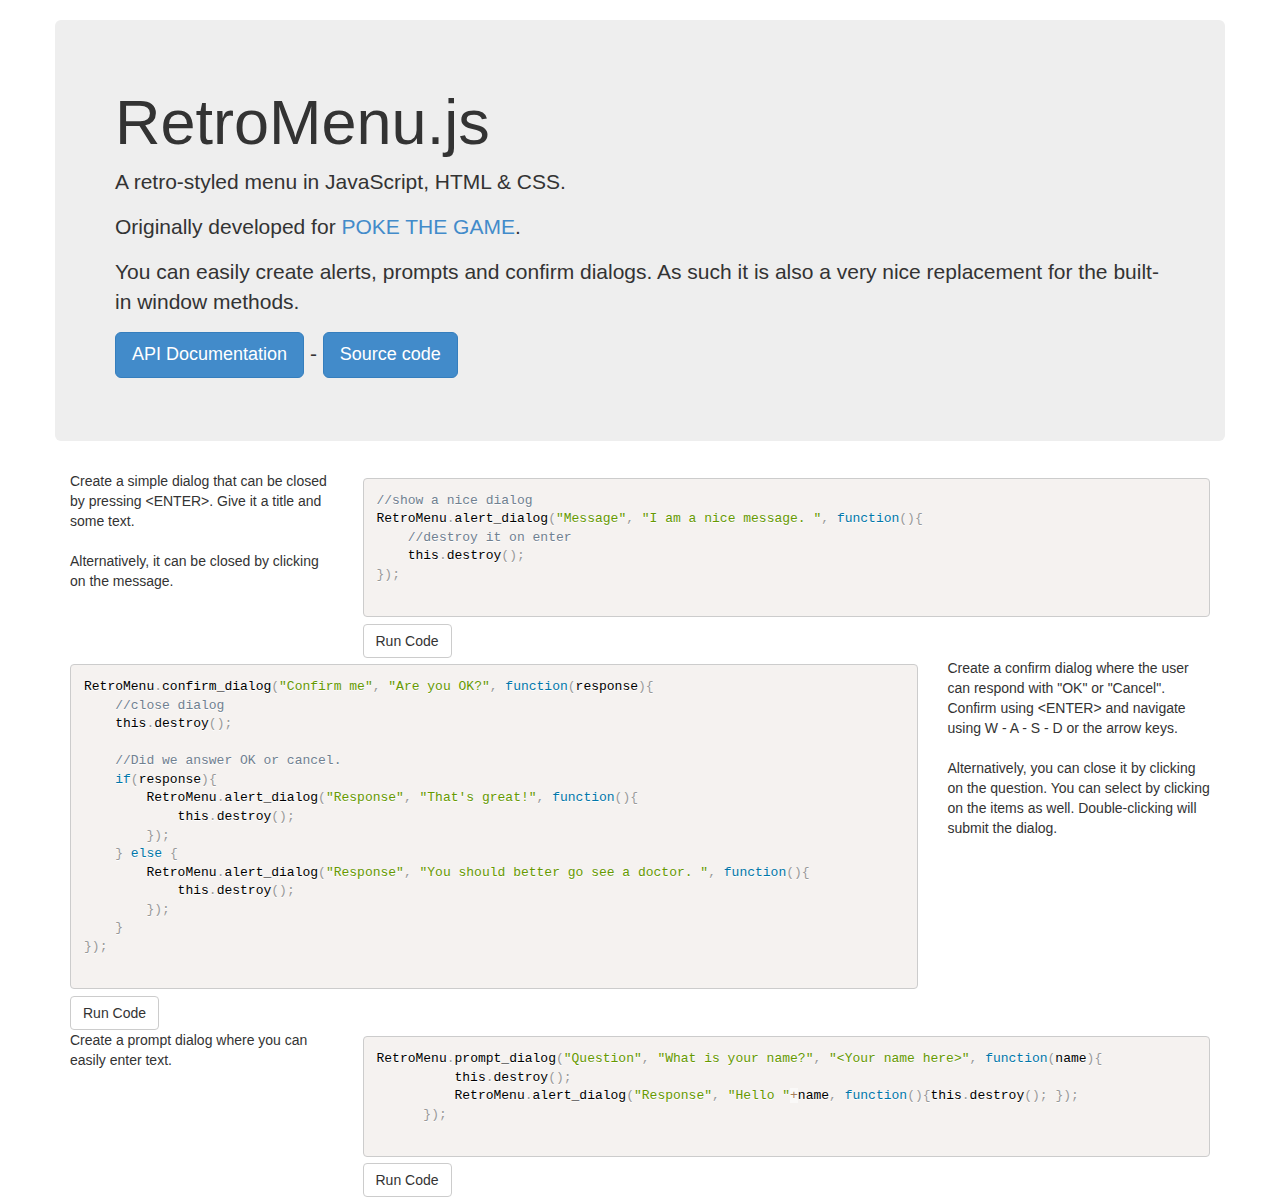
<file: index.html>
<!DOCTYPE html>
<html lang="en">
<head>
    <meta charset="utf-8">
    <meta name="viewport" content="width=device-width, initial-scale=1">
    <meta name="description" content="">
    <meta name="author" content="">

    <title>RetroMenu example. </title>

    <!-- Include jQuery -->
    <script type="text/javascript" src="bower_components/jquery/dist/jquery.min.js"></script>

    <!-- Include RetroMenu -->
    <script type="text/javascript" src="src/retroMenu.js"></script>
    <link rel="stylesheet" type="text/css" href="src/retroMenu.css">

    <!-- Include the nice font -->
    <link rel="stylesheet" type="text/css" href="lib/PressStart2P/PressStart2P.css">

    <!-- Example code -->
    <script type="text/javascript" src="src/example.js"></script>

    <!-- BS + syntax highlighting-->
    <link rel="stylesheet" href="bower_components/bootstrap/dist/css/bootstrap.min.css">
    <link rel="stylesheet" href="bower_components/prismjs/prism.css">
</head>
<body>
    <div class="container">
        <br />

        <div class="row">
            <div class="jumbotron">
                <h1>RetroMenu.js</h1>
                <p>A retro-styled menu in JavaScript, HTML &amp; CSS. </p>
                <p>Originally developed for <a href="https://github.com/Poke-the-Game/Poke" target="_blank">POKE THE GAME</a>. </p>
                <p>
                    You can easily create alerts, prompts and confirm dialogs. As such it is also a very nice replacement for the built-in window methods.

                </p>
                <p>
                    <a class="btn btn-primary btn-lg" role="button" href="doc/index.html">API Documentation</a>
                    -
                    <a class="btn btn-primary btn-lg" role="button" href="https://github.com/tkw1536/RetroMenu">Source code</a>
                </p>
            </div>
        </div>


        <div class="row">
            <div class="col-md-3">
                Create a simple dialog that can be closed by pressing &lt;ENTER&gt;. Give it a title and some text.
                <br /><br />
                Alternatively, it can be closed by clicking on the message.
            </div>
            <div class="col-md-9">
                <pre>
<code class="language-javascript">//show a nice dialog
RetroMenu.alert_dialog("Message", "I am a nice message. ", function(){
    //destroy it on enter
    this.destroy();
});    </code>
                </pre>

                <a class="btn btn-default" id="example1">Run Code</a>
            </div>
        </div>

        <div class="row">
            <div class="col-md-9">
                <pre>
<code class="language-javascript">RetroMenu.confirm_dialog("Confirm me", "Are you OK?", function(response){
    //close dialog
    this.destroy();

    //Did we answer OK or cancel.
    if(response){
        RetroMenu.alert_dialog("Response", "That's great!", function(){
            this.destroy();
        });
    } else {
        RetroMenu.alert_dialog("Response", "You should better go see a doctor. ", function(){
            this.destroy();
        });
    }
});</code>
                </pre>

                <a class="btn btn-default" id="example2">Run Code</a>
            </div>

            <div class="col-md-3">
                Create a confirm dialog where the user can respond with "OK" or "Cancel". Confirm using &lt;ENTER&gt; and navigate using W - A - S - D or the arrow keys.
                <br /><br />
                Alternatively, you can close it by clicking on the question. You can select by clicking on the items as well. Double-clicking will submit the dialog.
            </div>
        </div>

        <div class="row">
            <div class="col-md-3">
                Create a prompt dialog where you can easily enter text.
            </div>
            <div class="col-md-9">
                <pre>
<code class="language-javascript">RetroMenu.prompt_dialog("Question", "What is your name?", "&lt;Your name here&gt;", function(name){
          this.destroy();
          RetroMenu.alert_dialog("Response", "Hello "+name, function(){this.destroy(); });
      });</code>
                </pre>

                <a class="btn btn-default" id="example3">Run Code</a>
            </div>
        </div>


    </div><!-- /.container -->

    <!-- BS + syntax highlightin -->
    <script src="bower_components/bootstrap/dist/js/bootstrap.min.js"></script>
    <script src="bower_components/prismjs/prism.js"></script>
</body>
</html>
</file>
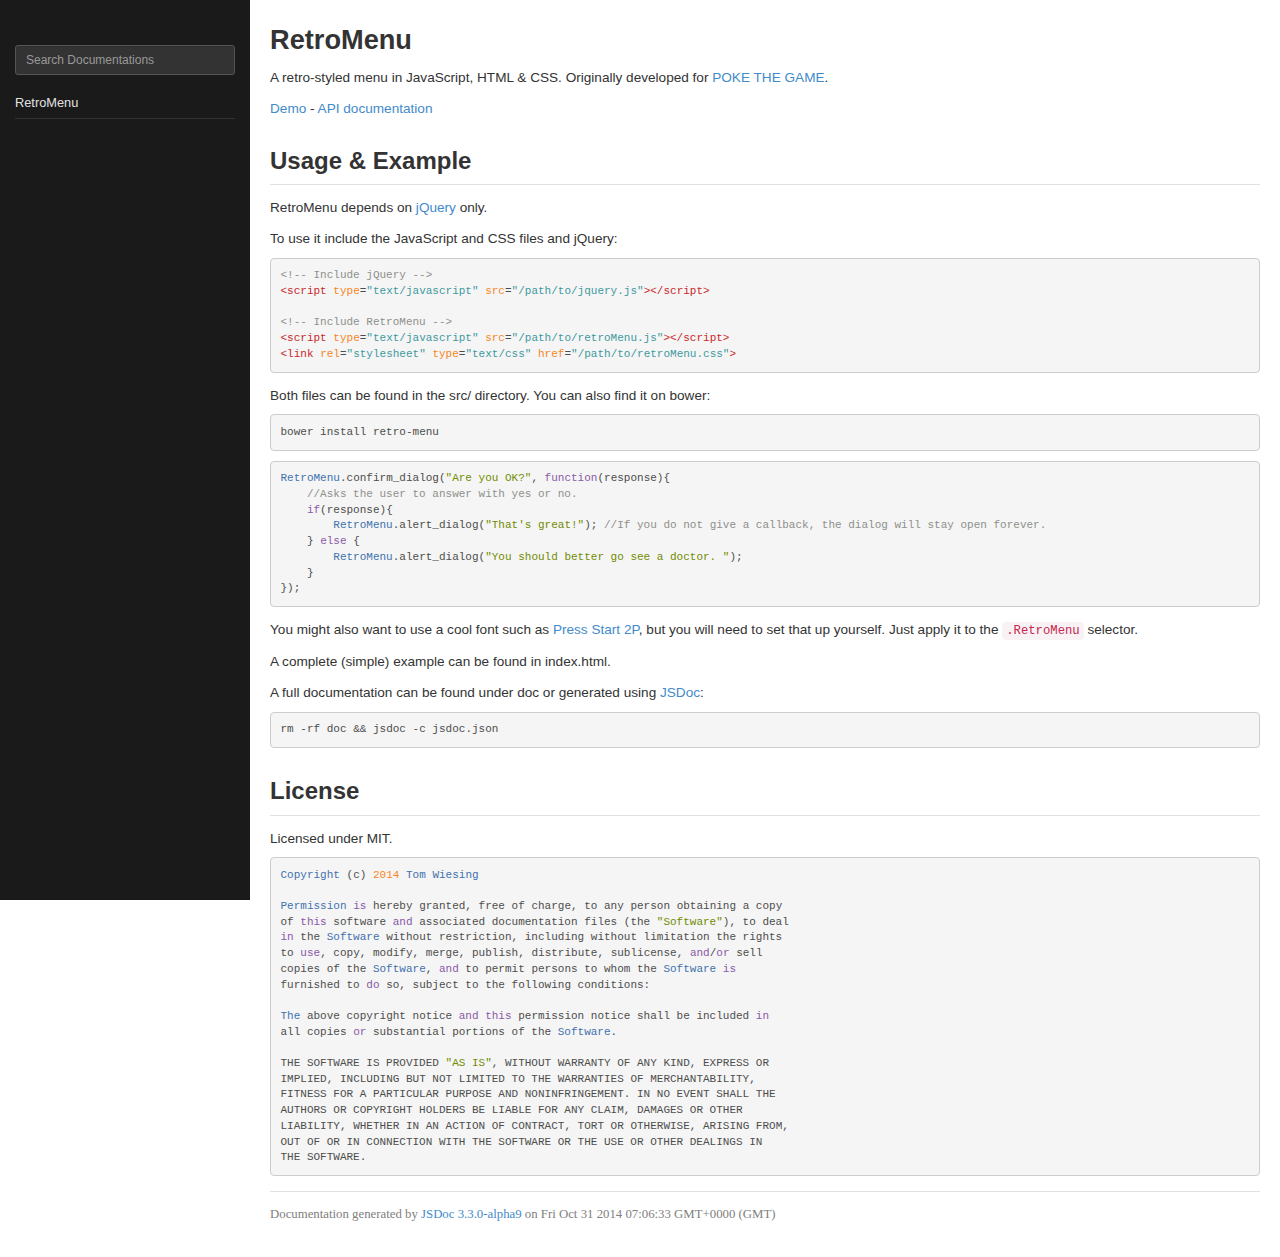
<file: doc/index.html>
<!DOCTYPE html>
<html>
<head>
    <meta charset="utf-8">
    <title>Index</title>
    
    
    <script src="scripts/prettify/prettify.js"></script>
    <script src="scripts/prettify/lang-css.js"></script>
    <script src="scripts/jquery.min.js"></script>
    <!--[if lt IE 9]>
      <script src="//html5shiv.googlecode.com/svn/trunk/html5.js"></script>
    <![endif]-->
    <link type="text/css" rel="stylesheet" href="styles/prettify-tomorrow.css">
    <link type="text/css" rel="stylesheet" href="styles/bootstrap.min.css">
    <link type="text/css" rel="stylesheet" href="styles/jaguar.css">
    
    
    <script>
    var config = {"monospaceLinks":false,"cleverLinks":false,"default":{}};
    </script>
    

    
</head>
<body>
<div id="wrap" class="clearfix">
    
<div class="navigation">
    <h3 class="applicationName"><a href="index.html"></a></h3>

    <div class="search">
        <input id="search" type="text" class="form-control input-sm" placeholder="Search Documentations">
    </div>
    <ul class="list">
    
        <li class="item" data-name="RetroMenu">
            <span class="title">
                <a href="RetroMenu.html">RetroMenu</a>
                
            </span>
            <ul class="members itemMembers">
            
            <span class="subtitle">Members</span>
            
                <li data-name="RetroMenu.confirm_false"><a href="RetroMenu.html#confirm_false">confirm_false</a></li>
            
                <li data-name="RetroMenu.confirm_true"><a href="RetroMenu.html#confirm_true">confirm_true</a></li>
            
                <li data-name="RetroMenu.dblclick_timeout"><a href="RetroMenu.html#dblclick_timeout">dblclick_timeout</a></li>
            
                <li data-name="RetroMenu.keyActions"><a href="RetroMenu.html#keyActions">keyActions</a></li>
            
                <li data-name="RetroMenu.keyCodes"><a href="RetroMenu.html#keyCodes">keyCodes</a></li>
            
                <li data-name="RetroMenu#_display_element"><a href="RetroMenu.html#_display_element">_display_element</a></li>
            
                <li data-name="RetroMenu#_hook_element"><a href="RetroMenu.html#_hook_element">_hook_element</a></li>
            
                <li data-name="RetroMenu#_title"><a href="RetroMenu.html#_title">_title</a></li>
            
            </ul>
            <ul class="typedefs itemMembers">
            
            <span class="subtitle">Typedefs</span>
            
                <li data-name="RetroMenu~alertCallback"><a href="RetroMenu.html#alertCallback">alertCallback</a></li>
            
                <li data-name="RetroMenu~confirmCallback"><a href="RetroMenu.html#confirmCallback">confirmCallback</a></li>
            
                <li data-name="RetroMenu~promptCallback"><a href="RetroMenu.html#promptCallback">promptCallback</a></li>
            
                <li data-name="RetroMenu~selectCallback"><a href="RetroMenu.html#selectCallback">selectCallback</a></li>
            
            </ul>
            <ul class="methods itemMembers">
            
            <span class="subtitle">Methods</span>
            
                <li data-name="RetroMenu.alert_dialog"><a href="RetroMenu.html#alert_dialog">alert_dialog</a></li>
            
                <li data-name="RetroMenu.confirm_dialog"><a href="RetroMenu.html#confirm_dialog">confirm_dialog</a></li>
            
                <li data-name="RetroMenu.example"><a href="RetroMenu.html#example">example</a></li>
            
                <li data-name="RetroMenu.prompt_dialog"><a href="RetroMenu.html#prompt_dialog">prompt_dialog</a></li>
            
                <li data-name="RetroMenu.select_dialog"><a href="RetroMenu.html#select_dialog">select_dialog</a></li>
            
                <li data-name="RetroMenu#alert"><a href="RetroMenu.html#alert">alert</a></li>
            
                <li data-name="RetroMenu#confirm"><a href="RetroMenu.html#confirm">confirm</a></li>
            
                <li data-name="RetroMenu#destroy"><a href="RetroMenu.html#destroy">destroy</a></li>
            
                <li data-name="RetroMenu#init"><a href="RetroMenu.html#init">init</a></li>
            
                <li data-name="RetroMenu#prompt"><a href="RetroMenu.html#prompt">prompt</a></li>
            
                <li data-name="RetroMenu#select"><a href="RetroMenu.html#select">select</a></li>
            
                <li data-name="RetroMenu#start_hooks"><a href="RetroMenu.html#start_hooks">start_hooks</a></li>
            
                <li data-name="RetroMenu#stop_hooks"><a href="RetroMenu.html#stop_hooks">stop_hooks</a></li>
            
                <li data-name="RetroMenu#tab"><a href="RetroMenu.html#tab">tab</a></li>
            
            </ul>
            <ul class="events itemMembers">
            
            </ul>
        </li>
    
    </ul>
</div>
    <div class="main">
        <h1 class="page-title" data-filename="index.html">Index</h1>
        


    


    <h3> </h3>








    




    <section>
        <article class="readme"><h1>RetroMenu</h1><p>A retro-styled menu in JavaScript, HTML &amp; CSS. Originally developed for <a href="https://github.com/Poke-the-Game/Poke">POKE THE GAME</a>.  </p>
<p><a href="https://tkw1536.github.io/RetroMenu/">Demo</a> - <a href="https://tkw1536.github.io/RetroMenu/doc/">API documentation</a></p>
<h2>Usage &amp; Example</h2><p>RetroMenu depends on <a href="https://jquery.com">jQuery</a> only.</p>
<p>To use it include the JavaScript and CSS files and jQuery:</p>
<pre class="prettyprint source lang-html"><code>&lt;!-- Include jQuery -->
&lt;script type=&quot;text/javascript&quot; src=&quot;/path/to/jquery.js&quot;>&lt;/script>

&lt;!-- Include RetroMenu -->
&lt;script type=&quot;text/javascript&quot; src=&quot;/path/to/retroMenu.js&quot;>&lt;/script>
&lt;link rel=&quot;stylesheet&quot; type=&quot;text/css&quot; href=&quot;/path/to/retroMenu.css&quot;></code></pre><p>Both files can be found in the src/ directory. You can also find it on bower:</p>
<pre class="prettyprint source lang-bash"><code>bower install retro-menu</code></pre><pre class="prettyprint source lang-js"><code>RetroMenu.confirm_dialog(&quot;Are you OK?&quot;, function(response){
    //Asks the user to answer with yes or no.
    if(response){
        RetroMenu.alert_dialog(&quot;That's great!&quot;); //If you do not give a callback, the dialog will stay open forever.
    } else {
        RetroMenu.alert_dialog(&quot;You should better go see a doctor. &quot;);
    }
});</code></pre><p>You might also want to use a cool font such as <a href="https://www.google.com/fonts/specimen/Press+Start+2P">Press Start 2P</a>, but you will need to set that up yourself. Just apply it to the <code>.RetroMenu</code> selector.</p>
<p>A complete (simple) example can be found in index.html.</p>
<p>A full documentation can be found under doc or generated using <a href="https://github.com/jsdoc3/jsdoc">JSDoc</a>:  </p>
<pre class="prettyprint source lang-bash"><code>rm -rf doc && jsdoc -c jsdoc.json</code></pre><h2>License</h2><p>Licensed under MIT.</p>
<pre class="prettyprint source"><code>Copyright (c) 2014 Tom Wiesing

Permission is hereby granted, free of charge, to any person obtaining a copy
of this software and associated documentation files (the &quot;Software&quot;), to deal
in the Software without restriction, including without limitation the rights
to use, copy, modify, merge, publish, distribute, sublicense, and/or sell
copies of the Software, and to permit persons to whom the Software is
furnished to do so, subject to the following conditions:

The above copyright notice and this permission notice shall be included in
all copies or substantial portions of the Software.

THE SOFTWARE IS PROVIDED &quot;AS IS&quot;, WITHOUT WARRANTY OF ANY KIND, EXPRESS OR
IMPLIED, INCLUDING BUT NOT LIMITED TO THE WARRANTIES OF MERCHANTABILITY,
FITNESS FOR A PARTICULAR PURPOSE AND NONINFRINGEMENT. IN NO EVENT SHALL THE
AUTHORS OR COPYRIGHT HOLDERS BE LIABLE FOR ANY CLAIM, DAMAGES OR OTHER
LIABILITY, WHETHER IN AN ACTION OF CONTRACT, TORT OR OTHERWISE, ARISING FROM,
OUT OF OR IN CONNECTION WITH THE SOFTWARE OR THE USE OR OTHER DEALINGS IN
THE SOFTWARE.</code></pre></article>
    </section>






        

        <footer>
            Documentation generated by <a href="https://github.com/jsdoc3/jsdoc">JSDoc 3.3.0-alpha9</a> on Fri Oct 31 2014 07:06:33 GMT+0000 (GMT)
        </footer>
    </div>
</div>
<script>prettyPrint();</script>
<script src="scripts/linenumber.js"></script>
<script src="scripts/main.js"></script>
</body>
</html>
</file>
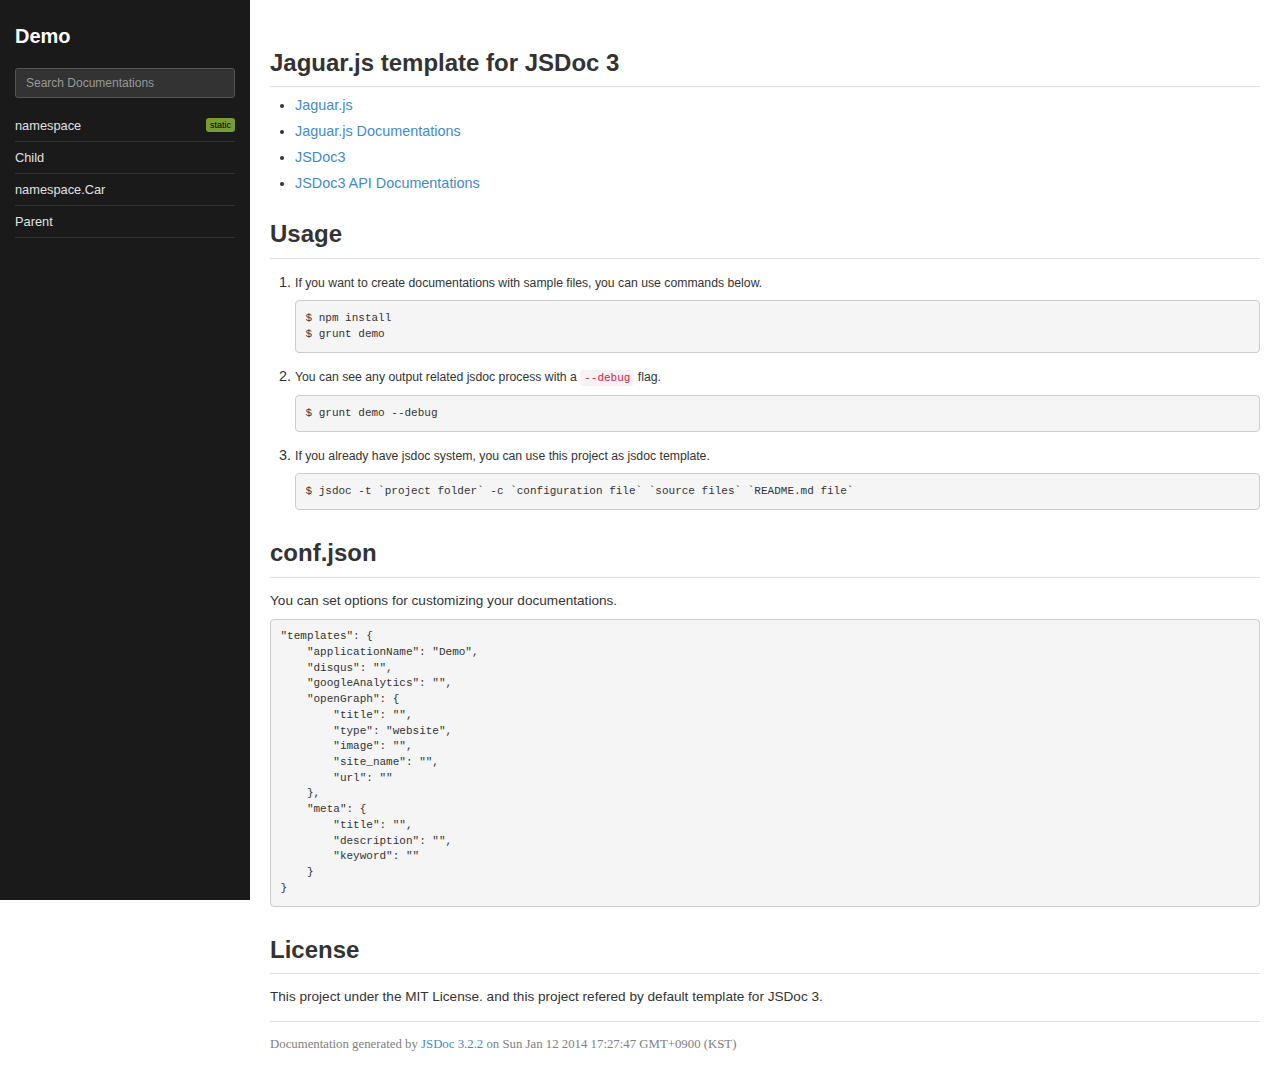
<file: lib/jaguarjs-jsdoc/demo/dist/index.html>
<!DOCTYPE html>
<html>
<head>
    <meta charset="utf-8">
    <title>Index</title>
    <meta name="description" content="" />
    <meta name="keywords" content="" />
    <meta name="keyword" content="" />
    <meta property="og:title" content=""/>
    <meta property="og:type" content="website"/>
    <meta property="og:image" content=""/>
    <meta property="og:site_name" content=""/>
    <meta property="og:url" content=""/>
    <script src="scripts/prettify/prettify.js"></script>
    <script src="scripts/prettify/lang-css.js"></script>
    <script src="scripts/jquery.min.js"></script>
    <!--[if lt IE 9]>
      <script src="//html5shiv.googlecode.com/svn/trunk/html5.js"></script>
    <![endif]-->
    <link type="text/css" rel="stylesheet" href="styles/prettify-tomorrow.css">
    <link type="text/css" rel="stylesheet" href="styles/bootstrap.min.css">
    <link type="text/css" rel="stylesheet" href="styles/jaguar.css">
    
    
    <script>
    var config = {"monospaceLinks":true,"cleverLinks":true,"default":{"outputSourceFiles":true},"applicationName":"Demo","disqus":"","googleAnalytics":"","openGraph":{"title":"","type":"website","image":"","site_name":"","url":""},"meta":{"title":"","description":"","keyword":""}};
    </script>
    

    
</head>
<body>
<div id="wrap" class="clearfix">
    
<div class="navigation">
    <h3 class="applicationName"><a href="index.html">Demo</a></h3>

    <div class="search">
        <input id="search" type="text" class="form-control input-sm" placeholder="Search Documentations">
    </div>
    <ul class="list">
    
        <li class="item" data-name="namespace">
            <span class="title">
                <a href="namespace.html">namespace</a>
                
                <span class="static">static</span>
                
            </span>
            <ul class="members itemMembers">
            
            </ul>
            <ul class="typedefs itemMembers">
            
            </ul>
            <ul class="methods itemMembers">
            
            </ul>
            <ul class="events itemMembers">
            
            </ul>
        </li>
    
        <li class="item" data-name="Child">
            <span class="title">
                <a href="Child.html">Child</a>
                
            </span>
            <ul class="members itemMembers">
            
            <span class="subtitle">Members</span>
            
                <li data-name="Child#testProperty"><a href="Child.html#testProperty">testProperty</a></li>
            
                <li data-name="Child#testPropertyInChild"><a href="Child.html#testPropertyInChild">testPropertyInChild</a></li>
            
            </ul>
            <ul class="typedefs itemMembers">
            
            </ul>
            <ul class="methods itemMembers">
            
            <span class="subtitle">Methods</span>
            
                <li data-name="Child#returnObject"><a href="Child.html#returnObject">returnObject</a></li>
            
                <li data-name="Child#testMethod"><a href="Child.html#testMethod">testMethod</a></li>
            
                <li data-name="Child#testMethodInChild"><a href="Child.html#testMethodInChild">testMethodInChild</a></li>
            
            </ul>
            <ul class="events itemMembers">
            
            </ul>
        </li>
    
        <li class="item" data-name="namespace.Car">
            <span class="title">
                <a href="namespace.Car.html">namespace.Car</a>
                
            </span>
            <ul class="members itemMembers">
            
            </ul>
            <ul class="typedefs itemMembers">
            
            </ul>
            <ul class="methods itemMembers">
            
            <span class="subtitle">Methods</span>
            
                <li data-name="namespace.Car#testMethod"><a href="namespace.Car.html#testMethod">testMethod</a></li>
            
            </ul>
            <ul class="events itemMembers">
            
            <span class="subtitle">Events</span>
            
                <li data-name="namespace.Car#event:testEvent"><a href="namespace.Car.html#event:testEvent">testEvent</a></li>
            
            </ul>
        </li>
    
        <li class="item" data-name="Parent">
            <span class="title">
                <a href="Parent.html">Parent</a>
                
            </span>
            <ul class="members itemMembers">
            
            <span class="subtitle">Members</span>
            
                <li data-name="Parent#testProperty"><a href="Parent.html#testProperty">testProperty</a></li>
            
            </ul>
            <ul class="typedefs itemMembers">
            
            </ul>
            <ul class="methods itemMembers">
            
            <span class="subtitle">Methods</span>
            
                <li data-name="Parent#testMethod"><a href="Parent.html#testMethod">testMethod</a></li>
            
            </ul>
            <ul class="events itemMembers">
            
            </ul>
        </li>
    
    </ul>
</div>
    <div class="main">
        <h1 class="page-title" data-filename="index.html">Index</h1>
        


    


    <h3> </h3>








    




    <section>
        <article class="readme"><h2>Jaguar.js template for JSDoc 3</h2>
<ul>
<li><a href="http://davidshimjs.github.io/jaguarjs">Jaguar.js</a></li>
<li><a href="http://davidshimjs.github.io/jaguarjs/doc">Jaguar.js Documentations</a></li>
<li><a href="https://github.com/jsdoc3/jsdoc">JSDoc3</a></li>
<li><a href="http://usejsdoc.org">JSDoc3 API Documentations</a></li>
</ul>
<h2>Usage</h2>
<ol>
<li><p>If you want to create documentations with sample files, you can use commands below.</p>
<pre><code>$ npm install
$ grunt demo</code></pre>
</li>
<li><p>You can see any output related jsdoc process with a <code>--debug</code> flag.</p>
<pre><code>$ grunt demo --debug</code></pre>
</li>
<li><p>If you already have jsdoc system, you can use this project as jsdoc template.</p>
<pre><code>$ jsdoc -t `project folder` -c `configuration file` `source files` `README.md file`</code></pre>
</li>
</ol>
<h2>conf.json</h2>
<p>You can set options for customizing your documentations.</p>
<pre><code>&quot;templates&quot;: {
    &quot;applicationName&quot;: &quot;Demo&quot;,
    &quot;disqus&quot;: &quot;&quot;,
    &quot;googleAnalytics&quot;: &quot;&quot;,
    &quot;openGraph&quot;: {
        &quot;title&quot;: &quot;&quot;,
        &quot;type&quot;: &quot;website&quot;,
        &quot;image&quot;: &quot;&quot;,
        &quot;site_name&quot;: &quot;&quot;,
        &quot;url&quot;: &quot;&quot;
    },
    &quot;meta&quot;: {
        &quot;title&quot;: &quot;&quot;,
        &quot;description&quot;: &quot;&quot;,
        &quot;keyword&quot;: &quot;&quot;
    }
}</code></pre>
<h2>License</h2>
<p>This project under the MIT License. and this project refered by default template for JSDoc 3.</p></article>
    </section>






        

        <footer>
            Documentation generated by <a href="https://github.com/jsdoc3/jsdoc">JSDoc 3.2.2</a> on Sun Jan 12 2014 17:27:47 GMT+0900 (KST)
        </footer>
    </div>
</div>
<script>prettyPrint();</script>
<script src="scripts/linenumber.js"></script>
<script src="scripts/main.js"></script>
</body>
</html>
</file>
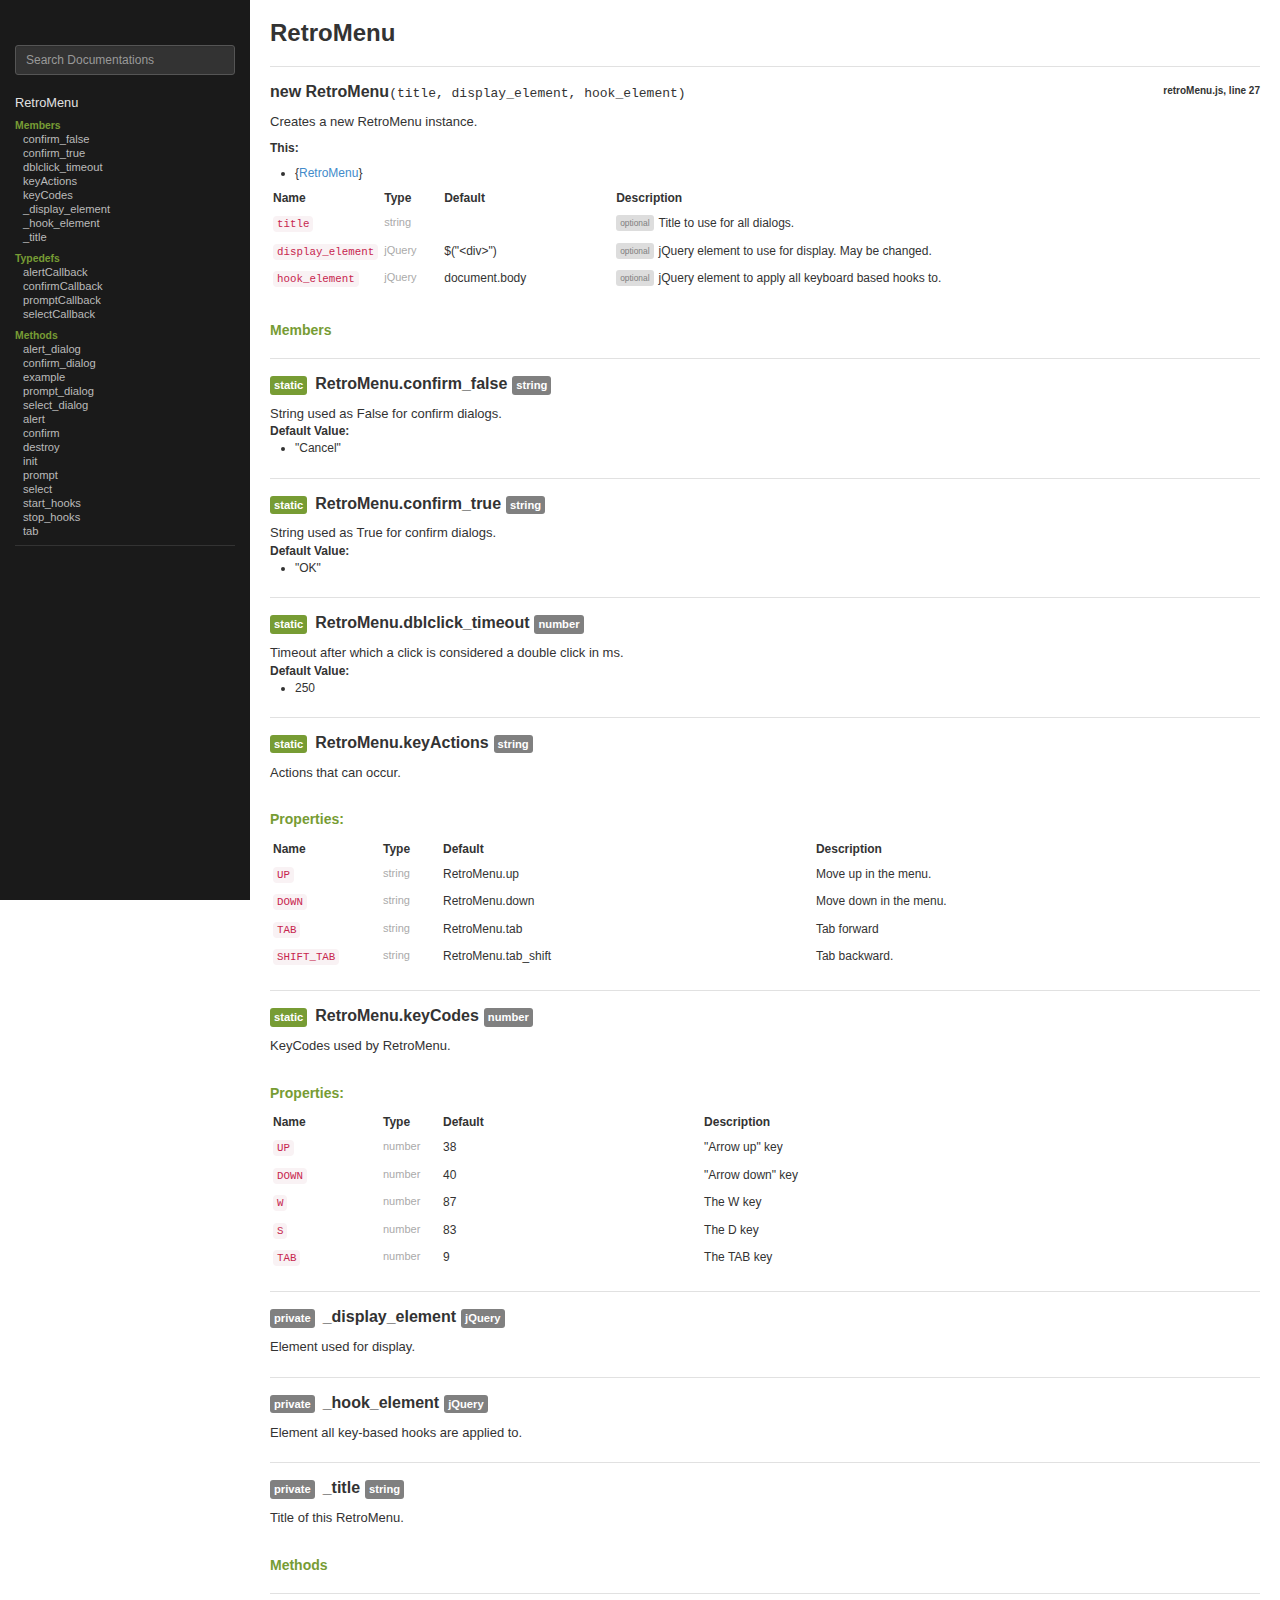
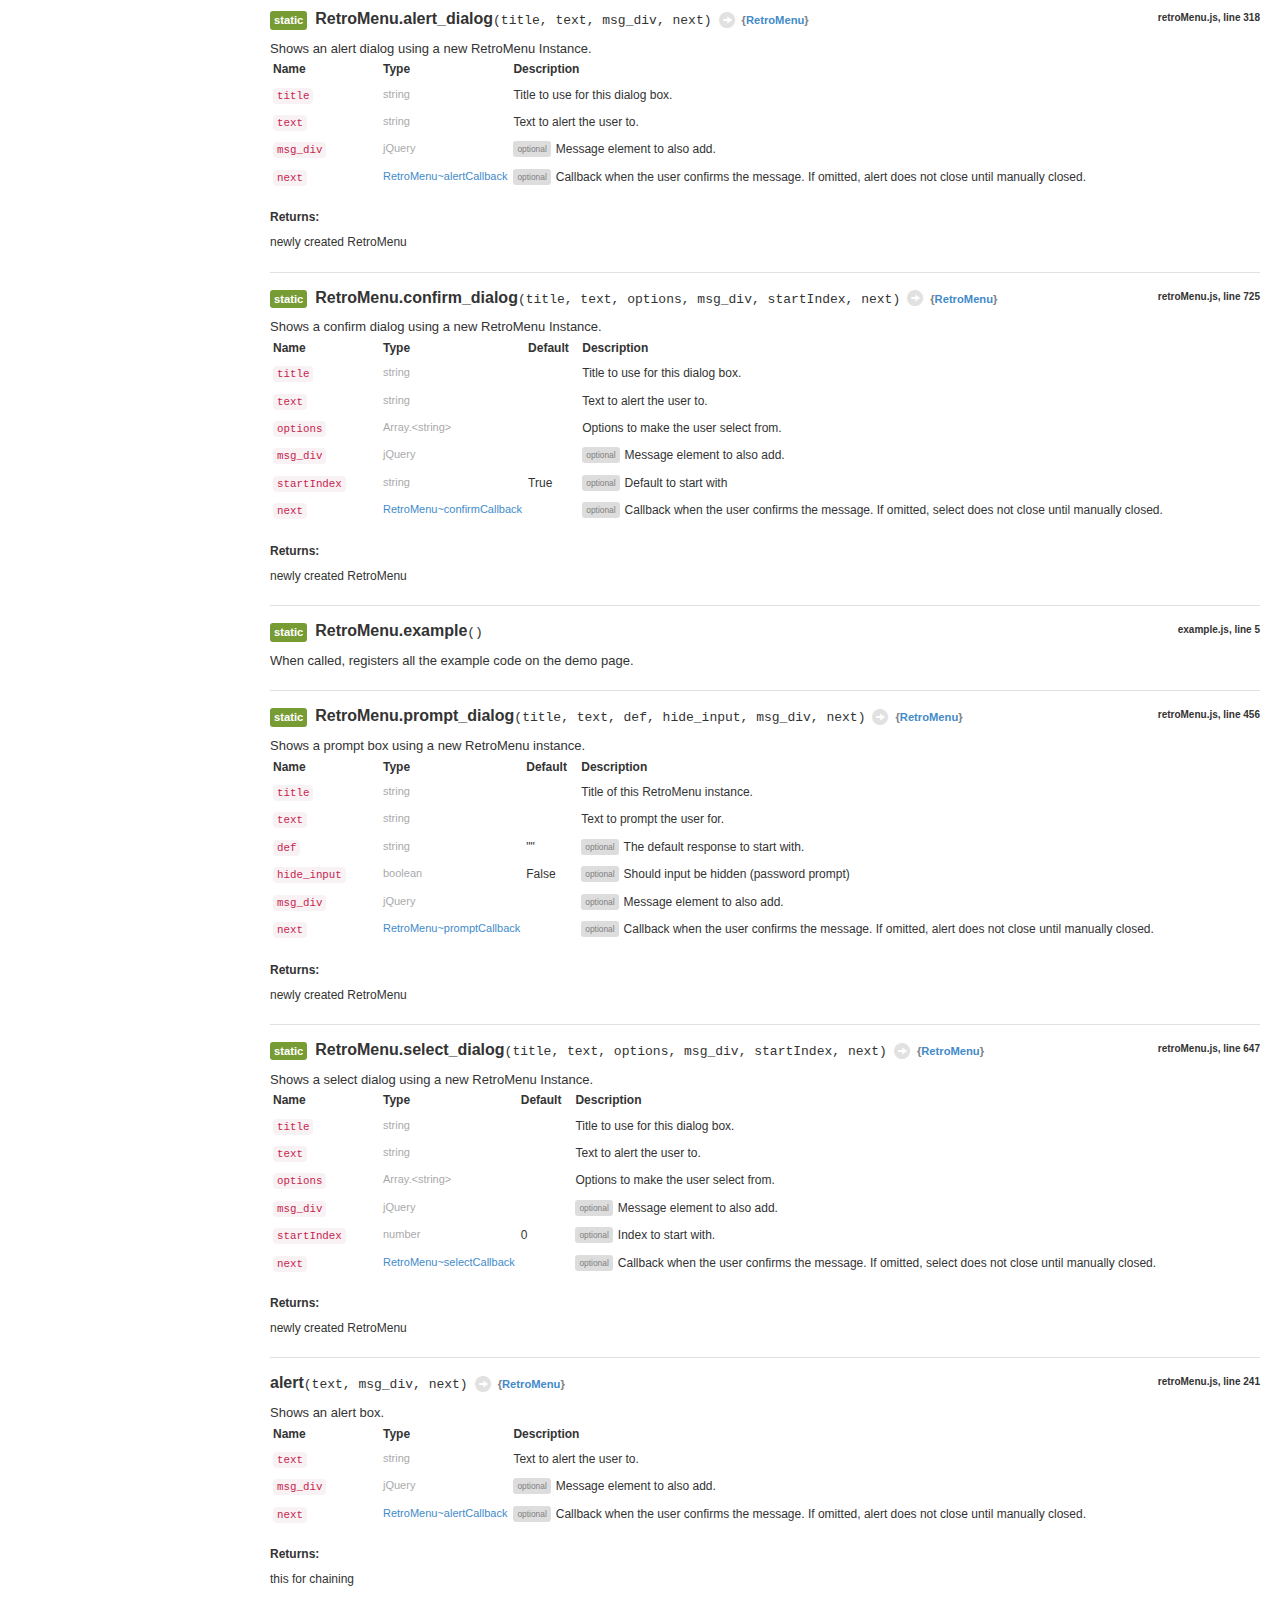
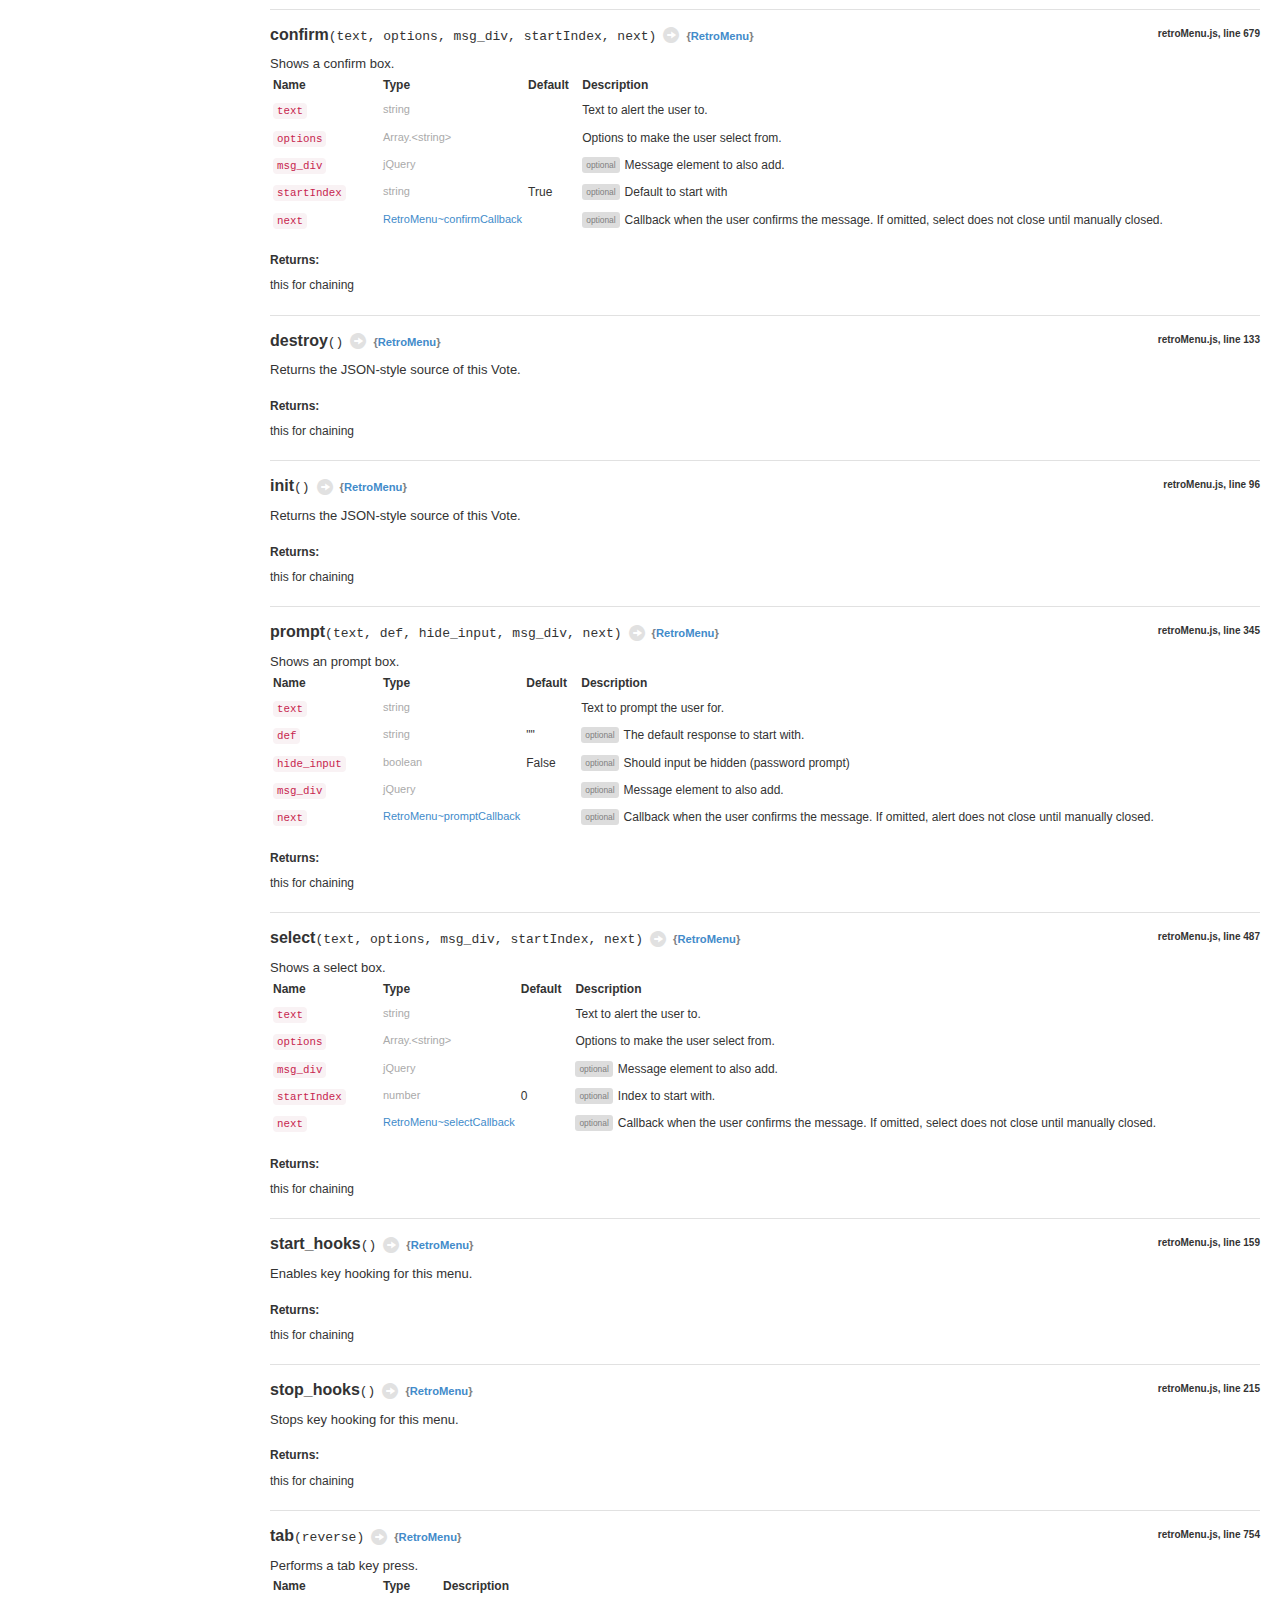
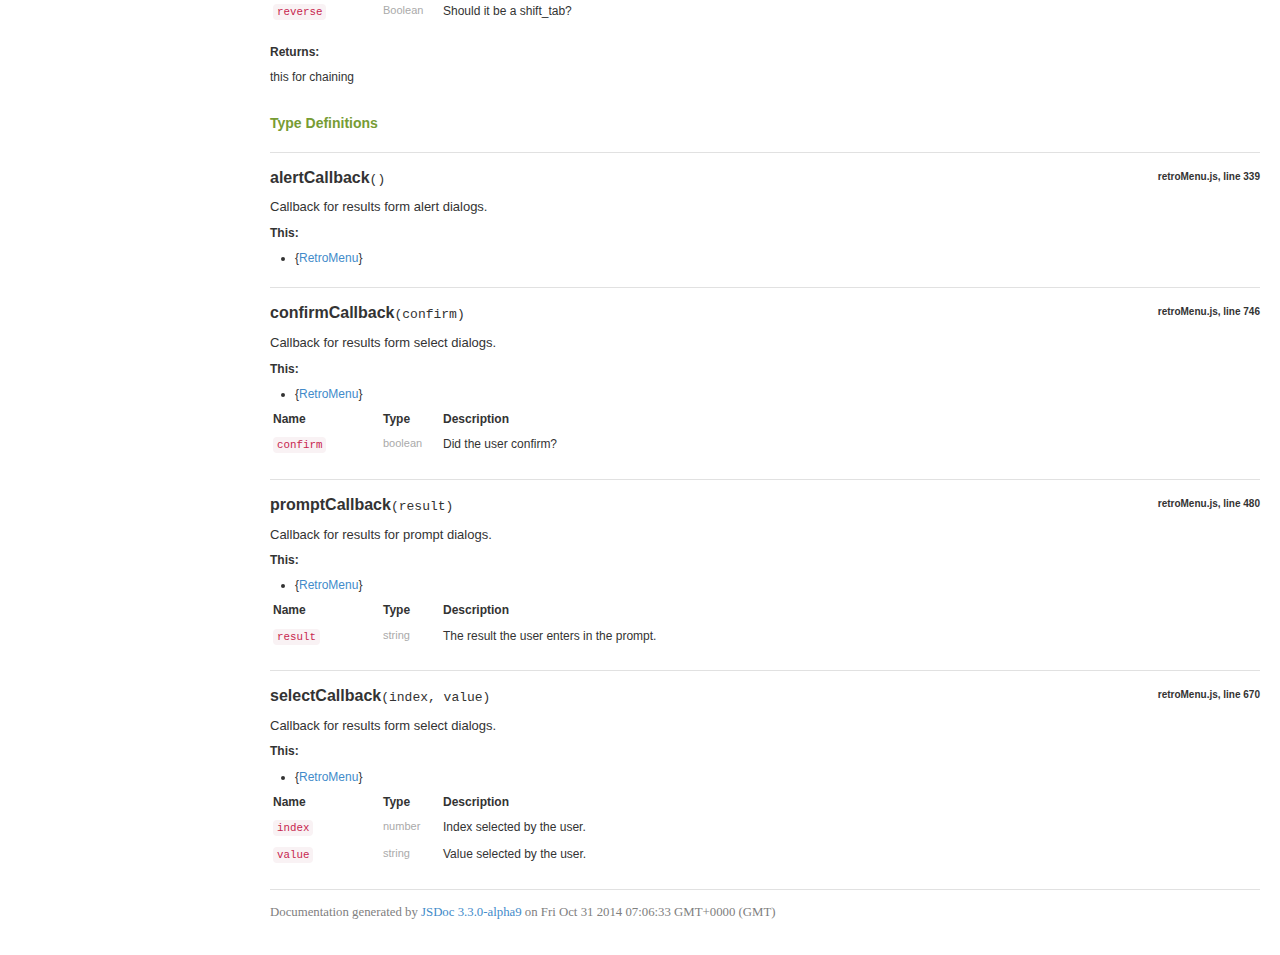
<file: doc/RetroMenu.html>
<!DOCTYPE html>
<html>
<head>
    <meta charset="utf-8">
    <title>Class: RetroMenu</title>
    
    
    <script src="scripts/prettify/prettify.js"></script>
    <script src="scripts/prettify/lang-css.js"></script>
    <script src="scripts/jquery.min.js"></script>
    <!--[if lt IE 9]>
      <script src="//html5shiv.googlecode.com/svn/trunk/html5.js"></script>
    <![endif]-->
    <link type="text/css" rel="stylesheet" href="styles/prettify-tomorrow.css">
    <link type="text/css" rel="stylesheet" href="styles/bootstrap.min.css">
    <link type="text/css" rel="stylesheet" href="styles/jaguar.css">
    
    
    <script>
    var config = {"monospaceLinks":false,"cleverLinks":false,"default":{}};
    </script>
    

    
</head>
<body>
<div id="wrap" class="clearfix">
    
<div class="navigation">
    <h3 class="applicationName"><a href="index.html"></a></h3>

    <div class="search">
        <input id="search" type="text" class="form-control input-sm" placeholder="Search Documentations">
    </div>
    <ul class="list">
    
        <li class="item" data-name="RetroMenu">
            <span class="title">
                <a href="RetroMenu.html">RetroMenu</a>
                
            </span>
            <ul class="members itemMembers">
            
            <span class="subtitle">Members</span>
            
                <li data-name="RetroMenu.confirm_false"><a href="RetroMenu.html#confirm_false">confirm_false</a></li>
            
                <li data-name="RetroMenu.confirm_true"><a href="RetroMenu.html#confirm_true">confirm_true</a></li>
            
                <li data-name="RetroMenu.dblclick_timeout"><a href="RetroMenu.html#dblclick_timeout">dblclick_timeout</a></li>
            
                <li data-name="RetroMenu.keyActions"><a href="RetroMenu.html#keyActions">keyActions</a></li>
            
                <li data-name="RetroMenu.keyCodes"><a href="RetroMenu.html#keyCodes">keyCodes</a></li>
            
                <li data-name="RetroMenu#_display_element"><a href="RetroMenu.html#_display_element">_display_element</a></li>
            
                <li data-name="RetroMenu#_hook_element"><a href="RetroMenu.html#_hook_element">_hook_element</a></li>
            
                <li data-name="RetroMenu#_title"><a href="RetroMenu.html#_title">_title</a></li>
            
            </ul>
            <ul class="typedefs itemMembers">
            
            <span class="subtitle">Typedefs</span>
            
                <li data-name="RetroMenu~alertCallback"><a href="RetroMenu.html#alertCallback">alertCallback</a></li>
            
                <li data-name="RetroMenu~confirmCallback"><a href="RetroMenu.html#confirmCallback">confirmCallback</a></li>
            
                <li data-name="RetroMenu~promptCallback"><a href="RetroMenu.html#promptCallback">promptCallback</a></li>
            
                <li data-name="RetroMenu~selectCallback"><a href="RetroMenu.html#selectCallback">selectCallback</a></li>
            
            </ul>
            <ul class="methods itemMembers">
            
            <span class="subtitle">Methods</span>
            
                <li data-name="RetroMenu.alert_dialog"><a href="RetroMenu.html#alert_dialog">alert_dialog</a></li>
            
                <li data-name="RetroMenu.confirm_dialog"><a href="RetroMenu.html#confirm_dialog">confirm_dialog</a></li>
            
                <li data-name="RetroMenu.example"><a href="RetroMenu.html#example">example</a></li>
            
                <li data-name="RetroMenu.prompt_dialog"><a href="RetroMenu.html#prompt_dialog">prompt_dialog</a></li>
            
                <li data-name="RetroMenu.select_dialog"><a href="RetroMenu.html#select_dialog">select_dialog</a></li>
            
                <li data-name="RetroMenu#alert"><a href="RetroMenu.html#alert">alert</a></li>
            
                <li data-name="RetroMenu#confirm"><a href="RetroMenu.html#confirm">confirm</a></li>
            
                <li data-name="RetroMenu#destroy"><a href="RetroMenu.html#destroy">destroy</a></li>
            
                <li data-name="RetroMenu#init"><a href="RetroMenu.html#init">init</a></li>
            
                <li data-name="RetroMenu#prompt"><a href="RetroMenu.html#prompt">prompt</a></li>
            
                <li data-name="RetroMenu#select"><a href="RetroMenu.html#select">select</a></li>
            
                <li data-name="RetroMenu#start_hooks"><a href="RetroMenu.html#start_hooks">start_hooks</a></li>
            
                <li data-name="RetroMenu#stop_hooks"><a href="RetroMenu.html#stop_hooks">stop_hooks</a></li>
            
                <li data-name="RetroMenu#tab"><a href="RetroMenu.html#tab">tab</a></li>
            
            </ul>
            <ul class="events itemMembers">
            
            </ul>
        </li>
    
    </ul>
</div>
    <div class="main">
        <h1 class="page-title" data-filename="RetroMenu.html">Class: RetroMenu</h1>
        



<section>
    
<header>
    <h2>
    RetroMenu
    </h2>
    
</header>  

<article>
    <div class="container-overview">
    
    
    
        
<dt>
    <div class="nameContainer">
        <h4 class="name" id="RetroMenu">
            
            new RetroMenu<span class="signature">(<span class="optional">title</span>, <span class="optional">display_element</span>, <span class="optional">hook_element</span>)</span>
        </h4>
    
        
        <div class="tag-source">
            retroMenu.js, line 27
        </div>
        
    </div>

    
</dt>
<dd>
    
    
    <div class="description">
        Creates a new RetroMenu instance.
    </div>
    

    
    
    
        <h5>This:</h5>
        <ul><li>{<a href="RetroMenu.html">RetroMenu</a>}</li></ul>
    
    
    
        

<table class="params">
    <thead>
	<tr>
		
		<th>Name</th>
		
		
		<th>Type</th>
		
		
		<th>Default</th>
		
		
		<th class="last">Description</th>
	</tr>
	</thead>
	
	<tbody>
	
	
        <tr>
            
                <td class="name"><code>title</code></td>
            
            
            <td class="type">
            
                
<span class="param-type">string</span>


            
            </td>
            
            
                <td class="default">
                
                </td>
            
            
            <td class="description last">
                
                    
                        <span class="optional">optional</span>
                    
                    
                        
                    
                
                Title to use for all dialogs.</td>
        </tr>
	
	
	
        <tr>
            
                <td class="name"><code>display_element</code></td>
            
            
            <td class="type">
            
                
<span class="param-type">jQuery</span>


            
            </td>
            
            
                <td class="default">
                
                    $("&lt;div>")
                
                </td>
            
            
            <td class="description last">
                
                    
                        <span class="optional">optional</span>
                    
                    
                        
                    
                
                jQuery element to use for display. May be changed.</td>
        </tr>
	
	
	
        <tr>
            
                <td class="name"><code>hook_element</code></td>
            
            
            <td class="type">
            
                
<span class="param-type">jQuery</span>


            
            </td>
            
            
                <td class="default">
                
                    document.body
                
                </td>
            
            
            <td class="description last">
                
                    
                        <span class="optional">optional</span>
                    
                    
                        
                    
                
                jQuery element to apply all keyboard based hooks to.</td>
        </tr>
	
	
	</tbody>
</table>
    
    
    
<dl class="details">
    
        
    
    
    

    
    
    
    
    
    
    
    
    
    
    
    
    
    
    
</dl>

    
    

    

    
    
    
    
    
    
    
</dd>

    
    </div>
    
    
    
    
    
    
    
    
    
    
    
    
        <h3 class="subsection-title">Members</h3>
        
        <dl>
            
<dt>
    <div class="nameContainer">
        <h4 class="name" id="confirm_false"><span class="type-signature static">static</span>RetroMenu.confirm_false<span class="type-signature type string">string</span> </h4>
    </div>
    
    
</dt>
<dd>
    
    <div class="description">
        String used as False for confirm dialogs.
    </div>
    
    
    
<dl class="details">
    
        
    
    
    

    
    
    
    
    
    
    
    
    
    <dt class="tag-default">Default Value:</dt>
    <dd class="tag-default"><ul class="dummy"><li>"Cancel"</li></ul></dd>
    
    
    
    
    
    
    
</dl>

    
    
</dd>

        
            
<dt>
    <div class="nameContainer">
        <h4 class="name" id="confirm_true"><span class="type-signature static">static</span>RetroMenu.confirm_true<span class="type-signature type string">string</span> </h4>
    </div>
    
    
</dt>
<dd>
    
    <div class="description">
        String used as True for confirm dialogs.
    </div>
    
    
    
<dl class="details">
    
        
    
    
    

    
    
    
    
    
    
    
    
    
    <dt class="tag-default">Default Value:</dt>
    <dd class="tag-default"><ul class="dummy"><li>"OK"</li></ul></dd>
    
    
    
    
    
    
    
</dl>

    
    
</dd>

        
            
<dt>
    <div class="nameContainer">
        <h4 class="name" id="dblclick_timeout"><span class="type-signature static">static</span>RetroMenu.dblclick_timeout<span class="type-signature type number">number</span> </h4>
    </div>
    
    
</dt>
<dd>
    
    <div class="description">
        Timeout after which a click is considered a double click in ms.
    </div>
    
    
    
<dl class="details">
    
        
    
    
    

    
    
    
    
    
    
    
    
    
    <dt class="tag-default">Default Value:</dt>
    <dd class="tag-default"><ul class="dummy"><li>250</li></ul></dd>
    
    
    
    
    
    
    
</dl>

    
    
</dd>

        
            
<dt>
    <div class="nameContainer">
        <h4 class="name" id="keyActions"><span class="type-signature static">static</span>RetroMenu.keyActions<span class="type-signature type string">string</span> </h4>
    </div>
    
    
</dt>
<dd>
    
    <div class="description">
        Actions that can occur.
    </div>
    
    
    
<dl class="details">
    
        
        <h5 class="subsection-title">Properties:</h5>
        
        <dl>

<table class="props">
    <thead>
	<tr>
		
		<th>Name</th>
		
		
		<th>Type</th>
		
		
		
		
		<th>Default</th>
		
		
		<th class="last">Description</th>
	</tr>
	</thead>
	
	<tbody>
	
	
        <tr>
            
                <td class="name"><code>UP</code></td>
            
            
            <td class="type">
            
                
<span class="param-type">string</span>


            
            </td>
            
            
            
            
                <td class="default">
                
                    RetroMenu.up
                
                </td>
            
            
            <td class="description last">Move up in the menu.</td>
        </tr>
	
	
	
        <tr>
            
                <td class="name"><code>DOWN</code></td>
            
            
            <td class="type">
            
                
<span class="param-type">string</span>


            
            </td>
            
            
            
            
                <td class="default">
                
                    RetroMenu.down
                
                </td>
            
            
            <td class="description last">Move down in the menu.</td>
        </tr>
	
	
	
        <tr>
            
                <td class="name"><code>TAB</code></td>
            
            
            <td class="type">
            
                
<span class="param-type">string</span>


            
            </td>
            
            
            
            
                <td class="default">
                
                    RetroMenu.tab
                
                </td>
            
            
            <td class="description last">Tab forward</td>
        </tr>
	
	
	
        <tr>
            
                <td class="name"><code>SHIFT_TAB</code></td>
            
            
            <td class="type">
            
                
<span class="param-type">string</span>


            
            </td>
            
            
            
            
                <td class="default">
                
                    RetroMenu.tab_shift
                
                </td>
            
            
            <td class="description last">Tab backward.</td>
        </tr>
	
	
	</tbody>
</table></dl>
        
    
        
    
    
    

    
    
    
    
    
    
    
    
    
    
    
    
    
    
    
</dl>

    
    
</dd>

        
            
<dt>
    <div class="nameContainer">
        <h4 class="name" id="keyCodes"><span class="type-signature static">static</span>RetroMenu.keyCodes<span class="type-signature type number">number</span> </h4>
    </div>
    
    
</dt>
<dd>
    
    <div class="description">
        KeyCodes used by RetroMenu.
    </div>
    
    
    
<dl class="details">
    
        
        <h5 class="subsection-title">Properties:</h5>
        
        <dl>

<table class="props">
    <thead>
	<tr>
		
		<th>Name</th>
		
		
		<th>Type</th>
		
		
		
		
		<th>Default</th>
		
		
		<th class="last">Description</th>
	</tr>
	</thead>
	
	<tbody>
	
	
        <tr>
            
                <td class="name"><code>UP</code></td>
            
            
            <td class="type">
            
                
<span class="param-type">number</span>


            
            </td>
            
            
            
            
                <td class="default">
                
                    38
                
                </td>
            
            
            <td class="description last">"Arrow up" key</td>
        </tr>
	
	
	
        <tr>
            
                <td class="name"><code>DOWN</code></td>
            
            
            <td class="type">
            
                
<span class="param-type">number</span>


            
            </td>
            
            
            
            
                <td class="default">
                
                    40
                
                </td>
            
            
            <td class="description last">"Arrow down" key</td>
        </tr>
	
	
	
        <tr>
            
                <td class="name"><code>W</code></td>
            
            
            <td class="type">
            
                
<span class="param-type">number</span>


            
            </td>
            
            
            
            
                <td class="default">
                
                    87
                
                </td>
            
            
            <td class="description last">The W key</td>
        </tr>
	
	
	
        <tr>
            
                <td class="name"><code>S</code></td>
            
            
            <td class="type">
            
                
<span class="param-type">number</span>


            
            </td>
            
            
            
            
                <td class="default">
                
                    83
                
                </td>
            
            
            <td class="description last">The D key</td>
        </tr>
	
	
	
        <tr>
            
                <td class="name"><code>TAB</code></td>
            
            
            <td class="type">
            
                
<span class="param-type">number</span>


            
            </td>
            
            
            
            
                <td class="default">
                
                    9
                
                </td>
            
            
            <td class="description last">The TAB key</td>
        </tr>
	
	
	</tbody>
</table></dl>
        
    
        
    
    
    

    
    
    
    
    
    
    
    
    
    
    
    
    
    
    
</dl>

    
    
</dd>

        
            
<dt>
    <div class="nameContainer">
        <h4 class="name" id="_display_element"><span class="type-signature ">private</span>_display_element<span class="type-signature type jquery">jQuery</span> </h4>
    </div>
    
    
</dt>
<dd>
    
    <div class="description">
        Element used for display.
    </div>
    
    
    
<dl class="details">
    
        
    
    
    

    
    
    
    
    
    
    
    
    
    
    
    
    
    
    
</dl>

    
    
</dd>

        
            
<dt>
    <div class="nameContainer">
        <h4 class="name" id="_hook_element"><span class="type-signature ">private</span>_hook_element<span class="type-signature type jquery">jQuery</span> </h4>
    </div>
    
    
</dt>
<dd>
    
    <div class="description">
        Element all key-based hooks are applied to.
    </div>
    
    
    
<dl class="details">
    
        
    
    
    

    
    
    
    
    
    
    
    
    
    
    
    
    
    
    
</dl>

    
    
</dd>

        
            
<dt>
    <div class="nameContainer">
        <h4 class="name" id="_title"><span class="type-signature ">private</span>_title<span class="type-signature type string">string</span> </h4>
    </div>
    
    
</dt>
<dd>
    
    <div class="description">
        Title of this RetroMenu.
    </div>
    
    
    
<dl class="details">
    
        
    
    
    

    
    
    
    
    
    
    
    
    
    
    
    
    
    
    
</dl>

    
    
</dd>

        </dl>
    
    
    
        <h3 class="subsection-title">Methods</h3>
        
        <dl>
            
<dt>
    <div class="nameContainer">
        <h4 class="name" id="alert_dialog">
            
            <span class="type-signature static">static</span>RetroMenu.alert_dialog<span class="signature">(title, text, <span class="optional">msg_div</span>, <span class="optional">next</span>)</span><span class="glyphicon glyphicon-circle-arrow-right"></span><span class="type-signature returnType">{<a href="RetroMenu.html">RetroMenu</a>}</span>
        </h4>
    
        
        <div class="tag-source">
            retroMenu.js, line 318
        </div>
        
    </div>

    
</dt>
<dd>
    
    
    <div class="description">
        Shows an alert dialog using a new RetroMenu Instance.
    </div>
    

    
    
    
    
    
        

<table class="params">
    <thead>
	<tr>
		
		<th>Name</th>
		
		
		<th>Type</th>
		
		
		
		<th class="last">Description</th>
	</tr>
	</thead>
	
	<tbody>
	
	
        <tr>
            
                <td class="name"><code>title</code></td>
            
            
            <td class="type">
            
                
<span class="param-type">string</span>


            
            </td>
            
            
            
            <td class="description last">
                
                    
                    
                        
                    
                
                Title to use for this dialog box.</td>
        </tr>
	
	
	
        <tr>
            
                <td class="name"><code>text</code></td>
            
            
            <td class="type">
            
                
<span class="param-type">string</span>


            
            </td>
            
            
            
            <td class="description last">
                
                    
                    
                        
                    
                
                Text to alert the user to.</td>
        </tr>
	
	
	
        <tr>
            
                <td class="name"><code>msg_div</code></td>
            
            
            <td class="type">
            
                
<span class="param-type">jQuery</span>


            
            </td>
            
            
            
            <td class="description last">
                
                    
                        <span class="optional">optional</span>
                    
                    
                        
                    
                
                Message element to also add.</td>
        </tr>
	
	
	
        <tr>
            
                <td class="name"><code>next</code></td>
            
            
            <td class="type">
            
                
<span class="param-type"><a href="RetroMenu.html#alertCallback">RetroMenu~alertCallback</a></span>


            
            </td>
            
            
            
            <td class="description last">
                
                    
                        <span class="optional">optional</span>
                    
                    
                        
                    
                
                Callback when the user confirms the message. If omitted, alert does not close until manually closed.</td>
        </tr>
	
	
	</tbody>
</table>
    
    
    
<dl class="details">
    
        
    
    
    

    
    
    
    
    
    
    
    
    
    
    
    
    
    
    
</dl>

    
    

    

    
    
    
    
    
    
    


<h5>Returns:</h5>
newly created RetroMenu
<br />

    
    
    
</dd>

        
            
<dt>
    <div class="nameContainer">
        <h4 class="name" id="confirm_dialog">
            
            <span class="type-signature static">static</span>RetroMenu.confirm_dialog<span class="signature">(title, text, options, <span class="optional">msg_div</span>, <span class="optional">startIndex</span>, <span class="optional">next</span>)</span><span class="glyphicon glyphicon-circle-arrow-right"></span><span class="type-signature returnType">{<a href="RetroMenu.html">RetroMenu</a>}</span>
        </h4>
    
        
        <div class="tag-source">
            retroMenu.js, line 725
        </div>
        
    </div>

    
</dt>
<dd>
    
    
    <div class="description">
        Shows a confirm dialog using a new RetroMenu Instance.
    </div>
    

    
    
    
    
    
        

<table class="params">
    <thead>
	<tr>
		
		<th>Name</th>
		
		
		<th>Type</th>
		
		
		<th>Default</th>
		
		
		<th class="last">Description</th>
	</tr>
	</thead>
	
	<tbody>
	
	
        <tr>
            
                <td class="name"><code>title</code></td>
            
            
            <td class="type">
            
                
<span class="param-type">string</span>


            
            </td>
            
            
                <td class="default">
                
                </td>
            
            
            <td class="description last">
                
                    
                    
                        
                    
                
                Title to use for this dialog box.</td>
        </tr>
	
	
	
        <tr>
            
                <td class="name"><code>text</code></td>
            
            
            <td class="type">
            
                
<span class="param-type">string</span>


            
            </td>
            
            
                <td class="default">
                
                </td>
            
            
            <td class="description last">
                
                    
                    
                        
                    
                
                Text to alert the user to.</td>
        </tr>
	
	
	
        <tr>
            
                <td class="name"><code>options</code></td>
            
            
            <td class="type">
            
                
<span class="param-type">Array.&lt;string></span>


            
            </td>
            
            
                <td class="default">
                
                </td>
            
            
            <td class="description last">
                
                    
                    
                        
                    
                
                Options to make the user select from.</td>
        </tr>
	
	
	
        <tr>
            
                <td class="name"><code>msg_div</code></td>
            
            
            <td class="type">
            
                
<span class="param-type">jQuery</span>


            
            </td>
            
            
                <td class="default">
                
                </td>
            
            
            <td class="description last">
                
                    
                        <span class="optional">optional</span>
                    
                    
                        
                    
                
                Message element to also add.</td>
        </tr>
	
	
	
        <tr>
            
                <td class="name"><code>startIndex</code></td>
            
            
            <td class="type">
            
                
<span class="param-type">string</span>


            
            </td>
            
            
                <td class="default">
                
                    True
                
                </td>
            
            
            <td class="description last">
                
                    
                        <span class="optional">optional</span>
                    
                    
                        
                    
                
                Default to start with</td>
        </tr>
	
	
	
        <tr>
            
                <td class="name"><code>next</code></td>
            
            
            <td class="type">
            
                
<span class="param-type"><a href="RetroMenu.html#confirmCallback">RetroMenu~confirmCallback</a></span>


            
            </td>
            
            
                <td class="default">
                
                </td>
            
            
            <td class="description last">
                
                    
                        <span class="optional">optional</span>
                    
                    
                        
                    
                
                Callback when the user confirms the message. If omitted, select does not close until manually closed.</td>
        </tr>
	
	
	</tbody>
</table>
    
    
    
<dl class="details">
    
        
    
    
    

    
    
    
    
    
    
    
    
    
    
    
    
    
    
    
</dl>

    
    

    

    
    
    
    
    
    
    


<h5>Returns:</h5>
newly created RetroMenu
<br />

    
    
    
</dd>

        
            
<dt>
    <div class="nameContainer">
        <h4 class="name" id="example">
            
            <span class="type-signature static">static</span>RetroMenu.example<span class="signature">()</span>
        </h4>
    
        
        <div class="tag-source">
            example.js, line 5
        </div>
        
    </div>

    
</dt>
<dd>
    
    
    <div class="description">
        When called, registers all the example code on the demo page.
    </div>
    

    
    
    
    
    
    
    
<dl class="details">
    
        
    
    
    

    
    
    
    
    
    
    
    
    
    
    
    
    
    
    
</dl>

    
    

    

    
    
    
    
    
    
    
</dd>

        
            
<dt>
    <div class="nameContainer">
        <h4 class="name" id="prompt_dialog">
            
            <span class="type-signature static">static</span>RetroMenu.prompt_dialog<span class="signature">(title, text, <span class="optional">def</span>, <span class="optional">hide_input</span>, <span class="optional">msg_div</span>, <span class="optional">next</span>)</span><span class="glyphicon glyphicon-circle-arrow-right"></span><span class="type-signature returnType">{<a href="RetroMenu.html">RetroMenu</a>}</span>
        </h4>
    
        
        <div class="tag-source">
            retroMenu.js, line 456
        </div>
        
    </div>

    
</dt>
<dd>
    
    
    <div class="description">
        Shows a prompt box using a new RetroMenu instance.
    </div>
    

    
    
    
    
    
        

<table class="params">
    <thead>
	<tr>
		
		<th>Name</th>
		
		
		<th>Type</th>
		
		
		<th>Default</th>
		
		
		<th class="last">Description</th>
	</tr>
	</thead>
	
	<tbody>
	
	
        <tr>
            
                <td class="name"><code>title</code></td>
            
            
            <td class="type">
            
                
<span class="param-type">string</span>


            
            </td>
            
            
                <td class="default">
                
                </td>
            
            
            <td class="description last">
                
                    
                    
                        
                    
                
                Title of this RetroMenu instance.</td>
        </tr>
	
	
	
        <tr>
            
                <td class="name"><code>text</code></td>
            
            
            <td class="type">
            
                
<span class="param-type">string</span>


            
            </td>
            
            
                <td class="default">
                
                </td>
            
            
            <td class="description last">
                
                    
                    
                        
                    
                
                Text to prompt the user for.</td>
        </tr>
	
	
	
        <tr>
            
                <td class="name"><code>def</code></td>
            
            
            <td class="type">
            
                
<span class="param-type">string</span>


            
            </td>
            
            
                <td class="default">
                
                    ""
                
                </td>
            
            
            <td class="description last">
                
                    
                        <span class="optional">optional</span>
                    
                    
                        
                    
                
                The default response to start with.</td>
        </tr>
	
	
	
        <tr>
            
                <td class="name"><code>hide_input</code></td>
            
            
            <td class="type">
            
                
<span class="param-type">boolean</span>


            
            </td>
            
            
                <td class="default">
                
                    False
                
                </td>
            
            
            <td class="description last">
                
                    
                        <span class="optional">optional</span>
                    
                    
                        
                    
                
                Should input be hidden (password prompt)</td>
        </tr>
	
	
	
        <tr>
            
                <td class="name"><code>msg_div</code></td>
            
            
            <td class="type">
            
                
<span class="param-type">jQuery</span>


            
            </td>
            
            
                <td class="default">
                
                </td>
            
            
            <td class="description last">
                
                    
                        <span class="optional">optional</span>
                    
                    
                        
                    
                
                Message element to also add.</td>
        </tr>
	
	
	
        <tr>
            
                <td class="name"><code>next</code></td>
            
            
            <td class="type">
            
                
<span class="param-type"><a href="RetroMenu.html#promptCallback">RetroMenu~promptCallback</a></span>


            
            </td>
            
            
                <td class="default">
                
                </td>
            
            
            <td class="description last">
                
                    
                        <span class="optional">optional</span>
                    
                    
                        
                    
                
                Callback when the user confirms the message. If omitted, alert does not close until manually closed.</td>
        </tr>
	
	
	</tbody>
</table>
    
    
    
<dl class="details">
    
        
    
    
    

    
    
    
    
    
    
    
    
    
    
    
    
    
    
    
</dl>

    
    

    

    
    
    
    
    
    
    


<h5>Returns:</h5>
newly created RetroMenu
<br />

    
    
    
</dd>

        
            
<dt>
    <div class="nameContainer">
        <h4 class="name" id="select_dialog">
            
            <span class="type-signature static">static</span>RetroMenu.select_dialog<span class="signature">(title, text, options, <span class="optional">msg_div</span>, <span class="optional">startIndex</span>, <span class="optional">next</span>)</span><span class="glyphicon glyphicon-circle-arrow-right"></span><span class="type-signature returnType">{<a href="RetroMenu.html">RetroMenu</a>}</span>
        </h4>
    
        
        <div class="tag-source">
            retroMenu.js, line 647
        </div>
        
    </div>

    
</dt>
<dd>
    
    
    <div class="description">
        Shows a select dialog using a new RetroMenu Instance.
    </div>
    

    
    
    
    
    
        

<table class="params">
    <thead>
	<tr>
		
		<th>Name</th>
		
		
		<th>Type</th>
		
		
		<th>Default</th>
		
		
		<th class="last">Description</th>
	</tr>
	</thead>
	
	<tbody>
	
	
        <tr>
            
                <td class="name"><code>title</code></td>
            
            
            <td class="type">
            
                
<span class="param-type">string</span>


            
            </td>
            
            
                <td class="default">
                
                </td>
            
            
            <td class="description last">
                
                    
                    
                        
                    
                
                Title to use for this dialog box.</td>
        </tr>
	
	
	
        <tr>
            
                <td class="name"><code>text</code></td>
            
            
            <td class="type">
            
                
<span class="param-type">string</span>


            
            </td>
            
            
                <td class="default">
                
                </td>
            
            
            <td class="description last">
                
                    
                    
                        
                    
                
                Text to alert the user to.</td>
        </tr>
	
	
	
        <tr>
            
                <td class="name"><code>options</code></td>
            
            
            <td class="type">
            
                
<span class="param-type">Array.&lt;string></span>


            
            </td>
            
            
                <td class="default">
                
                </td>
            
            
            <td class="description last">
                
                    
                    
                        
                    
                
                Options to make the user select from.</td>
        </tr>
	
	
	
        <tr>
            
                <td class="name"><code>msg_div</code></td>
            
            
            <td class="type">
            
                
<span class="param-type">jQuery</span>


            
            </td>
            
            
                <td class="default">
                
                </td>
            
            
            <td class="description last">
                
                    
                        <span class="optional">optional</span>
                    
                    
                        
                    
                
                Message element to also add.</td>
        </tr>
	
	
	
        <tr>
            
                <td class="name"><code>startIndex</code></td>
            
            
            <td class="type">
            
                
<span class="param-type">number</span>


            
            </td>
            
            
                <td class="default">
                
                    0
                
                </td>
            
            
            <td class="description last">
                
                    
                        <span class="optional">optional</span>
                    
                    
                        
                    
                
                Index to start with.</td>
        </tr>
	
	
	
        <tr>
            
                <td class="name"><code>next</code></td>
            
            
            <td class="type">
            
                
<span class="param-type"><a href="RetroMenu.html#selectCallback">RetroMenu~selectCallback</a></span>


            
            </td>
            
            
                <td class="default">
                
                </td>
            
            
            <td class="description last">
                
                    
                        <span class="optional">optional</span>
                    
                    
                        
                    
                
                Callback when the user confirms the message. If omitted, select does not close until manually closed.</td>
        </tr>
	
	
	</tbody>
</table>
    
    
    
<dl class="details">
    
        
    
    
    

    
    
    
    
    
    
    
    
    
    
    
    
    
    
    
</dl>

    
    

    

    
    
    
    
    
    
    


<h5>Returns:</h5>
newly created RetroMenu
<br />

    
    
    
</dd>

        
            
<dt>
    <div class="nameContainer">
        <h4 class="name" id="alert">
            
            alert<span class="signature">(text, <span class="optional">msg_div</span>, <span class="optional">next</span>)</span><span class="glyphicon glyphicon-circle-arrow-right"></span><span class="type-signature returnType">{<a href="RetroMenu.html">RetroMenu</a>}</span>
        </h4>
    
        
        <div class="tag-source">
            retroMenu.js, line 241
        </div>
        
    </div>

    
</dt>
<dd>
    
    
    <div class="description">
        Shows an alert box.
    </div>
    

    
    
    
    
    
        

<table class="params">
    <thead>
	<tr>
		
		<th>Name</th>
		
		
		<th>Type</th>
		
		
		
		<th class="last">Description</th>
	</tr>
	</thead>
	
	<tbody>
	
	
        <tr>
            
                <td class="name"><code>text</code></td>
            
            
            <td class="type">
            
                
<span class="param-type">string</span>


            
            </td>
            
            
            
            <td class="description last">
                
                    
                    
                        
                    
                
                Text to alert the user to.</td>
        </tr>
	
	
	
        <tr>
            
                <td class="name"><code>msg_div</code></td>
            
            
            <td class="type">
            
                
<span class="param-type">jQuery</span>


            
            </td>
            
            
            
            <td class="description last">
                
                    
                        <span class="optional">optional</span>
                    
                    
                        
                    
                
                Message element to also add.</td>
        </tr>
	
	
	
        <tr>
            
                <td class="name"><code>next</code></td>
            
            
            <td class="type">
            
                
<span class="param-type"><a href="RetroMenu.html#alertCallback">RetroMenu~alertCallback</a></span>


            
            </td>
            
            
            
            <td class="description last">
                
                    
                        <span class="optional">optional</span>
                    
                    
                        
                    
                
                Callback when the user confirms the message. If omitted, alert does not close until manually closed.</td>
        </tr>
	
	
	</tbody>
</table>
    
    
    
<dl class="details">
    
        
    
    
    

    
    
    
    
    
    
    
    
    
    
    
    
    
    
    
</dl>

    
    

    

    
    
    
    
    
    
    


<h5>Returns:</h5>
this for chaining
<br />

    
    
    
</dd>

        
            
<dt>
    <div class="nameContainer">
        <h4 class="name" id="confirm">
            
            confirm<span class="signature">(text, options, <span class="optional">msg_div</span>, <span class="optional">startIndex</span>, <span class="optional">next</span>)</span><span class="glyphicon glyphicon-circle-arrow-right"></span><span class="type-signature returnType">{<a href="RetroMenu.html">RetroMenu</a>}</span>
        </h4>
    
        
        <div class="tag-source">
            retroMenu.js, line 679
        </div>
        
    </div>

    
</dt>
<dd>
    
    
    <div class="description">
        Shows a confirm box.
    </div>
    

    
    
    
    
    
        

<table class="params">
    <thead>
	<tr>
		
		<th>Name</th>
		
		
		<th>Type</th>
		
		
		<th>Default</th>
		
		
		<th class="last">Description</th>
	</tr>
	</thead>
	
	<tbody>
	
	
        <tr>
            
                <td class="name"><code>text</code></td>
            
            
            <td class="type">
            
                
<span class="param-type">string</span>


            
            </td>
            
            
                <td class="default">
                
                </td>
            
            
            <td class="description last">
                
                    
                    
                        
                    
                
                Text to alert the user to.</td>
        </tr>
	
	
	
        <tr>
            
                <td class="name"><code>options</code></td>
            
            
            <td class="type">
            
                
<span class="param-type">Array.&lt;string></span>


            
            </td>
            
            
                <td class="default">
                
                </td>
            
            
            <td class="description last">
                
                    
                    
                        
                    
                
                Options to make the user select from.</td>
        </tr>
	
	
	
        <tr>
            
                <td class="name"><code>msg_div</code></td>
            
            
            <td class="type">
            
                
<span class="param-type">jQuery</span>


            
            </td>
            
            
                <td class="default">
                
                </td>
            
            
            <td class="description last">
                
                    
                        <span class="optional">optional</span>
                    
                    
                        
                    
                
                Message element to also add.</td>
        </tr>
	
	
	
        <tr>
            
                <td class="name"><code>startIndex</code></td>
            
            
            <td class="type">
            
                
<span class="param-type">string</span>


            
            </td>
            
            
                <td class="default">
                
                    True
                
                </td>
            
            
            <td class="description last">
                
                    
                        <span class="optional">optional</span>
                    
                    
                        
                    
                
                Default to start with</td>
        </tr>
	
	
	
        <tr>
            
                <td class="name"><code>next</code></td>
            
            
            <td class="type">
            
                
<span class="param-type"><a href="RetroMenu.html#confirmCallback">RetroMenu~confirmCallback</a></span>


            
            </td>
            
            
                <td class="default">
                
                </td>
            
            
            <td class="description last">
                
                    
                        <span class="optional">optional</span>
                    
                    
                        
                    
                
                Callback when the user confirms the message. If omitted, select does not close until manually closed.</td>
        </tr>
	
	
	</tbody>
</table>
    
    
    
<dl class="details">
    
        
    
    
    

    
    
    
    
    
    
    
    
    
    
    
    
    
    
    
</dl>

    
    

    

    
    
    
    
    
    
    


<h5>Returns:</h5>
this for chaining
<br />

    
    
    
</dd>

        
            
<dt>
    <div class="nameContainer">
        <h4 class="name" id="destroy">
            
            destroy<span class="signature">()</span><span class="glyphicon glyphicon-circle-arrow-right"></span><span class="type-signature returnType">{<a href="RetroMenu.html">RetroMenu</a>}</span>
        </h4>
    
        
        <div class="tag-source">
            retroMenu.js, line 133
        </div>
        
    </div>

    
</dt>
<dd>
    
    
    <div class="description">
        Returns the JSON-style source of this Vote.
    </div>
    

    
    
    
    
    
    
    
<dl class="details">
    
        
    
    
    

    
    
    
    
    
    
    
    
    
    
    
    
    
    
    
</dl>

    
    

    

    
    
    
    
    
    
    


<h5>Returns:</h5>
this for chaining
<br />

    
    
    
</dd>

        
            
<dt>
    <div class="nameContainer">
        <h4 class="name" id="init">
            
            init<span class="signature">()</span><span class="glyphicon glyphicon-circle-arrow-right"></span><span class="type-signature returnType">{<a href="RetroMenu.html">RetroMenu</a>}</span>
        </h4>
    
        
        <div class="tag-source">
            retroMenu.js, line 96
        </div>
        
    </div>

    
</dt>
<dd>
    
    
    <div class="description">
        Returns the JSON-style source of this Vote.
    </div>
    

    
    
    
    
    
    
    
<dl class="details">
    
        
    
    
    

    
    
    
    
    
    
    
    
    
    
    
    
    
    
    
</dl>

    
    

    

    
    
    
    
    
    
    


<h5>Returns:</h5>
this for chaining
<br />

    
    
    
</dd>

        
            
<dt>
    <div class="nameContainer">
        <h4 class="name" id="prompt">
            
            prompt<span class="signature">(text, <span class="optional">def</span>, <span class="optional">hide_input</span>, <span class="optional">msg_div</span>, <span class="optional">next</span>)</span><span class="glyphicon glyphicon-circle-arrow-right"></span><span class="type-signature returnType">{<a href="RetroMenu.html">RetroMenu</a>}</span>
        </h4>
    
        
        <div class="tag-source">
            retroMenu.js, line 345
        </div>
        
    </div>

    
</dt>
<dd>
    
    
    <div class="description">
        Shows an prompt box.
    </div>
    

    
    
    
    
    
        

<table class="params">
    <thead>
	<tr>
		
		<th>Name</th>
		
		
		<th>Type</th>
		
		
		<th>Default</th>
		
		
		<th class="last">Description</th>
	</tr>
	</thead>
	
	<tbody>
	
	
        <tr>
            
                <td class="name"><code>text</code></td>
            
            
            <td class="type">
            
                
<span class="param-type">string</span>


            
            </td>
            
            
                <td class="default">
                
                </td>
            
            
            <td class="description last">
                
                    
                    
                        
                    
                
                Text to prompt the user for.</td>
        </tr>
	
	
	
        <tr>
            
                <td class="name"><code>def</code></td>
            
            
            <td class="type">
            
                
<span class="param-type">string</span>


            
            </td>
            
            
                <td class="default">
                
                    ""
                
                </td>
            
            
            <td class="description last">
                
                    
                        <span class="optional">optional</span>
                    
                    
                        
                    
                
                The default response to start with.</td>
        </tr>
	
	
	
        <tr>
            
                <td class="name"><code>hide_input</code></td>
            
            
            <td class="type">
            
                
<span class="param-type">boolean</span>


            
            </td>
            
            
                <td class="default">
                
                    False
                
                </td>
            
            
            <td class="description last">
                
                    
                        <span class="optional">optional</span>
                    
                    
                        
                    
                
                Should input be hidden (password prompt)</td>
        </tr>
	
	
	
        <tr>
            
                <td class="name"><code>msg_div</code></td>
            
            
            <td class="type">
            
                
<span class="param-type">jQuery</span>


            
            </td>
            
            
                <td class="default">
                
                </td>
            
            
            <td class="description last">
                
                    
                        <span class="optional">optional</span>
                    
                    
                        
                    
                
                Message element to also add.</td>
        </tr>
	
	
	
        <tr>
            
                <td class="name"><code>next</code></td>
            
            
            <td class="type">
            
                
<span class="param-type"><a href="RetroMenu.html#promptCallback">RetroMenu~promptCallback</a></span>


            
            </td>
            
            
                <td class="default">
                
                </td>
            
            
            <td class="description last">
                
                    
                        <span class="optional">optional</span>
                    
                    
                        
                    
                
                Callback when the user confirms the message. If omitted, alert does not close until manually closed.</td>
        </tr>
	
	
	</tbody>
</table>
    
    
    
<dl class="details">
    
        
    
    
    

    
    
    
    
    
    
    
    
    
    
    
    
    
    
    
</dl>

    
    

    

    
    
    
    
    
    
    


<h5>Returns:</h5>
this for chaining
<br />

    
    
    
</dd>

        
            
<dt>
    <div class="nameContainer">
        <h4 class="name" id="select">
            
            select<span class="signature">(text, options, <span class="optional">msg_div</span>, <span class="optional">startIndex</span>, <span class="optional">next</span>)</span><span class="glyphicon glyphicon-circle-arrow-right"></span><span class="type-signature returnType">{<a href="RetroMenu.html">RetroMenu</a>}</span>
        </h4>
    
        
        <div class="tag-source">
            retroMenu.js, line 487
        </div>
        
    </div>

    
</dt>
<dd>
    
    
    <div class="description">
        Shows a select box.
    </div>
    

    
    
    
    
    
        

<table class="params">
    <thead>
	<tr>
		
		<th>Name</th>
		
		
		<th>Type</th>
		
		
		<th>Default</th>
		
		
		<th class="last">Description</th>
	</tr>
	</thead>
	
	<tbody>
	
	
        <tr>
            
                <td class="name"><code>text</code></td>
            
            
            <td class="type">
            
                
<span class="param-type">string</span>


            
            </td>
            
            
                <td class="default">
                
                </td>
            
            
            <td class="description last">
                
                    
                    
                        
                    
                
                Text to alert the user to.</td>
        </tr>
	
	
	
        <tr>
            
                <td class="name"><code>options</code></td>
            
            
            <td class="type">
            
                
<span class="param-type">Array.&lt;string></span>


            
            </td>
            
            
                <td class="default">
                
                </td>
            
            
            <td class="description last">
                
                    
                    
                        
                    
                
                Options to make the user select from.</td>
        </tr>
	
	
	
        <tr>
            
                <td class="name"><code>msg_div</code></td>
            
            
            <td class="type">
            
                
<span class="param-type">jQuery</span>


            
            </td>
            
            
                <td class="default">
                
                </td>
            
            
            <td class="description last">
                
                    
                        <span class="optional">optional</span>
                    
                    
                        
                    
                
                Message element to also add.</td>
        </tr>
	
	
	
        <tr>
            
                <td class="name"><code>startIndex</code></td>
            
            
            <td class="type">
            
                
<span class="param-type">number</span>


            
            </td>
            
            
                <td class="default">
                
                    0
                
                </td>
            
            
            <td class="description last">
                
                    
                        <span class="optional">optional</span>
                    
                    
                        
                    
                
                Index to start with.</td>
        </tr>
	
	
	
        <tr>
            
                <td class="name"><code>next</code></td>
            
            
            <td class="type">
            
                
<span class="param-type"><a href="RetroMenu.html#selectCallback">RetroMenu~selectCallback</a></span>


            
            </td>
            
            
                <td class="default">
                
                </td>
            
            
            <td class="description last">
                
                    
                        <span class="optional">optional</span>
                    
                    
                        
                    
                
                Callback when the user confirms the message. If omitted, select does not close until manually closed.</td>
        </tr>
	
	
	</tbody>
</table>
    
    
    
<dl class="details">
    
        
    
    
    

    
    
    
    
    
    
    
    
    
    
    
    
    
    
    
</dl>

    
    

    

    
    
    
    
    
    
    


<h5>Returns:</h5>
this for chaining
<br />

    
    
    
</dd>

        
            
<dt>
    <div class="nameContainer">
        <h4 class="name" id="start_hooks">
            
            start_hooks<span class="signature">()</span><span class="glyphicon glyphicon-circle-arrow-right"></span><span class="type-signature returnType">{<a href="RetroMenu.html">RetroMenu</a>}</span>
        </h4>
    
        
        <div class="tag-source">
            retroMenu.js, line 159
        </div>
        
    </div>

    
</dt>
<dd>
    
    
    <div class="description">
        Enables key hooking for this menu.
    </div>
    

    
    
    
    
    
    
    
<dl class="details">
    
        
    
    
    

    
    
    
    
    
    
    
    
    
    
    
    
    
    
    
</dl>

    
    

    

    
    
    
    
    
    
    


<h5>Returns:</h5>
this for chaining
<br />

    
    
    
</dd>

        
            
<dt>
    <div class="nameContainer">
        <h4 class="name" id="stop_hooks">
            
            stop_hooks<span class="signature">()</span><span class="glyphicon glyphicon-circle-arrow-right"></span><span class="type-signature returnType">{<a href="RetroMenu.html">RetroMenu</a>}</span>
        </h4>
    
        
        <div class="tag-source">
            retroMenu.js, line 215
        </div>
        
    </div>

    
</dt>
<dd>
    
    
    <div class="description">
        Stops key hooking for this menu.
    </div>
    

    
    
    
    
    
    
    
<dl class="details">
    
        
    
    
    

    
    
    
    
    
    
    
    
    
    
    
    
    
    
    
</dl>

    
    

    

    
    
    
    
    
    
    


<h5>Returns:</h5>
this for chaining
<br />

    
    
    
</dd>

        
            
<dt>
    <div class="nameContainer">
        <h4 class="name" id="tab">
            
            tab<span class="signature">(reverse)</span><span class="glyphicon glyphicon-circle-arrow-right"></span><span class="type-signature returnType">{<a href="RetroMenu.html">RetroMenu</a>}</span>
        </h4>
    
        
        <div class="tag-source">
            retroMenu.js, line 754
        </div>
        
    </div>

    
</dt>
<dd>
    
    
    <div class="description">
        Performs a tab key press.
    </div>
    

    
    
    
    
    
        

<table class="params">
    <thead>
	<tr>
		
		<th>Name</th>
		
		
		<th>Type</th>
		
		
		
		<th class="last">Description</th>
	</tr>
	</thead>
	
	<tbody>
	
	
        <tr>
            
                <td class="name"><code>reverse</code></td>
            
            
            <td class="type">
            
                
<span class="param-type">Boolean</span>


            
            </td>
            
            
            
            <td class="description last">
                
                Should it be a shift_tab?</td>
        </tr>
	
	
	</tbody>
</table>
    
    
    
<dl class="details">
    
        
    
    
    

    
    
    
    
    
    
    
    
    
    
    
    
    
    
    
</dl>

    
    

    

    
    
    
    
    
    
    


<h5>Returns:</h5>
this for chaining
<br />

    
    
    
</dd>

        </dl>
    
    
    
        <h3 class="subsection-title">Type Definitions</h3>
        
        <dl>
                
<dt>
    <div class="nameContainer">
        <h4 class="name" id="alertCallback">
            
            alertCallback<span class="signature">()</span>
        </h4>
    
        
        <div class="tag-source">
            retroMenu.js, line 339
        </div>
        
    </div>

    
</dt>
<dd>
    
    
    <div class="description">
        Callback for results form alert dialogs.
    </div>
    

    
    
    
        <h5>This:</h5>
        <ul><li>{<a href="RetroMenu.html">RetroMenu</a>}</li></ul>
    
    
    
    
    
<dl class="details">
    
        
    
    
    

    
    
    
    
    
    
    
    
    
    
    
    
    
    
    
</dl>

    
    

    

    
    
    
    
    
    
    
</dd>

            
                
<dt>
    <div class="nameContainer">
        <h4 class="name" id="confirmCallback">
            
            confirmCallback<span class="signature">(confirm)</span>
        </h4>
    
        
        <div class="tag-source">
            retroMenu.js, line 746
        </div>
        
    </div>

    
</dt>
<dd>
    
    
    <div class="description">
        Callback for results form select dialogs.
    </div>
    

    
    
    
        <h5>This:</h5>
        <ul><li>{<a href="RetroMenu.html">RetroMenu</a>}</li></ul>
    
    
    
        

<table class="params">
    <thead>
	<tr>
		
		<th>Name</th>
		
		
		<th>Type</th>
		
		
		
		<th class="last">Description</th>
	</tr>
	</thead>
	
	<tbody>
	
	
        <tr>
            
                <td class="name"><code>confirm</code></td>
            
            
            <td class="type">
            
                
<span class="param-type">boolean</span>


            
            </td>
            
            
            
            <td class="description last">
                
                Did the user confirm?</td>
        </tr>
	
	
	</tbody>
</table>
    
    
    
<dl class="details">
    
        
    
    
    

    
    
    
    
    
    
    
    
    
    
    
    
    
    
    
</dl>

    
    

    

    
    
    
    
    
    
    
</dd>

            
                
<dt>
    <div class="nameContainer">
        <h4 class="name" id="promptCallback">
            
            promptCallback<span class="signature">(result)</span>
        </h4>
    
        
        <div class="tag-source">
            retroMenu.js, line 480
        </div>
        
    </div>

    
</dt>
<dd>
    
    
    <div class="description">
        Callback for results for prompt dialogs.
    </div>
    

    
    
    
        <h5>This:</h5>
        <ul><li>{<a href="RetroMenu.html">RetroMenu</a>}</li></ul>
    
    
    
        

<table class="params">
    <thead>
	<tr>
		
		<th>Name</th>
		
		
		<th>Type</th>
		
		
		
		<th class="last">Description</th>
	</tr>
	</thead>
	
	<tbody>
	
	
        <tr>
            
                <td class="name"><code>result</code></td>
            
            
            <td class="type">
            
                
<span class="param-type">string</span>


            
            </td>
            
            
            
            <td class="description last">
                
                The result the user enters in the prompt.</td>
        </tr>
	
	
	</tbody>
</table>
    
    
    
<dl class="details">
    
        
    
    
    

    
    
    
    
    
    
    
    
    
    
    
    
    
    
    
</dl>

    
    

    

    
    
    
    
    
    
    
</dd>

            
                
<dt>
    <div class="nameContainer">
        <h4 class="name" id="selectCallback">
            
            selectCallback<span class="signature">(index, value)</span>
        </h4>
    
        
        <div class="tag-source">
            retroMenu.js, line 670
        </div>
        
    </div>

    
</dt>
<dd>
    
    
    <div class="description">
        Callback for results form select dialogs.
    </div>
    

    
    
    
        <h5>This:</h5>
        <ul><li>{<a href="RetroMenu.html">RetroMenu</a>}</li></ul>
    
    
    
        

<table class="params">
    <thead>
	<tr>
		
		<th>Name</th>
		
		
		<th>Type</th>
		
		
		
		<th class="last">Description</th>
	</tr>
	</thead>
	
	<tbody>
	
	
        <tr>
            
                <td class="name"><code>index</code></td>
            
            
            <td class="type">
            
                
<span class="param-type">number</span>


            
            </td>
            
            
            
            <td class="description last">
                
                Index selected by the user.</td>
        </tr>
	
	
	
        <tr>
            
                <td class="name"><code>value</code></td>
            
            
            <td class="type">
            
                
<span class="param-type">string</span>


            
            </td>
            
            
            
            <td class="description last">
                
                Value selected by the user.</td>
        </tr>
	
	
	</tbody>
</table>
    
    
    
<dl class="details">
    
        
    
    
    

    
    
    
    
    
    
    
    
    
    
    
    
    
    
    
</dl>

    
    

    

    
    
    
    
    
    
    
</dd>

            </dl>
    
    
    
</article>

</section>  





        

        <footer>
            Documentation generated by <a href="https://github.com/jsdoc3/jsdoc">JSDoc 3.3.0-alpha9</a> on Fri Oct 31 2014 07:06:33 GMT+0000 (GMT)
        </footer>
    </div>
</div>
<script>prettyPrint();</script>
<script src="scripts/linenumber.js"></script>
<script src="scripts/main.js"></script>
</body>
</html>
</file>
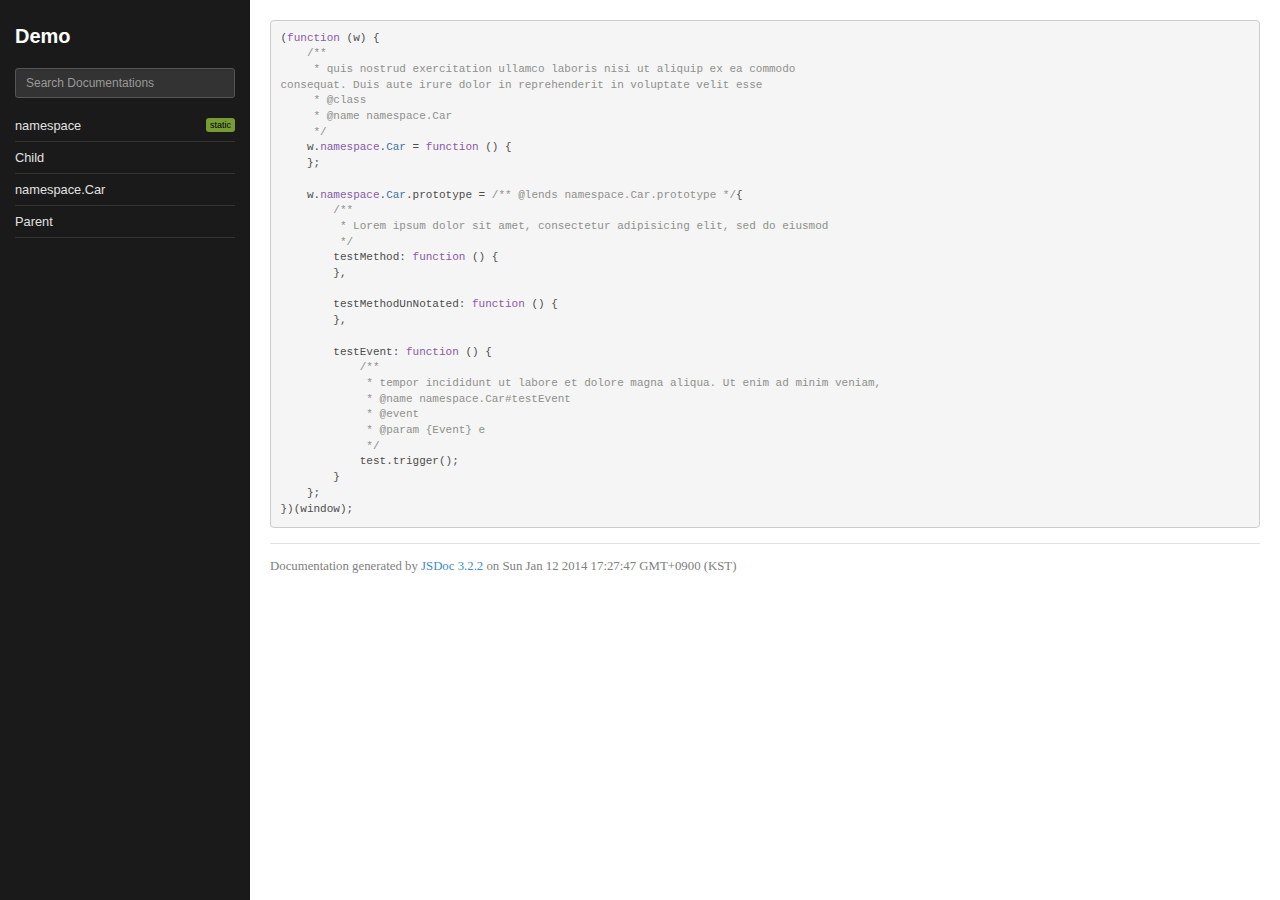
<file: lib/jaguarjs-jsdoc/demo/dist/Car.js.html>
<!DOCTYPE html>
<html>
<head>
    <meta charset="utf-8">
    <title>Source: Car.js</title>
    <meta name="description" content="" />
    <meta name="keywords" content="" />
    <meta name="keyword" content="" />
    <meta property="og:title" content=""/>
    <meta property="og:type" content="website"/>
    <meta property="og:image" content=""/>
    <meta property="og:site_name" content=""/>
    <meta property="og:url" content=""/>
    <script src="scripts/prettify/prettify.js"></script>
    <script src="scripts/prettify/lang-css.js"></script>
    <script src="scripts/jquery.min.js"></script>
    <!--[if lt IE 9]>
      <script src="//html5shiv.googlecode.com/svn/trunk/html5.js"></script>
    <![endif]-->
    <link type="text/css" rel="stylesheet" href="styles/prettify-tomorrow.css">
    <link type="text/css" rel="stylesheet" href="styles/bootstrap.min.css">
    <link type="text/css" rel="stylesheet" href="styles/jaguar.css">
    
    
    <script>
    var config = {"monospaceLinks":true,"cleverLinks":true,"default":{"outputSourceFiles":true},"applicationName":"Demo","disqus":"","googleAnalytics":"","openGraph":{"title":"","type":"website","image":"","site_name":"","url":""},"meta":{"title":"","description":"","keyword":""}};
    </script>
    

    
</head>
<body>
<div id="wrap" class="clearfix">
    
<div class="navigation">
    <h3 class="applicationName"><a href="index.html">Demo</a></h3>

    <div class="search">
        <input id="search" type="text" class="form-control input-sm" placeholder="Search Documentations">
    </div>
    <ul class="list">
    
        <li class="item" data-name="namespace">
            <span class="title">
                <a href="namespace.html">namespace</a>
                
                <span class="static">static</span>
                
            </span>
            <ul class="members itemMembers">
            
            </ul>
            <ul class="typedefs itemMembers">
            
            </ul>
            <ul class="methods itemMembers">
            
            </ul>
            <ul class="events itemMembers">
            
            </ul>
        </li>
    
        <li class="item" data-name="Child">
            <span class="title">
                <a href="Child.html">Child</a>
                
            </span>
            <ul class="members itemMembers">
            
            <span class="subtitle">Members</span>
            
                <li data-name="Child#testProperty"><a href="Child.html#testProperty">testProperty</a></li>
            
                <li data-name="Child#testPropertyInChild"><a href="Child.html#testPropertyInChild">testPropertyInChild</a></li>
            
            </ul>
            <ul class="typedefs itemMembers">
            
            </ul>
            <ul class="methods itemMembers">
            
            <span class="subtitle">Methods</span>
            
                <li data-name="Child#returnObject"><a href="Child.html#returnObject">returnObject</a></li>
            
                <li data-name="Child#testMethod"><a href="Child.html#testMethod">testMethod</a></li>
            
                <li data-name="Child#testMethodInChild"><a href="Child.html#testMethodInChild">testMethodInChild</a></li>
            
            </ul>
            <ul class="events itemMembers">
            
            </ul>
        </li>
    
        <li class="item" data-name="namespace.Car">
            <span class="title">
                <a href="namespace.Car.html">namespace.Car</a>
                
            </span>
            <ul class="members itemMembers">
            
            </ul>
            <ul class="typedefs itemMembers">
            
            </ul>
            <ul class="methods itemMembers">
            
            <span class="subtitle">Methods</span>
            
                <li data-name="namespace.Car#testMethod"><a href="namespace.Car.html#testMethod">testMethod</a></li>
            
            </ul>
            <ul class="events itemMembers">
            
            <span class="subtitle">Events</span>
            
                <li data-name="namespace.Car#event:testEvent"><a href="namespace.Car.html#event:testEvent">testEvent</a></li>
            
            </ul>
        </li>
    
        <li class="item" data-name="Parent">
            <span class="title">
                <a href="Parent.html">Parent</a>
                
            </span>
            <ul class="members itemMembers">
            
            <span class="subtitle">Members</span>
            
                <li data-name="Parent#testProperty"><a href="Parent.html#testProperty">testProperty</a></li>
            
            </ul>
            <ul class="typedefs itemMembers">
            
            </ul>
            <ul class="methods itemMembers">
            
            <span class="subtitle">Methods</span>
            
                <li data-name="Parent#testMethod"><a href="Parent.html#testMethod">testMethod</a></li>
            
            </ul>
            <ul class="events itemMembers">
            
            </ul>
        </li>
    
    </ul>
</div>
    <div class="main">
        <h1 class="page-title" data-filename="Car.js.html">Source: Car.js</h1>
        


    
    <section>
        <article>
            <pre class="prettyprint source"><code>(function (w) {
    /**
     * quis nostrud exercitation ullamco laboris nisi ut aliquip ex ea commodo
consequat. Duis aute irure dolor in reprehenderit in voluptate velit esse
     * @class
     * @name namespace.Car
     */
    w.namespace.Car = function () {
    };

    w.namespace.Car.prototype = /** @lends namespace.Car.prototype */{
        /**
         * Lorem ipsum dolor sit amet, consectetur adipisicing elit, sed do eiusmod
         */
        testMethod: function () {
        },

        testMethodUnNotated: function () {
        },

        testEvent: function () {
            /**
             * tempor incididunt ut labore et dolore magna aliqua. Ut enim ad minim veniam,
             * @name namespace.Car#testEvent
             * @event
             * @param {Event} e
             */
            test.trigger();
        }
    };
})(window);
</code></pre>
        </article>
    </section>





        

        <footer>
            Documentation generated by <a href="https://github.com/jsdoc3/jsdoc">JSDoc 3.2.2</a> on Sun Jan 12 2014 17:27:47 GMT+0900 (KST)
        </footer>
    </div>
</div>
<script>prettyPrint();</script>
<script src="scripts/linenumber.js"></script>
<script src="scripts/main.js"></script>
</body>
</html>
</file>
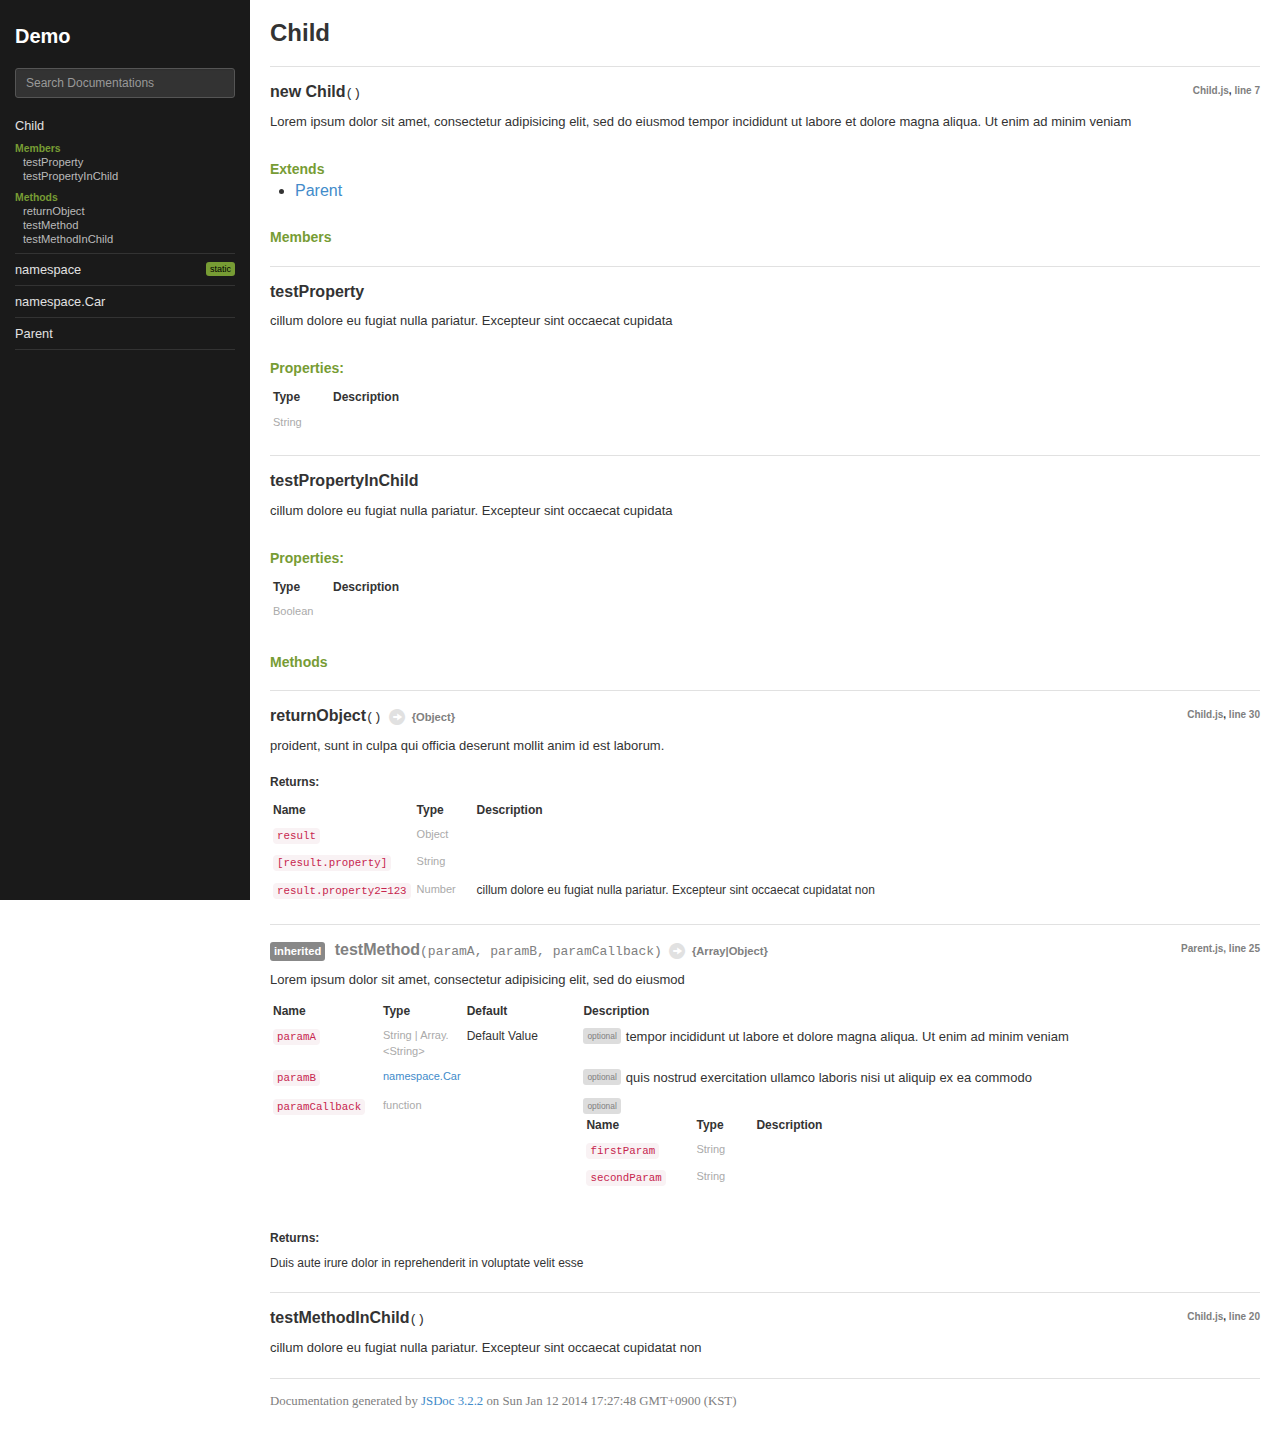
<file: lib/jaguarjs-jsdoc/demo/dist/Child.html>
<!DOCTYPE html>
<html>
<head>
    <meta charset="utf-8">
    <title>Class: Child</title>
    <meta name="description" content="" />
    <meta name="keywords" content="" />
    <meta name="keyword" content="" />
    <meta property="og:title" content=""/>
    <meta property="og:type" content="website"/>
    <meta property="og:image" content=""/>
    <meta property="og:site_name" content=""/>
    <meta property="og:url" content=""/>
    <script src="scripts/prettify/prettify.js"></script>
    <script src="scripts/prettify/lang-css.js"></script>
    <script src="scripts/jquery.min.js"></script>
    <!--[if lt IE 9]>
      <script src="//html5shiv.googlecode.com/svn/trunk/html5.js"></script>
    <![endif]-->
    <link type="text/css" rel="stylesheet" href="styles/prettify-tomorrow.css">
    <link type="text/css" rel="stylesheet" href="styles/bootstrap.min.css">
    <link type="text/css" rel="stylesheet" href="styles/jaguar.css">
    
    
    <script>
    var config = {"monospaceLinks":true,"cleverLinks":true,"default":{"outputSourceFiles":true},"applicationName":"Demo","disqus":"","googleAnalytics":"","openGraph":{"title":"","type":"website","image":"","site_name":"","url":""},"meta":{"title":"","description":"","keyword":""}};
    </script>
    

    
</head>
<body>
<div id="wrap" class="clearfix">
    
<div class="navigation">
    <h3 class="applicationName"><a href="index.html">Demo</a></h3>

    <div class="search">
        <input id="search" type="text" class="form-control input-sm" placeholder="Search Documentations">
    </div>
    <ul class="list">
    
        <li class="item" data-name="namespace">
            <span class="title">
                <a href="namespace.html">namespace</a>
                
                <span class="static">static</span>
                
            </span>
            <ul class="members itemMembers">
            
            </ul>
            <ul class="typedefs itemMembers">
            
            </ul>
            <ul class="methods itemMembers">
            
            </ul>
            <ul class="events itemMembers">
            
            </ul>
        </li>
    
        <li class="item" data-name="Child">
            <span class="title">
                <a href="Child.html">Child</a>
                
            </span>
            <ul class="members itemMembers">
            
            <span class="subtitle">Members</span>
            
                <li data-name="Child#testProperty"><a href="Child.html#testProperty">testProperty</a></li>
            
                <li data-name="Child#testPropertyInChild"><a href="Child.html#testPropertyInChild">testPropertyInChild</a></li>
            
            </ul>
            <ul class="typedefs itemMembers">
            
            </ul>
            <ul class="methods itemMembers">
            
            <span class="subtitle">Methods</span>
            
                <li data-name="Child#returnObject"><a href="Child.html#returnObject">returnObject</a></li>
            
                <li data-name="Child#testMethod"><a href="Child.html#testMethod">testMethod</a></li>
            
                <li data-name="Child#testMethodInChild"><a href="Child.html#testMethodInChild">testMethodInChild</a></li>
            
            </ul>
            <ul class="events itemMembers">
            
            </ul>
        </li>
    
        <li class="item" data-name="namespace.Car">
            <span class="title">
                <a href="namespace.Car.html">namespace.Car</a>
                
            </span>
            <ul class="members itemMembers">
            
            </ul>
            <ul class="typedefs itemMembers">
            
            </ul>
            <ul class="methods itemMembers">
            
            <span class="subtitle">Methods</span>
            
                <li data-name="namespace.Car#testMethod"><a href="namespace.Car.html#testMethod">testMethod</a></li>
            
            </ul>
            <ul class="events itemMembers">
            
            <span class="subtitle">Events</span>
            
                <li data-name="namespace.Car#event:testEvent"><a href="namespace.Car.html#event:testEvent">testEvent</a></li>
            
            </ul>
        </li>
    
        <li class="item" data-name="Parent">
            <span class="title">
                <a href="Parent.html">Parent</a>
                
            </span>
            <ul class="members itemMembers">
            
            <span class="subtitle">Members</span>
            
                <li data-name="Parent#testProperty"><a href="Parent.html#testProperty">testProperty</a></li>
            
            </ul>
            <ul class="typedefs itemMembers">
            
            </ul>
            <ul class="methods itemMembers">
            
            <span class="subtitle">Methods</span>
            
                <li data-name="Parent#testMethod"><a href="Parent.html#testMethod">testMethod</a></li>
            
            </ul>
            <ul class="events itemMembers">
            
            </ul>
        </li>
    
    </ul>
</div>
    <div class="main">
        <h1 class="page-title" data-filename="Child.html">Class: Child</h1>
        



<section>
    
<header>
    <h2>
    Child
    </h2>
    
</header>  

<article>
    <div class="container-overview">
    
    
    
        
<dt>
    <div class="nameContainer">
        <h4 class="name" id="Child">
            
            new Child<span class="signature">()</span>
        </h4>
    
        
        <div class="tag-source">
            <a href="Child.js.html">Child.js</a>, <a href="Child.js.html#line7">line 7</a>
        </div>
        
    </div>

    
</dt>
<dd>
    
    
    <div class="description">
        <p>Lorem ipsum dolor sit amet, consectetur adipisicing elit, sed do eiusmod
tempor incididunt ut labore et dolore magna aliqua. Ut enim ad minim veniam</p>
    </div>
    

    
    
    
    
    
    
    
<dl class="details">
    
        
    
    
    

    
    
    
    
    
    
    
    
    
    
    
    
    
    
    
</dl>

    
    

    

    
    
    
    
    
    
    
</dd>

    
    </div>
    
    
        <h3 class="subsection-title">Extends</h3>
        
        <ul>
            <li><a href="Parent.html">Parent</a></li>
        </ul>
    
    
    
    
    
    
    
    
    
    
    
        <h3 class="subsection-title">Members</h3>
        
        <dl>
            
<dt>
    <div class="nameContainer">
        <h4 class="name" id="testProperty">testProperty</h4>
    </div>
    
    
</dt>
<dd>
    
    <div class="description">
        <p>cillum dolore eu fugiat nulla pariatur. Excepteur sint occaecat cupidata</p>
    </div>
    
    
    
<dl class="details">
    
        
        <h5 class="subsection-title">Properties:</h5>
        
        <dl>

<table class="props">
    <thead>
	<tr>
		
		
		<th>Type</th>
		
		
		
		
		
		<th class="last">Description</th>
	</tr>
	</thead>
	
	<tbody>
	
	
        <tr>
            
            
            <td class="type">
            
                
<span class="param-type">String</span>


            
            </td>
            
            
            
            
            
            <td class="description last"></td>
        </tr>
	
	
	</tbody>
</table></dl>
        
    
        
    
    
    

    
    
    
    
    
    
    
    
    
    
    
    
    
    
    
</dl>

    
    
</dd>

        
            
<dt>
    <div class="nameContainer">
        <h4 class="name" id="testPropertyInChild">testPropertyInChild</h4>
    </div>
    
    
</dt>
<dd>
    
    <div class="description">
        <p>cillum dolore eu fugiat nulla pariatur. Excepteur sint occaecat cupidata</p>
    </div>
    
    
    
<dl class="details">
    
        
        <h5 class="subsection-title">Properties:</h5>
        
        <dl>

<table class="props">
    <thead>
	<tr>
		
		
		<th>Type</th>
		
		
		
		
		
		<th class="last">Description</th>
	</tr>
	</thead>
	
	<tbody>
	
	
        <tr>
            
            
            <td class="type">
            
                
<span class="param-type">Boolean</span>


            
            </td>
            
            
            
            
            
            <td class="description last"></td>
        </tr>
	
	
	</tbody>
</table></dl>
        
    
        
    
    
    

    
    
    
    
    
    
    
    
    
    
    
    
    
    
    
</dl>

    
    
</dd>

        </dl>
    
    
    
        <h3 class="subsection-title">Methods</h3>
        
        <dl>
            
<dt>
    <div class="nameContainer">
        <h4 class="name" id="returnObject">
            
            returnObject<span class="signature">()</span><span class="glyphicon glyphicon-circle-arrow-right"></span><span class="type-signature returnType">{Object}</span>
        </h4>
    
        
        <div class="tag-source">
            <a href="Child.js.html">Child.js</a>, <a href="Child.js.html#line30">line 30</a>
        </div>
        
    </div>

    
</dt>
<dd>
    
    
    <div class="description">
        <p>proident, sunt in culpa qui officia deserunt mollit anim id est laborum.</p>
    </div>
    

    
    
    
    
    
    
    
<dl class="details">
    
        
    
    
    

    
    
    
    
    
    
    
    
    
    
    
    
    
    
    
</dl>

    
    

    

    
    
    
    
    
    <h5>Returns:</h5>
    


<table class="params">
    <thead>
    <tr>
        <th>Name</th>
        <th>Type</th>
        <th class="last">Description</th>
    </tr>
    </thead>
    <tbody>
    
        <tr>
            <td class="name"><code>result</code></td>
            <td class="type">
            
                        Object
                        
                    
            </td>
            <td class="description last"></td>
        </tr>
    
        <tr>
            <td class="name"><code>[result.property]</code></td>
            <td class="type">
            
                        String
                        
                    
            </td>
            <td class="description last"></td>
        </tr>
    
        <tr>
            <td class="name"><code>result.property2=123</code></td>
            <td class="type">
            
                        Number
                        
                    
            </td>
            <td class="description last">cillum dolore eu fugiat nulla pariatur. Excepteur sint occaecat cupidatat non</td>
        </tr>
    
    </tbody>
</table>

    
    
    
</dd>

        
            
<dt>
    <div class="nameContainer inherited">
        <h4 class="name" id="testMethod">
            
                <span class="inherited"><a href="Parent.html#testMethod">inherited</a></span>
            
            testMethod<span class="signature">(<span class="optional">paramA</span>, <span class="optional">paramB</span>, <span class="optional">paramCallback</span>)</span><span class="glyphicon glyphicon-circle-arrow-right"></span><span class="type-signature returnType">{Array|Object}</span>
        </h4>
    
        
        <div class="tag-source">
            <a href="Parent.js.html">Parent.js</a>, <a href="Parent.js.html#line25">line 25</a>
        </div>
        
    </div>

    
</dt>
<dd>
    
    
    <div class="description">
        <p>Lorem ipsum dolor sit amet, consectetur adipisicing elit, sed do eiusmod</p>
    </div>
    

    
    
    
    
    
        

<table class="params">
    <thead>
	<tr>
		
		<th>Name</th>
		
		
		<th>Type</th>
		
		
		<th>Default</th>
		
		
		<th class="last">Description</th>
	</tr>
	</thead>
	
	<tbody>
	
	
        <tr>
            
                <td class="name"><code>paramA</code></td>
            
            
            <td class="type">
            
                
<span class="param-type">String</span>
|

<span class="param-type">Array.&lt;String></span>


            
            </td>
            
            
                <td class="default">
                
                    Default Value
                
                </td>
            
            
            <td class="description last">
                
                    
                        <span class="optional">optional</span>
                    
                    
                        
                    
                
                <p>tempor incididunt ut labore et dolore magna aliqua. Ut enim ad minim veniam</p></td>
        </tr>
	
	
	
        <tr>
            
                <td class="name"><code>paramB</code></td>
            
            
            <td class="type">
            
                
<span class="param-type"><a href="namespace.Car.html">namespace.Car</a></span>


            
            </td>
            
            
                <td class="default">
                
                </td>
            
            
            <td class="description last">
                
                    
                        <span class="optional">optional</span>
                    
                    
                        
                    
                
                <p>quis nostrud exercitation ullamco laboris nisi ut aliquip ex ea commodo</p></td>
        </tr>
	
	
	
        <tr>
            
                <td class="name"><code>paramCallback</code></td>
            
            
            <td class="type">
            
                
<span class="param-type">function</span>


            
            </td>
            
            
                <td class="default">
                
                </td>
            
            
            <td class="description last">
                
                    
                        <span class="optional">optional</span>
                    
                    
                        
                    
                
                
                

<table class="params">
    <thead>
	<tr>
		
		<th>Name</th>
		
		
		<th>Type</th>
		
		
		
		<th class="last">Description</th>
	</tr>
	</thead>
	
	<tbody>
	
	
        <tr>
            
                <td class="name"><code>firstParam</code></td>
            
            
            <td class="type">
            
                
<span class="param-type">String</span>


            
            </td>
            
            
            
            <td class="description last">
                
                </td>
        </tr>
	
	
	
        <tr>
            
                <td class="name"><code>secondParam</code></td>
            
            
            <td class="type">
            
                
<span class="param-type">String</span>


            
            </td>
            
            
            
            <td class="description last">
                
                </td>
        </tr>
	
	
	</tbody>
</table>
            </td>
        </tr>
	
	
	</tbody>
</table>
    
    
    
<dl class="details">
    
        
    
    
    

    
    
    
    
    
    
    
    
    
    
    
    
    
    
    
</dl>

    
    

    

    
    
    
    
    
    
    


<h5>Returns:</h5>
Duis aute irure dolor in reprehenderit in voluptate velit esse
<br />

    
    
    
</dd>

        
            
<dt>
    <div class="nameContainer">
        <h4 class="name" id="testMethodInChild">
            
            testMethodInChild<span class="signature">()</span>
        </h4>
    
        
        <div class="tag-source">
            <a href="Child.js.html">Child.js</a>, <a href="Child.js.html#line20">line 20</a>
        </div>
        
    </div>

    
</dt>
<dd>
    
    
    <div class="description">
        <p>cillum dolore eu fugiat nulla pariatur. Excepteur sint occaecat cupidatat non</p>
    </div>
    

    
    
    
    
    
    
    
<dl class="details">
    
        
    
    
    

    
    
    
    
    
    
    
    
    
    
    
    
    
    
    
</dl>

    
    

    

    
    
    
    
    
    
    
</dd>

        </dl>
    
    
    
    
    
</article>

</section>  





        

        <footer>
            Documentation generated by <a href="https://github.com/jsdoc3/jsdoc">JSDoc 3.2.2</a> on Sun Jan 12 2014 17:27:48 GMT+0900 (KST)
        </footer>
    </div>
</div>
<script>prettyPrint();</script>
<script src="scripts/linenumber.js"></script>
<script src="scripts/main.js"></script>
</body>
</html>
</file>
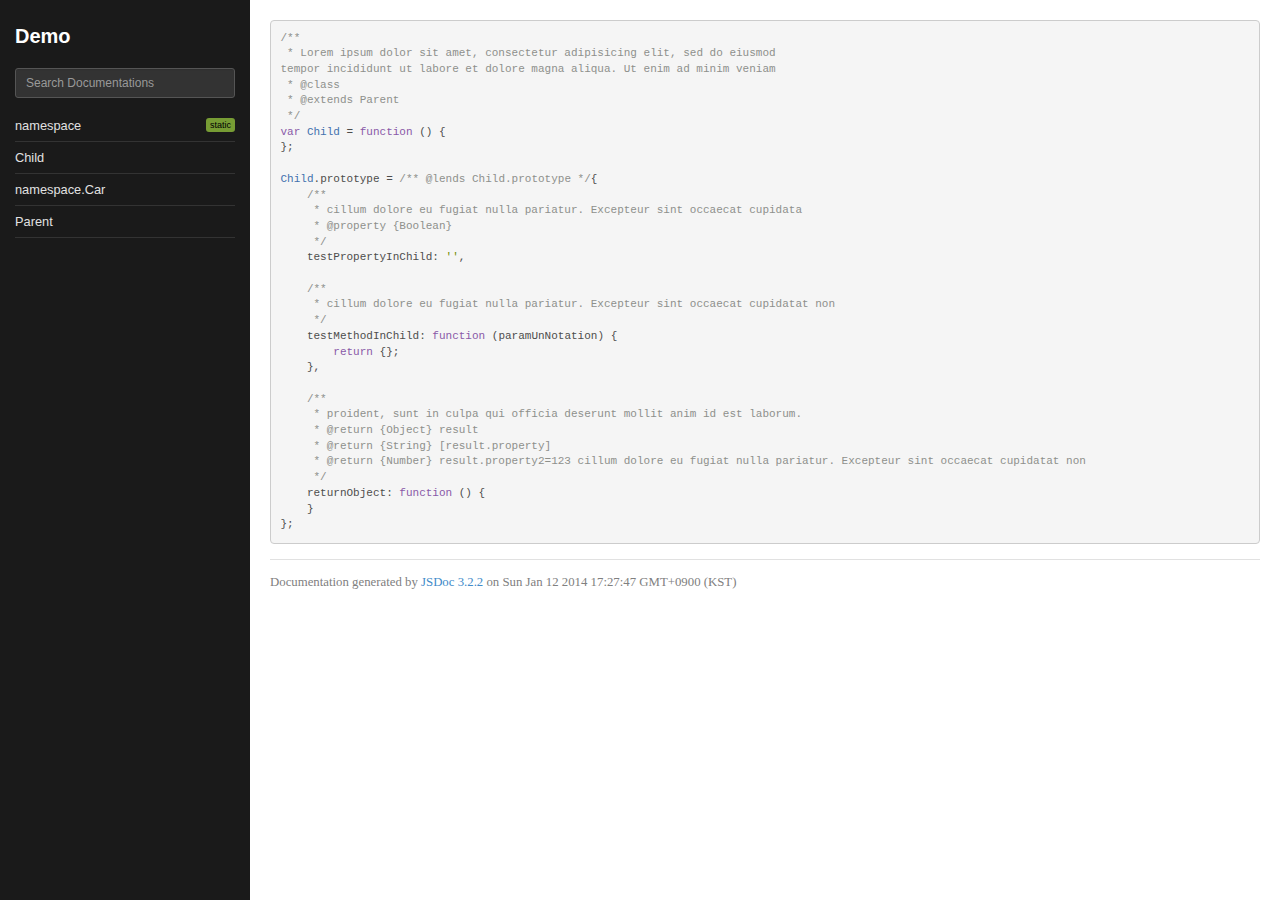
<file: lib/jaguarjs-jsdoc/demo/dist/Child.js.html>
<!DOCTYPE html>
<html>
<head>
    <meta charset="utf-8">
    <title>Source: Child.js</title>
    <meta name="description" content="" />
    <meta name="keywords" content="" />
    <meta name="keyword" content="" />
    <meta property="og:title" content=""/>
    <meta property="og:type" content="website"/>
    <meta property="og:image" content=""/>
    <meta property="og:site_name" content=""/>
    <meta property="og:url" content=""/>
    <script src="scripts/prettify/prettify.js"></script>
    <script src="scripts/prettify/lang-css.js"></script>
    <script src="scripts/jquery.min.js"></script>
    <!--[if lt IE 9]>
      <script src="//html5shiv.googlecode.com/svn/trunk/html5.js"></script>
    <![endif]-->
    <link type="text/css" rel="stylesheet" href="styles/prettify-tomorrow.css">
    <link type="text/css" rel="stylesheet" href="styles/bootstrap.min.css">
    <link type="text/css" rel="stylesheet" href="styles/jaguar.css">
    
    
    <script>
    var config = {"monospaceLinks":true,"cleverLinks":true,"default":{"outputSourceFiles":true},"applicationName":"Demo","disqus":"","googleAnalytics":"","openGraph":{"title":"","type":"website","image":"","site_name":"","url":""},"meta":{"title":"","description":"","keyword":""}};
    </script>
    

    
</head>
<body>
<div id="wrap" class="clearfix">
    
<div class="navigation">
    <h3 class="applicationName"><a href="index.html">Demo</a></h3>

    <div class="search">
        <input id="search" type="text" class="form-control input-sm" placeholder="Search Documentations">
    </div>
    <ul class="list">
    
        <li class="item" data-name="namespace">
            <span class="title">
                <a href="namespace.html">namespace</a>
                
                <span class="static">static</span>
                
            </span>
            <ul class="members itemMembers">
            
            </ul>
            <ul class="typedefs itemMembers">
            
            </ul>
            <ul class="methods itemMembers">
            
            </ul>
            <ul class="events itemMembers">
            
            </ul>
        </li>
    
        <li class="item" data-name="Child">
            <span class="title">
                <a href="Child.html">Child</a>
                
            </span>
            <ul class="members itemMembers">
            
            <span class="subtitle">Members</span>
            
                <li data-name="Child#testProperty"><a href="Child.html#testProperty">testProperty</a></li>
            
                <li data-name="Child#testPropertyInChild"><a href="Child.html#testPropertyInChild">testPropertyInChild</a></li>
            
            </ul>
            <ul class="typedefs itemMembers">
            
            </ul>
            <ul class="methods itemMembers">
            
            <span class="subtitle">Methods</span>
            
                <li data-name="Child#returnObject"><a href="Child.html#returnObject">returnObject</a></li>
            
                <li data-name="Child#testMethod"><a href="Child.html#testMethod">testMethod</a></li>
            
                <li data-name="Child#testMethodInChild"><a href="Child.html#testMethodInChild">testMethodInChild</a></li>
            
            </ul>
            <ul class="events itemMembers">
            
            </ul>
        </li>
    
        <li class="item" data-name="namespace.Car">
            <span class="title">
                <a href="namespace.Car.html">namespace.Car</a>
                
            </span>
            <ul class="members itemMembers">
            
            </ul>
            <ul class="typedefs itemMembers">
            
            </ul>
            <ul class="methods itemMembers">
            
            <span class="subtitle">Methods</span>
            
                <li data-name="namespace.Car#testMethod"><a href="namespace.Car.html#testMethod">testMethod</a></li>
            
            </ul>
            <ul class="events itemMembers">
            
            <span class="subtitle">Events</span>
            
                <li data-name="namespace.Car#event:testEvent"><a href="namespace.Car.html#event:testEvent">testEvent</a></li>
            
            </ul>
        </li>
    
        <li class="item" data-name="Parent">
            <span class="title">
                <a href="Parent.html">Parent</a>
                
            </span>
            <ul class="members itemMembers">
            
            <span class="subtitle">Members</span>
            
                <li data-name="Parent#testProperty"><a href="Parent.html#testProperty">testProperty</a></li>
            
            </ul>
            <ul class="typedefs itemMembers">
            
            </ul>
            <ul class="methods itemMembers">
            
            <span class="subtitle">Methods</span>
            
                <li data-name="Parent#testMethod"><a href="Parent.html#testMethod">testMethod</a></li>
            
            </ul>
            <ul class="events itemMembers">
            
            </ul>
        </li>
    
    </ul>
</div>
    <div class="main">
        <h1 class="page-title" data-filename="Child.js.html">Source: Child.js</h1>
        


    
    <section>
        <article>
            <pre class="prettyprint source"><code>/**
 * Lorem ipsum dolor sit amet, consectetur adipisicing elit, sed do eiusmod
tempor incididunt ut labore et dolore magna aliqua. Ut enim ad minim veniam
 * @class
 * @extends Parent
 */
var Child = function () {
};

Child.prototype = /** @lends Child.prototype */{
    /**
     * cillum dolore eu fugiat nulla pariatur. Excepteur sint occaecat cupidata
     * @property {Boolean}
     */
    testPropertyInChild: '',

    /**
     * cillum dolore eu fugiat nulla pariatur. Excepteur sint occaecat cupidatat non
     */
    testMethodInChild: function (paramUnNotation) {
        return {};
    },

    /**
     * proident, sunt in culpa qui officia deserunt mollit anim id est laborum.
     * @return {Object} result
     * @return {String} [result.property]
     * @return {Number} result.property2=123 cillum dolore eu fugiat nulla pariatur. Excepteur sint occaecat cupidatat non
     */
    returnObject: function () {
    }
};</code></pre>
        </article>
    </section>





        

        <footer>
            Documentation generated by <a href="https://github.com/jsdoc3/jsdoc">JSDoc 3.2.2</a> on Sun Jan 12 2014 17:27:47 GMT+0900 (KST)
        </footer>
    </div>
</div>
<script>prettyPrint();</script>
<script src="scripts/linenumber.js"></script>
<script src="scripts/main.js"></script>
</body>
</html>
</file>
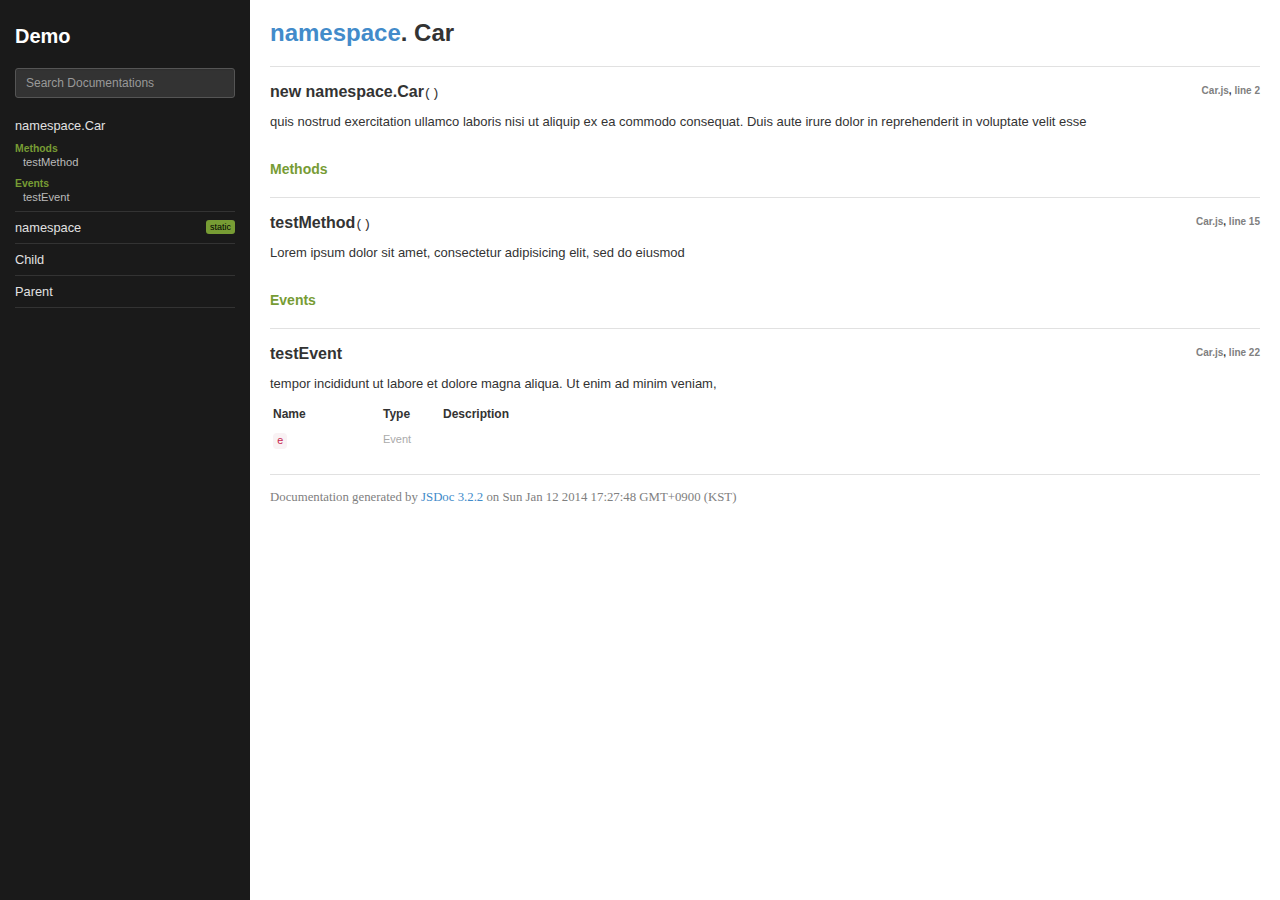
<file: lib/jaguarjs-jsdoc/demo/dist/namespace.Car.html>
<!DOCTYPE html>
<html>
<head>
    <meta charset="utf-8">
    <title>Class: Car</title>
    <meta name="description" content="" />
    <meta name="keywords" content="" />
    <meta name="keyword" content="" />
    <meta property="og:title" content=""/>
    <meta property="og:type" content="website"/>
    <meta property="og:image" content=""/>
    <meta property="og:site_name" content=""/>
    <meta property="og:url" content=""/>
    <script src="scripts/prettify/prettify.js"></script>
    <script src="scripts/prettify/lang-css.js"></script>
    <script src="scripts/jquery.min.js"></script>
    <!--[if lt IE 9]>
      <script src="//html5shiv.googlecode.com/svn/trunk/html5.js"></script>
    <![endif]-->
    <link type="text/css" rel="stylesheet" href="styles/prettify-tomorrow.css">
    <link type="text/css" rel="stylesheet" href="styles/bootstrap.min.css">
    <link type="text/css" rel="stylesheet" href="styles/jaguar.css">
    
    
    <script>
    var config = {"monospaceLinks":true,"cleverLinks":true,"default":{"outputSourceFiles":true},"applicationName":"Demo","disqus":"","googleAnalytics":"","openGraph":{"title":"","type":"website","image":"","site_name":"","url":""},"meta":{"title":"","description":"","keyword":""}};
    </script>
    

    
</head>
<body>
<div id="wrap" class="clearfix">
    
<div class="navigation">
    <h3 class="applicationName"><a href="index.html">Demo</a></h3>

    <div class="search">
        <input id="search" type="text" class="form-control input-sm" placeholder="Search Documentations">
    </div>
    <ul class="list">
    
        <li class="item" data-name="namespace">
            <span class="title">
                <a href="namespace.html">namespace</a>
                
                <span class="static">static</span>
                
            </span>
            <ul class="members itemMembers">
            
            </ul>
            <ul class="typedefs itemMembers">
            
            </ul>
            <ul class="methods itemMembers">
            
            </ul>
            <ul class="events itemMembers">
            
            </ul>
        </li>
    
        <li class="item" data-name="Child">
            <span class="title">
                <a href="Child.html">Child</a>
                
            </span>
            <ul class="members itemMembers">
            
            <span class="subtitle">Members</span>
            
                <li data-name="Child#testProperty"><a href="Child.html#testProperty">testProperty</a></li>
            
                <li data-name="Child#testPropertyInChild"><a href="Child.html#testPropertyInChild">testPropertyInChild</a></li>
            
            </ul>
            <ul class="typedefs itemMembers">
            
            </ul>
            <ul class="methods itemMembers">
            
            <span class="subtitle">Methods</span>
            
                <li data-name="Child#returnObject"><a href="Child.html#returnObject">returnObject</a></li>
            
                <li data-name="Child#testMethod"><a href="Child.html#testMethod">testMethod</a></li>
            
                <li data-name="Child#testMethodInChild"><a href="Child.html#testMethodInChild">testMethodInChild</a></li>
            
            </ul>
            <ul class="events itemMembers">
            
            </ul>
        </li>
    
        <li class="item" data-name="namespace.Car">
            <span class="title">
                <a href="namespace.Car.html">namespace.Car</a>
                
            </span>
            <ul class="members itemMembers">
            
            </ul>
            <ul class="typedefs itemMembers">
            
            </ul>
            <ul class="methods itemMembers">
            
            <span class="subtitle">Methods</span>
            
                <li data-name="namespace.Car#testMethod"><a href="namespace.Car.html#testMethod">testMethod</a></li>
            
            </ul>
            <ul class="events itemMembers">
            
            <span class="subtitle">Events</span>
            
                <li data-name="namespace.Car#event:testEvent"><a href="namespace.Car.html#event:testEvent">testEvent</a></li>
            
            </ul>
        </li>
    
        <li class="item" data-name="Parent">
            <span class="title">
                <a href="Parent.html">Parent</a>
                
            </span>
            <ul class="members itemMembers">
            
            <span class="subtitle">Members</span>
            
                <li data-name="Parent#testProperty"><a href="Parent.html#testProperty">testProperty</a></li>
            
            </ul>
            <ul class="typedefs itemMembers">
            
            </ul>
            <ul class="methods itemMembers">
            
            <span class="subtitle">Methods</span>
            
                <li data-name="Parent#testMethod"><a href="Parent.html#testMethod">testMethod</a></li>
            
            </ul>
            <ul class="events itemMembers">
            
            </ul>
        </li>
    
    </ul>
</div>
    <div class="main">
        <h1 class="page-title" data-filename="namespace.Car.html">Class: Car</h1>
        



<section>
    
<header>
    <h2>
        <span class="ancestors"><a href="namespace.html">namespace</a>.</span>
    
    Car
    </h2>
    
</header>  

<article>
    <div class="container-overview">
    
    
    
        
<dt>
    <div class="nameContainer">
        <h4 class="name" id="Car">
            
            new namespace.Car<span class="signature">()</span>
        </h4>
    
        
        <div class="tag-source">
            <a href="Car.js.html">Car.js</a>, <a href="Car.js.html#line2">line 2</a>
        </div>
        
    </div>

    
</dt>
<dd>
    
    
    <div class="description">
        <p>quis nostrud exercitation ullamco laboris nisi ut aliquip ex ea commodo
consequat. Duis aute irure dolor in reprehenderit in voluptate velit esse</p>
    </div>
    

    
    
    
    
    
    
    
<dl class="details">
    
        
    
    
    

    
    
    
    
    
    
    
    
    
    
    
    
    
    
    
</dl>

    
    

    

    
    
    
    
    
    
    
</dd>

    
    </div>
    
    
    
    
    
    
    
    
    
    
    
    
    
    
        <h3 class="subsection-title">Methods</h3>
        
        <dl>
            
<dt>
    <div class="nameContainer">
        <h4 class="name" id="testMethod">
            
            testMethod<span class="signature">()</span>
        </h4>
    
        
        <div class="tag-source">
            <a href="Car.js.html">Car.js</a>, <a href="Car.js.html#line15">line 15</a>
        </div>
        
    </div>

    
</dt>
<dd>
    
    
    <div class="description">
        <p>Lorem ipsum dolor sit amet, consectetur adipisicing elit, sed do eiusmod</p>
    </div>
    

    
    
    
    
    
    
    
<dl class="details">
    
        
    
    
    

    
    
    
    
    
    
    
    
    
    
    
    
    
    
    
</dl>

    
    

    

    
    
    
    
    
    
    
</dd>

        </dl>
    
    
    
    
    
        <h3 class="subsection-title">Events</h3>
        
        <dl>
            
<dt>
    <div class="nameContainer">
        <h4 class="name" id="event:testEvent">
            
            testEvent
        </h4>
    
        
        <div class="tag-source">
            <a href="Car.js.html">Car.js</a>, <a href="Car.js.html#line22">line 22</a>
        </div>
        
    </div>

    
</dt>
<dd>
    
    
    <div class="description">
        <p>tempor incididunt ut labore et dolore magna aliqua. Ut enim ad minim veniam,</p>
    </div>
    

    
    
    
    
    
        

<table class="params">
    <thead>
	<tr>
		
		<th>Name</th>
		
		
		<th>Type</th>
		
		
		
		<th class="last">Description</th>
	</tr>
	</thead>
	
	<tbody>
	
	
        <tr>
            
                <td class="name"><code>e</code></td>
            
            
            <td class="type">
            
                
<span class="param-type">Event</span>


            
            </td>
            
            
            
            <td class="description last">
                
                </td>
        </tr>
	
	
	</tbody>
</table>
    
    
    
<dl class="details">
    
        
    
    
    

    
    
    
    
    
    
    
    
    
    
    
    
    
    
    
</dl>

    
    

    

    
    
    
    
    
    
    
</dd>

        </dl>
    
</article>

</section>  





        

        <footer>
            Documentation generated by <a href="https://github.com/jsdoc3/jsdoc">JSDoc 3.2.2</a> on Sun Jan 12 2014 17:27:48 GMT+0900 (KST)
        </footer>
    </div>
</div>
<script>prettyPrint();</script>
<script src="scripts/linenumber.js"></script>
<script src="scripts/main.js"></script>
</body>
</html>
</file>
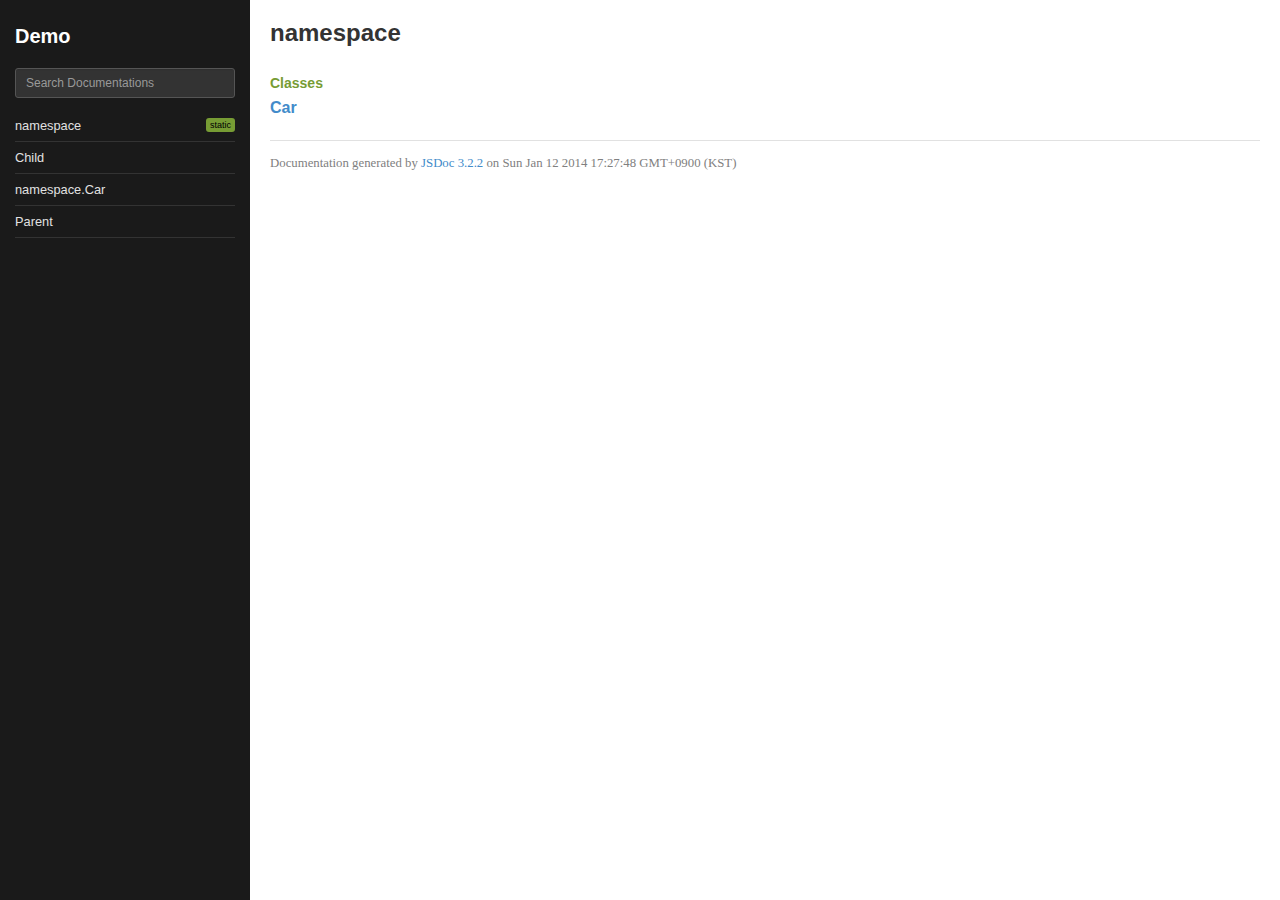
<file: lib/jaguarjs-jsdoc/demo/dist/namespace.html>
<!DOCTYPE html>
<html>
<head>
    <meta charset="utf-8">
    <title>Namespace: namespace</title>
    <meta name="description" content="" />
    <meta name="keywords" content="" />
    <meta name="keyword" content="" />
    <meta property="og:title" content=""/>
    <meta property="og:type" content="website"/>
    <meta property="og:image" content=""/>
    <meta property="og:site_name" content=""/>
    <meta property="og:url" content=""/>
    <script src="scripts/prettify/prettify.js"></script>
    <script src="scripts/prettify/lang-css.js"></script>
    <script src="scripts/jquery.min.js"></script>
    <!--[if lt IE 9]>
      <script src="//html5shiv.googlecode.com/svn/trunk/html5.js"></script>
    <![endif]-->
    <link type="text/css" rel="stylesheet" href="styles/prettify-tomorrow.css">
    <link type="text/css" rel="stylesheet" href="styles/bootstrap.min.css">
    <link type="text/css" rel="stylesheet" href="styles/jaguar.css">
    
    
    <script>
    var config = {"monospaceLinks":true,"cleverLinks":true,"default":{"outputSourceFiles":true},"applicationName":"Demo","disqus":"","googleAnalytics":"","openGraph":{"title":"","type":"website","image":"","site_name":"","url":""},"meta":{"title":"","description":"","keyword":""}};
    </script>
    

    
</head>
<body>
<div id="wrap" class="clearfix">
    
<div class="navigation">
    <h3 class="applicationName"><a href="index.html">Demo</a></h3>

    <div class="search">
        <input id="search" type="text" class="form-control input-sm" placeholder="Search Documentations">
    </div>
    <ul class="list">
    
        <li class="item" data-name="namespace">
            <span class="title">
                <a href="namespace.html">namespace</a>
                
                <span class="static">static</span>
                
            </span>
            <ul class="members itemMembers">
            
            </ul>
            <ul class="typedefs itemMembers">
            
            </ul>
            <ul class="methods itemMembers">
            
            </ul>
            <ul class="events itemMembers">
            
            </ul>
        </li>
    
        <li class="item" data-name="Child">
            <span class="title">
                <a href="Child.html">Child</a>
                
            </span>
            <ul class="members itemMembers">
            
            <span class="subtitle">Members</span>
            
                <li data-name="Child#testProperty"><a href="Child.html#testProperty">testProperty</a></li>
            
                <li data-name="Child#testPropertyInChild"><a href="Child.html#testPropertyInChild">testPropertyInChild</a></li>
            
            </ul>
            <ul class="typedefs itemMembers">
            
            </ul>
            <ul class="methods itemMembers">
            
            <span class="subtitle">Methods</span>
            
                <li data-name="Child#returnObject"><a href="Child.html#returnObject">returnObject</a></li>
            
                <li data-name="Child#testMethod"><a href="Child.html#testMethod">testMethod</a></li>
            
                <li data-name="Child#testMethodInChild"><a href="Child.html#testMethodInChild">testMethodInChild</a></li>
            
            </ul>
            <ul class="events itemMembers">
            
            </ul>
        </li>
    
        <li class="item" data-name="namespace.Car">
            <span class="title">
                <a href="namespace.Car.html">namespace.Car</a>
                
            </span>
            <ul class="members itemMembers">
            
            </ul>
            <ul class="typedefs itemMembers">
            
            </ul>
            <ul class="methods itemMembers">
            
            <span class="subtitle">Methods</span>
            
                <li data-name="namespace.Car#testMethod"><a href="namespace.Car.html#testMethod">testMethod</a></li>
            
            </ul>
            <ul class="events itemMembers">
            
            <span class="subtitle">Events</span>
            
                <li data-name="namespace.Car#event:testEvent"><a href="namespace.Car.html#event:testEvent">testEvent</a></li>
            
            </ul>
        </li>
    
        <li class="item" data-name="Parent">
            <span class="title">
                <a href="Parent.html">Parent</a>
                
            </span>
            <ul class="members itemMembers">
            
            <span class="subtitle">Members</span>
            
                <li data-name="Parent#testProperty"><a href="Parent.html#testProperty">testProperty</a></li>
            
            </ul>
            <ul class="typedefs itemMembers">
            
            </ul>
            <ul class="methods itemMembers">
            
            <span class="subtitle">Methods</span>
            
                <li data-name="Parent#testMethod"><a href="Parent.html#testMethod">testMethod</a></li>
            
            </ul>
            <ul class="events itemMembers">
            
            </ul>
        </li>
    
    </ul>
</div>
    <div class="main">
        <h1 class="page-title" data-filename="namespace.html">Namespace: namespace</h1>
        



<section>
    
<header>
    <h2>
    namespace
    </h2>
    
</header>  

<article>
    <div class="container-overview">
    
    
    
        
        
        
<dl class="details">
    
        
    
    
    

    
    
    
    
    
    
    
    
    
    
    
    
    
    
    
</dl>

        
        
    
    </div>
    
    
    
    
    
    
    
    
        <h3 class="subsection-title">Classes</h3>
        
        <dl>
            <dt><a href="namespace.Car.html">Car</a></dt>
            <dd></dd>
        </dl>
    
    
    
    
    
    
    
    
    
    
    
</article>

</section>  





        

        <footer>
            Documentation generated by <a href="https://github.com/jsdoc3/jsdoc">JSDoc 3.2.2</a> on Sun Jan 12 2014 17:27:48 GMT+0900 (KST)
        </footer>
    </div>
</div>
<script>prettyPrint();</script>
<script src="scripts/linenumber.js"></script>
<script src="scripts/main.js"></script>
</body>
</html>
</file>
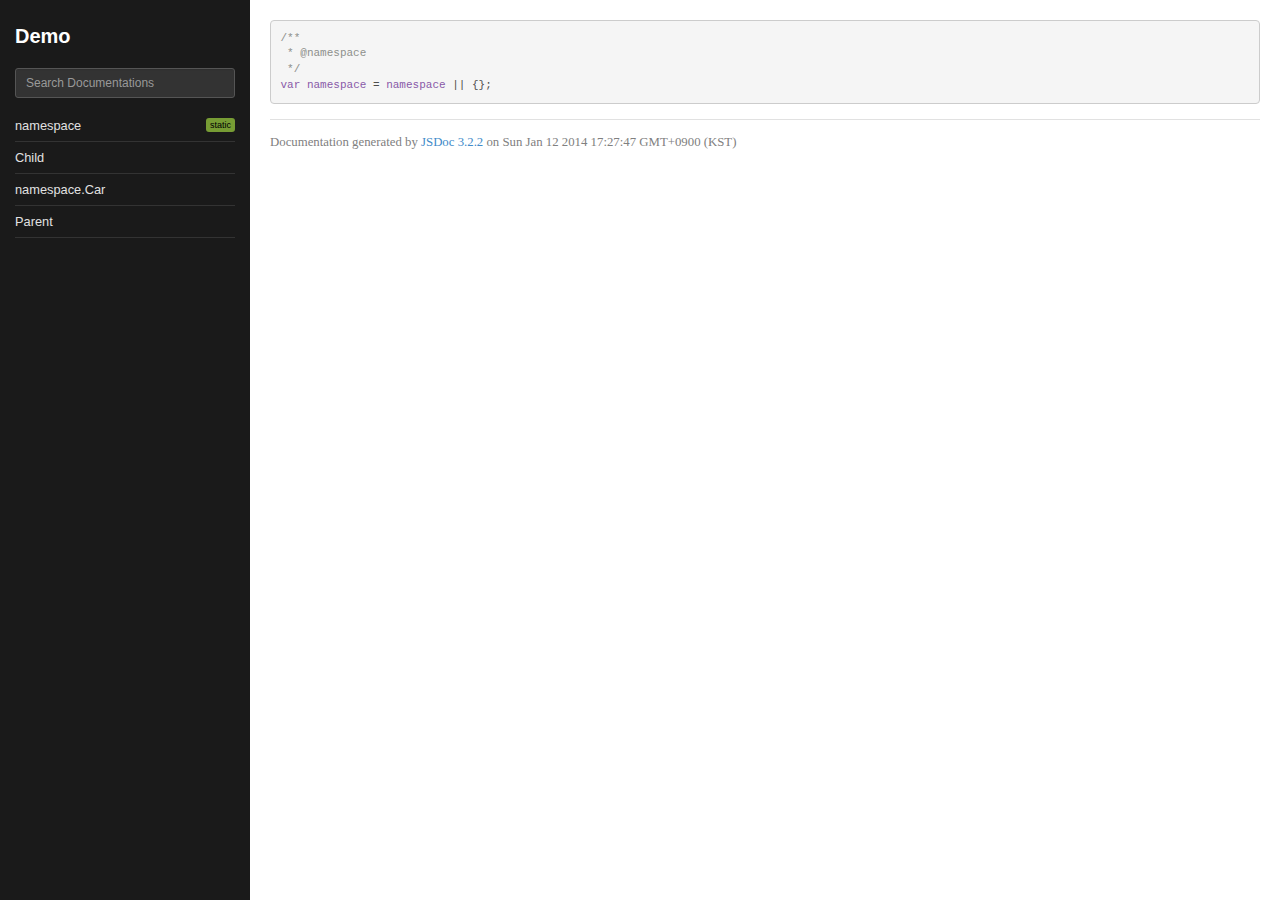
<file: lib/jaguarjs-jsdoc/demo/dist/Namespace.js.html>
<!DOCTYPE html>
<html>
<head>
    <meta charset="utf-8">
    <title>Source: Namespace.js</title>
    <meta name="description" content="" />
    <meta name="keywords" content="" />
    <meta name="keyword" content="" />
    <meta property="og:title" content=""/>
    <meta property="og:type" content="website"/>
    <meta property="og:image" content=""/>
    <meta property="og:site_name" content=""/>
    <meta property="og:url" content=""/>
    <script src="scripts/prettify/prettify.js"></script>
    <script src="scripts/prettify/lang-css.js"></script>
    <script src="scripts/jquery.min.js"></script>
    <!--[if lt IE 9]>
      <script src="//html5shiv.googlecode.com/svn/trunk/html5.js"></script>
    <![endif]-->
    <link type="text/css" rel="stylesheet" href="styles/prettify-tomorrow.css">
    <link type="text/css" rel="stylesheet" href="styles/bootstrap.min.css">
    <link type="text/css" rel="stylesheet" href="styles/jaguar.css">
    
    
    <script>
    var config = {"monospaceLinks":true,"cleverLinks":true,"default":{"outputSourceFiles":true},"applicationName":"Demo","disqus":"","googleAnalytics":"","openGraph":{"title":"","type":"website","image":"","site_name":"","url":""},"meta":{"title":"","description":"","keyword":""}};
    </script>
    

    
</head>
<body>
<div id="wrap" class="clearfix">
    
<div class="navigation">
    <h3 class="applicationName"><a href="index.html">Demo</a></h3>

    <div class="search">
        <input id="search" type="text" class="form-control input-sm" placeholder="Search Documentations">
    </div>
    <ul class="list">
    
        <li class="item" data-name="namespace">
            <span class="title">
                <a href="namespace.html">namespace</a>
                
                <span class="static">static</span>
                
            </span>
            <ul class="members itemMembers">
            
            </ul>
            <ul class="typedefs itemMembers">
            
            </ul>
            <ul class="methods itemMembers">
            
            </ul>
            <ul class="events itemMembers">
            
            </ul>
        </li>
    
        <li class="item" data-name="Child">
            <span class="title">
                <a href="Child.html">Child</a>
                
            </span>
            <ul class="members itemMembers">
            
            <span class="subtitle">Members</span>
            
                <li data-name="Child#testProperty"><a href="Child.html#testProperty">testProperty</a></li>
            
                <li data-name="Child#testPropertyInChild"><a href="Child.html#testPropertyInChild">testPropertyInChild</a></li>
            
            </ul>
            <ul class="typedefs itemMembers">
            
            </ul>
            <ul class="methods itemMembers">
            
            <span class="subtitle">Methods</span>
            
                <li data-name="Child#returnObject"><a href="Child.html#returnObject">returnObject</a></li>
            
                <li data-name="Child#testMethod"><a href="Child.html#testMethod">testMethod</a></li>
            
                <li data-name="Child#testMethodInChild"><a href="Child.html#testMethodInChild">testMethodInChild</a></li>
            
            </ul>
            <ul class="events itemMembers">
            
            </ul>
        </li>
    
        <li class="item" data-name="namespace.Car">
            <span class="title">
                <a href="namespace.Car.html">namespace.Car</a>
                
            </span>
            <ul class="members itemMembers">
            
            </ul>
            <ul class="typedefs itemMembers">
            
            </ul>
            <ul class="methods itemMembers">
            
            <span class="subtitle">Methods</span>
            
                <li data-name="namespace.Car#testMethod"><a href="namespace.Car.html#testMethod">testMethod</a></li>
            
            </ul>
            <ul class="events itemMembers">
            
            <span class="subtitle">Events</span>
            
                <li data-name="namespace.Car#event:testEvent"><a href="namespace.Car.html#event:testEvent">testEvent</a></li>
            
            </ul>
        </li>
    
        <li class="item" data-name="Parent">
            <span class="title">
                <a href="Parent.html">Parent</a>
                
            </span>
            <ul class="members itemMembers">
            
            <span class="subtitle">Members</span>
            
                <li data-name="Parent#testProperty"><a href="Parent.html#testProperty">testProperty</a></li>
            
            </ul>
            <ul class="typedefs itemMembers">
            
            </ul>
            <ul class="methods itemMembers">
            
            <span class="subtitle">Methods</span>
            
                <li data-name="Parent#testMethod"><a href="Parent.html#testMethod">testMethod</a></li>
            
            </ul>
            <ul class="events itemMembers">
            
            </ul>
        </li>
    
    </ul>
</div>
    <div class="main">
        <h1 class="page-title" data-filename="Namespace.js.html">Source: Namespace.js</h1>
        


    
    <section>
        <article>
            <pre class="prettyprint source"><code>/**
 * @namespace
 */
var namespace = namespace || {};</code></pre>
        </article>
    </section>





        

        <footer>
            Documentation generated by <a href="https://github.com/jsdoc3/jsdoc">JSDoc 3.2.2</a> on Sun Jan 12 2014 17:27:47 GMT+0900 (KST)
        </footer>
    </div>
</div>
<script>prettyPrint();</script>
<script src="scripts/linenumber.js"></script>
<script src="scripts/main.js"></script>
</body>
</html>
</file>
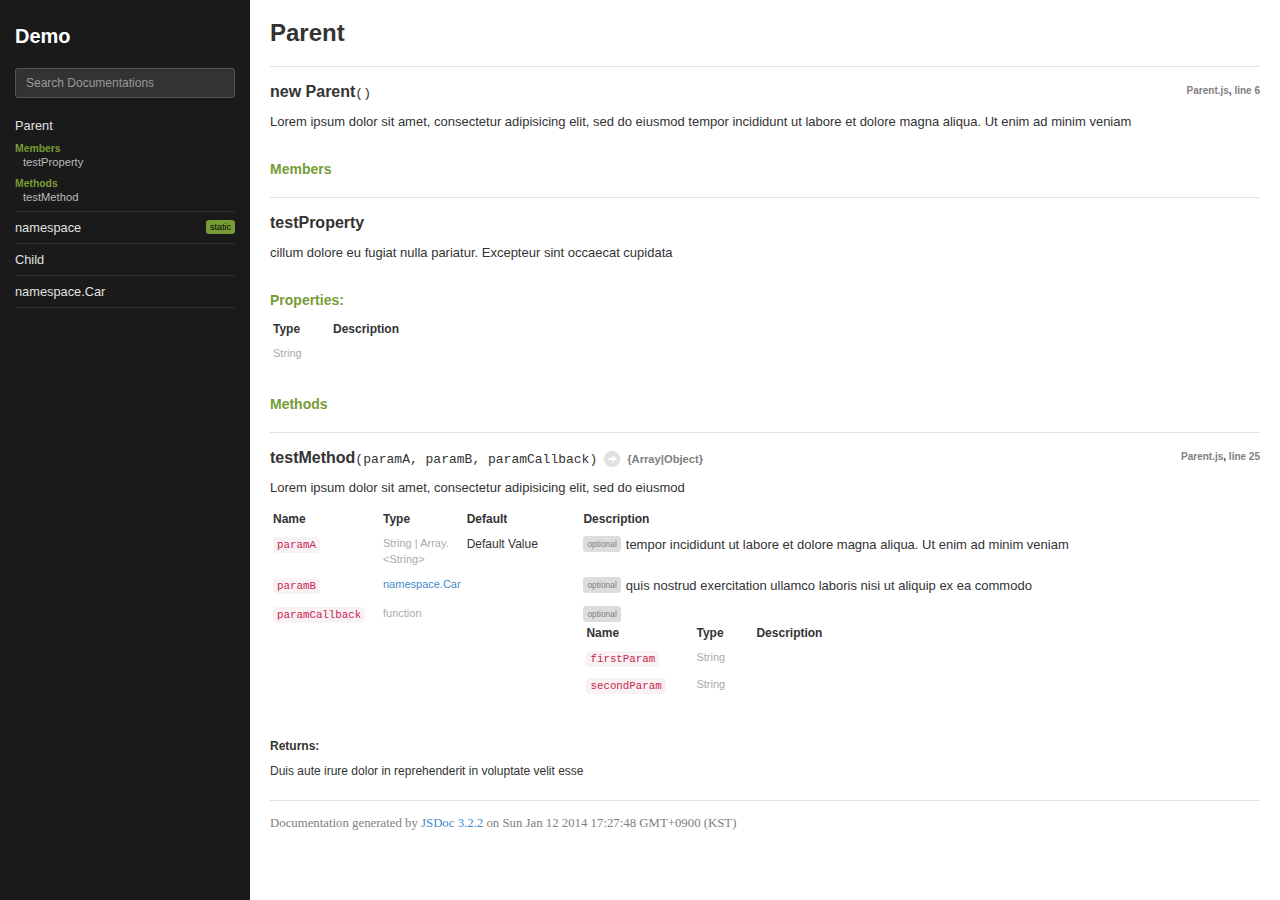
<file: lib/jaguarjs-jsdoc/demo/dist/Parent.html>
<!DOCTYPE html>
<html>
<head>
    <meta charset="utf-8">
    <title>Class: Parent</title>
    <meta name="description" content="" />
    <meta name="keywords" content="" />
    <meta name="keyword" content="" />
    <meta property="og:title" content=""/>
    <meta property="og:type" content="website"/>
    <meta property="og:image" content=""/>
    <meta property="og:site_name" content=""/>
    <meta property="og:url" content=""/>
    <script src="scripts/prettify/prettify.js"></script>
    <script src="scripts/prettify/lang-css.js"></script>
    <script src="scripts/jquery.min.js"></script>
    <!--[if lt IE 9]>
      <script src="//html5shiv.googlecode.com/svn/trunk/html5.js"></script>
    <![endif]-->
    <link type="text/css" rel="stylesheet" href="styles/prettify-tomorrow.css">
    <link type="text/css" rel="stylesheet" href="styles/bootstrap.min.css">
    <link type="text/css" rel="stylesheet" href="styles/jaguar.css">
    
    
    <script>
    var config = {"monospaceLinks":true,"cleverLinks":true,"default":{"outputSourceFiles":true},"applicationName":"Demo","disqus":"","googleAnalytics":"","openGraph":{"title":"","type":"website","image":"","site_name":"","url":""},"meta":{"title":"","description":"","keyword":""}};
    </script>
    

    
</head>
<body>
<div id="wrap" class="clearfix">
    
<div class="navigation">
    <h3 class="applicationName"><a href="index.html">Demo</a></h3>

    <div class="search">
        <input id="search" type="text" class="form-control input-sm" placeholder="Search Documentations">
    </div>
    <ul class="list">
    
        <li class="item" data-name="namespace">
            <span class="title">
                <a href="namespace.html">namespace</a>
                
                <span class="static">static</span>
                
            </span>
            <ul class="members itemMembers">
            
            </ul>
            <ul class="typedefs itemMembers">
            
            </ul>
            <ul class="methods itemMembers">
            
            </ul>
            <ul class="events itemMembers">
            
            </ul>
        </li>
    
        <li class="item" data-name="Child">
            <span class="title">
                <a href="Child.html">Child</a>
                
            </span>
            <ul class="members itemMembers">
            
            <span class="subtitle">Members</span>
            
                <li data-name="Child#testProperty"><a href="Child.html#testProperty">testProperty</a></li>
            
                <li data-name="Child#testPropertyInChild"><a href="Child.html#testPropertyInChild">testPropertyInChild</a></li>
            
            </ul>
            <ul class="typedefs itemMembers">
            
            </ul>
            <ul class="methods itemMembers">
            
            <span class="subtitle">Methods</span>
            
                <li data-name="Child#returnObject"><a href="Child.html#returnObject">returnObject</a></li>
            
                <li data-name="Child#testMethod"><a href="Child.html#testMethod">testMethod</a></li>
            
                <li data-name="Child#testMethodInChild"><a href="Child.html#testMethodInChild">testMethodInChild</a></li>
            
            </ul>
            <ul class="events itemMembers">
            
            </ul>
        </li>
    
        <li class="item" data-name="namespace.Car">
            <span class="title">
                <a href="namespace.Car.html">namespace.Car</a>
                
            </span>
            <ul class="members itemMembers">
            
            </ul>
            <ul class="typedefs itemMembers">
            
            </ul>
            <ul class="methods itemMembers">
            
            <span class="subtitle">Methods</span>
            
                <li data-name="namespace.Car#testMethod"><a href="namespace.Car.html#testMethod">testMethod</a></li>
            
            </ul>
            <ul class="events itemMembers">
            
            <span class="subtitle">Events</span>
            
                <li data-name="namespace.Car#event:testEvent"><a href="namespace.Car.html#event:testEvent">testEvent</a></li>
            
            </ul>
        </li>
    
        <li class="item" data-name="Parent">
            <span class="title">
                <a href="Parent.html">Parent</a>
                
            </span>
            <ul class="members itemMembers">
            
            <span class="subtitle">Members</span>
            
                <li data-name="Parent#testProperty"><a href="Parent.html#testProperty">testProperty</a></li>
            
            </ul>
            <ul class="typedefs itemMembers">
            
            </ul>
            <ul class="methods itemMembers">
            
            <span class="subtitle">Methods</span>
            
                <li data-name="Parent#testMethod"><a href="Parent.html#testMethod">testMethod</a></li>
            
            </ul>
            <ul class="events itemMembers">
            
            </ul>
        </li>
    
    </ul>
</div>
    <div class="main">
        <h1 class="page-title" data-filename="Parent.html">Class: Parent</h1>
        



<section>
    
<header>
    <h2>
    Parent
    </h2>
    
</header>  

<article>
    <div class="container-overview">
    
    
    
        
<dt>
    <div class="nameContainer">
        <h4 class="name" id="Parent">
            
            new Parent<span class="signature">()</span>
        </h4>
    
        
        <div class="tag-source">
            <a href="Parent.js.html">Parent.js</a>, <a href="Parent.js.html#line6">line 6</a>
        </div>
        
    </div>

    
</dt>
<dd>
    
    
    <div class="description">
        <p>Lorem ipsum dolor sit amet, consectetur adipisicing elit, sed do eiusmod
tempor incididunt ut labore et dolore magna aliqua. Ut enim ad minim veniam</p>
    </div>
    

    
    
    
    
    
    
    
<dl class="details">
    
        
    
    
    

    
    
    
    
    
    
    
    
    
    
    
    
    
    
    
</dl>

    
    

    

    
    
    
    
    
    
    
</dd>

    
    </div>
    
    
    
    
    
    
    
    
    
    
    
    
        <h3 class="subsection-title">Members</h3>
        
        <dl>
            
<dt>
    <div class="nameContainer">
        <h4 class="name" id="testProperty">testProperty</h4>
    </div>
    
    
</dt>
<dd>
    
    <div class="description">
        <p>cillum dolore eu fugiat nulla pariatur. Excepteur sint occaecat cupidata</p>
    </div>
    
    
    
<dl class="details">
    
        
        <h5 class="subsection-title">Properties:</h5>
        
        <dl>

<table class="props">
    <thead>
	<tr>
		
		
		<th>Type</th>
		
		
		
		
		
		<th class="last">Description</th>
	</tr>
	</thead>
	
	<tbody>
	
	
        <tr>
            
            
            <td class="type">
            
                
<span class="param-type">String</span>


            
            </td>
            
            
            
            
            
            <td class="description last"></td>
        </tr>
	
	
	</tbody>
</table></dl>
        
    
        
    
    
    

    
    
    
    
    
    
    
    
    
    
    
    
    
    
    
</dl>

    
    
</dd>

        </dl>
    
    
    
        <h3 class="subsection-title">Methods</h3>
        
        <dl>
            
<dt>
    <div class="nameContainer">
        <h4 class="name" id="testMethod">
            
            testMethod<span class="signature">(<span class="optional">paramA</span>, <span class="optional">paramB</span>, <span class="optional">paramCallback</span>)</span><span class="glyphicon glyphicon-circle-arrow-right"></span><span class="type-signature returnType">{Array|Object}</span>
        </h4>
    
        
        <div class="tag-source">
            <a href="Parent.js.html">Parent.js</a>, <a href="Parent.js.html#line25">line 25</a>
        </div>
        
    </div>

    
</dt>
<dd>
    
    
    <div class="description">
        <p>Lorem ipsum dolor sit amet, consectetur adipisicing elit, sed do eiusmod</p>
    </div>
    

    
    
    
    
    
        

<table class="params">
    <thead>
	<tr>
		
		<th>Name</th>
		
		
		<th>Type</th>
		
		
		<th>Default</th>
		
		
		<th class="last">Description</th>
	</tr>
	</thead>
	
	<tbody>
	
	
        <tr>
            
                <td class="name"><code>paramA</code></td>
            
            
            <td class="type">
            
                
<span class="param-type">String</span>
|

<span class="param-type">Array.&lt;String></span>


            
            </td>
            
            
                <td class="default">
                
                    Default Value
                
                </td>
            
            
            <td class="description last">
                
                    
                        <span class="optional">optional</span>
                    
                    
                        
                    
                
                <p>tempor incididunt ut labore et dolore magna aliqua. Ut enim ad minim veniam</p></td>
        </tr>
	
	
	
        <tr>
            
                <td class="name"><code>paramB</code></td>
            
            
            <td class="type">
            
                
<span class="param-type"><a href="namespace.Car.html">namespace.Car</a></span>


            
            </td>
            
            
                <td class="default">
                
                </td>
            
            
            <td class="description last">
                
                    
                        <span class="optional">optional</span>
                    
                    
                        
                    
                
                <p>quis nostrud exercitation ullamco laboris nisi ut aliquip ex ea commodo</p></td>
        </tr>
	
	
	
        <tr>
            
                <td class="name"><code>paramCallback</code></td>
            
            
            <td class="type">
            
                
<span class="param-type">function</span>


            
            </td>
            
            
                <td class="default">
                
                </td>
            
            
            <td class="description last">
                
                    
                        <span class="optional">optional</span>
                    
                    
                        
                    
                
                
                

<table class="params">
    <thead>
	<tr>
		
		<th>Name</th>
		
		
		<th>Type</th>
		
		
		
		<th class="last">Description</th>
	</tr>
	</thead>
	
	<tbody>
	
	
        <tr>
            
                <td class="name"><code>firstParam</code></td>
            
            
            <td class="type">
            
                
<span class="param-type">String</span>


            
            </td>
            
            
            
            <td class="description last">
                
                </td>
        </tr>
	
	
	
        <tr>
            
                <td class="name"><code>secondParam</code></td>
            
            
            <td class="type">
            
                
<span class="param-type">String</span>


            
            </td>
            
            
            
            <td class="description last">
                
                </td>
        </tr>
	
	
	</tbody>
</table>
            </td>
        </tr>
	
	
	</tbody>
</table>
    
    
    
<dl class="details">
    
        
    
    
    

    
    
    
    
    
    
    
    
    
    
    
    
    
    
    
</dl>

    
    

    

    
    
    
    
    
    
    


<h5>Returns:</h5>
Duis aute irure dolor in reprehenderit in voluptate velit esse
<br />

    
    
    
</dd>

        </dl>
    
    
    
    
    
</article>

</section>  





        

        <footer>
            Documentation generated by <a href="https://github.com/jsdoc3/jsdoc">JSDoc 3.2.2</a> on Sun Jan 12 2014 17:27:48 GMT+0900 (KST)
        </footer>
    </div>
</div>
<script>prettyPrint();</script>
<script src="scripts/linenumber.js"></script>
<script src="scripts/main.js"></script>
</body>
</html>
</file>
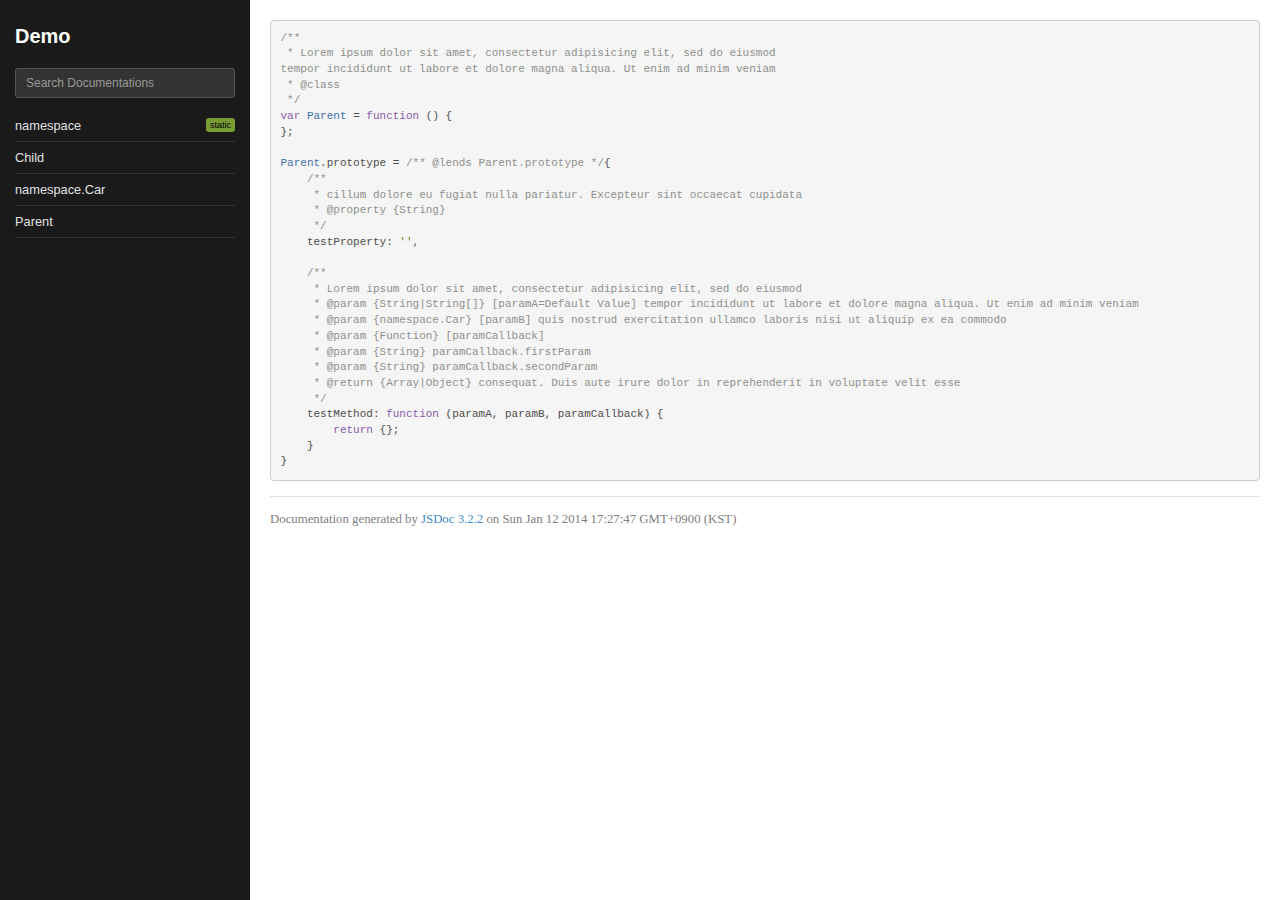
<file: lib/jaguarjs-jsdoc/demo/dist/Parent.js.html>
<!DOCTYPE html>
<html>
<head>
    <meta charset="utf-8">
    <title>Source: Parent.js</title>
    <meta name="description" content="" />
    <meta name="keywords" content="" />
    <meta name="keyword" content="" />
    <meta property="og:title" content=""/>
    <meta property="og:type" content="website"/>
    <meta property="og:image" content=""/>
    <meta property="og:site_name" content=""/>
    <meta property="og:url" content=""/>
    <script src="scripts/prettify/prettify.js"></script>
    <script src="scripts/prettify/lang-css.js"></script>
    <script src="scripts/jquery.min.js"></script>
    <!--[if lt IE 9]>
      <script src="//html5shiv.googlecode.com/svn/trunk/html5.js"></script>
    <![endif]-->
    <link type="text/css" rel="stylesheet" href="styles/prettify-tomorrow.css">
    <link type="text/css" rel="stylesheet" href="styles/bootstrap.min.css">
    <link type="text/css" rel="stylesheet" href="styles/jaguar.css">
    
    
    <script>
    var config = {"monospaceLinks":true,"cleverLinks":true,"default":{"outputSourceFiles":true},"applicationName":"Demo","disqus":"","googleAnalytics":"","openGraph":{"title":"","type":"website","image":"","site_name":"","url":""},"meta":{"title":"","description":"","keyword":""}};
    </script>
    

    
</head>
<body>
<div id="wrap" class="clearfix">
    
<div class="navigation">
    <h3 class="applicationName"><a href="index.html">Demo</a></h3>

    <div class="search">
        <input id="search" type="text" class="form-control input-sm" placeholder="Search Documentations">
    </div>
    <ul class="list">
    
        <li class="item" data-name="namespace">
            <span class="title">
                <a href="namespace.html">namespace</a>
                
                <span class="static">static</span>
                
            </span>
            <ul class="members itemMembers">
            
            </ul>
            <ul class="typedefs itemMembers">
            
            </ul>
            <ul class="methods itemMembers">
            
            </ul>
            <ul class="events itemMembers">
            
            </ul>
        </li>
    
        <li class="item" data-name="Child">
            <span class="title">
                <a href="Child.html">Child</a>
                
            </span>
            <ul class="members itemMembers">
            
            <span class="subtitle">Members</span>
            
                <li data-name="Child#testProperty"><a href="Child.html#testProperty">testProperty</a></li>
            
                <li data-name="Child#testPropertyInChild"><a href="Child.html#testPropertyInChild">testPropertyInChild</a></li>
            
            </ul>
            <ul class="typedefs itemMembers">
            
            </ul>
            <ul class="methods itemMembers">
            
            <span class="subtitle">Methods</span>
            
                <li data-name="Child#returnObject"><a href="Child.html#returnObject">returnObject</a></li>
            
                <li data-name="Child#testMethod"><a href="Child.html#testMethod">testMethod</a></li>
            
                <li data-name="Child#testMethodInChild"><a href="Child.html#testMethodInChild">testMethodInChild</a></li>
            
            </ul>
            <ul class="events itemMembers">
            
            </ul>
        </li>
    
        <li class="item" data-name="namespace.Car">
            <span class="title">
                <a href="namespace.Car.html">namespace.Car</a>
                
            </span>
            <ul class="members itemMembers">
            
            </ul>
            <ul class="typedefs itemMembers">
            
            </ul>
            <ul class="methods itemMembers">
            
            <span class="subtitle">Methods</span>
            
                <li data-name="namespace.Car#testMethod"><a href="namespace.Car.html#testMethod">testMethod</a></li>
            
            </ul>
            <ul class="events itemMembers">
            
            <span class="subtitle">Events</span>
            
                <li data-name="namespace.Car#event:testEvent"><a href="namespace.Car.html#event:testEvent">testEvent</a></li>
            
            </ul>
        </li>
    
        <li class="item" data-name="Parent">
            <span class="title">
                <a href="Parent.html">Parent</a>
                
            </span>
            <ul class="members itemMembers">
            
            <span class="subtitle">Members</span>
            
                <li data-name="Parent#testProperty"><a href="Parent.html#testProperty">testProperty</a></li>
            
            </ul>
            <ul class="typedefs itemMembers">
            
            </ul>
            <ul class="methods itemMembers">
            
            <span class="subtitle">Methods</span>
            
                <li data-name="Parent#testMethod"><a href="Parent.html#testMethod">testMethod</a></li>
            
            </ul>
            <ul class="events itemMembers">
            
            </ul>
        </li>
    
    </ul>
</div>
    <div class="main">
        <h1 class="page-title" data-filename="Parent.js.html">Source: Parent.js</h1>
        


    
    <section>
        <article>
            <pre class="prettyprint source"><code>/**
 * Lorem ipsum dolor sit amet, consectetur adipisicing elit, sed do eiusmod
tempor incididunt ut labore et dolore magna aliqua. Ut enim ad minim veniam
 * @class
 */
var Parent = function () {
};

Parent.prototype = /** @lends Parent.prototype */{
    /**
     * cillum dolore eu fugiat nulla pariatur. Excepteur sint occaecat cupidata
     * @property {String}
     */
    testProperty: '',

    /**
     * Lorem ipsum dolor sit amet, consectetur adipisicing elit, sed do eiusmod
     * @param {String|String[]} [paramA=Default Value] tempor incididunt ut labore et dolore magna aliqua. Ut enim ad minim veniam
     * @param {namespace.Car} [paramB] quis nostrud exercitation ullamco laboris nisi ut aliquip ex ea commodo
     * @param {Function} [paramCallback]
     * @param {String} paramCallback.firstParam
     * @param {String} paramCallback.secondParam
     * @return {Array|Object} consequat. Duis aute irure dolor in reprehenderit in voluptate velit esse
     */
    testMethod: function (paramA, paramB, paramCallback) {
        return {};
    }
}</code></pre>
        </article>
    </section>





        

        <footer>
            Documentation generated by <a href="https://github.com/jsdoc3/jsdoc">JSDoc 3.2.2</a> on Sun Jan 12 2014 17:27:47 GMT+0900 (KST)
        </footer>
    </div>
</div>
<script>prettyPrint();</script>
<script src="scripts/linenumber.js"></script>
<script src="scripts/main.js"></script>
</body>
</html>
</file>
<file: src/retroMenu.css>
/*
Copyright (c) 2014 Tom Wiesing

Permission is hereby granted, free of charge, to any person obtaining a copy
of this software and associated documentation files (the "Software"), to deal
in the Software without restriction, including without limitation the rights
to use, copy, modify, merge, publish, distribute, sublicense, and/or sell
copies of the Software, and to permit persons to whom the Software is
furnished to do so, subject to the following conditions:

The above copyright notice and this permission notice shall be included in
all copies or substantial portions of the Software.

THE SOFTWARE IS PROVIDED "AS IS", WITHOUT WARRANTY OF ANY KIND, EXPRESS OR
IMPLIED, INCLUDING BUT NOT LIMITED TO THE WARRANTIES OF MERCHANTABILITY,
FITNESS FOR A PARTICULAR PURPOSE AND NONINFRINGEMENT. IN NO EVENT SHALL THE
AUTHORS OR COPYRIGHT HOLDERS BE LIABLE FOR ANY CLAIM, DAMAGES OR OTHER
LIABILITY, WHETHER IN AN ACTION OF CONTRACT, TORT OR OTHERWISE, ARISING FROM,
OUT OF OR IN CONNECTION WITH THE SOFTWARE OR THE USE OR OTHER DEALINGS IN
THE SOFTWARE.
*/

.RetroMenu {
    /* The main wrapped class */

    /* Position and Size */
    position: fixed;
    width: 100%;
    height: 100%;
    left: 0;
    top: 0;

    /* We are on top! */
    z-index: 1000;

    /* Color & Text Style*/
    color: gray;
    background-color: black;
    text-align: center;
}

.RetroMenu h1 {
    /** The headng */
    color: white;
}

.RetroMenu a {
    /* Links */
    color: gray;
    text-decoration: italic;
    outline: none;
}

.RetroMenu a.active {
    /* Active link */
    color: white;
}

.RetroMenu span {
    /* Span */
}

.RetroMenu span.active {
    /* Active Span */
    color: white;
}

.RetroMenu span.tabbed {
    /* When we are not active */
    color: gray;
}

.RetroMenu input {
    /* Inputs */
    outline: none;
    border: none;

    color: white;
    text-align: center; 
    background-color: black;
}
</file>
<file: lib/PressStart2P/PressStart2P.css>
/* cyrillic */
@font-face {
  font-family: 'Press Start 2P';
  font-style: normal;
  font-weight: 400;
  src: local('Press Start 2P'), local('PressStart2P-Regular'), url(PressStart2P.woff2) format('woff2');
  unicode-range: U+0400-045F, U+0490-0491, U+04B0-04B1, U+2116;
}
/* greek */
@font-face {
  font-family: 'Press Start 2P';
  font-style: normal;
  font-weight: 400;
  src: local('Press Start 2P'), local('PressStart2P-Regular'), url(PressStart2P.woff2) format('woff2');
  unicode-range: U+0370-03FF;
}
/* latin-ext */
@font-face {
  font-family: 'Press Start 2P';
  font-style: normal;
  font-weight: 400;
  src: local('Press Start 2P'), local('PressStart2P-Regular'), url(PressStart2P.woff2) format('woff2');
  unicode-range: U+0100-024F, U+1E00-1EFF, U+20A0-20AB, U+20AD-20CF, U+2C60-2C7F, U+A720-A7FF;
}
/* latin */
@font-face {
  font-family: 'Press Start 2P';
  font-style: normal;
  font-weight: 400;
  src: local('Press Start 2P'), local('PressStart2P-Regular'), url(PressStart2P.woff2) format('woff2');
  unicode-range: U+0000-00FF, U+0131, U+0152-0153, U+02C6, U+02DA, U+02DC, U+2000-206F, U+2074, U+20AC, U+2212, U+2215, U+E0FF, U+EFFD, U+F000;
}

/** Modified: Apply it to RetroMenu **/

.RetroMenu {
	font-family: 'Press Start 2P', sans-serif;
	font-smooth: never;
}
</file>
<file: bower_components/prismjs/prism.css>
/**
 * prism.js default theme for JavaScript, CSS and HTML
 * Based on dabblet (http://dabblet.com)
 * @author Lea Verou
 */

code[class*="language-"],
pre[class*="language-"] {
	color: black;
	text-shadow: 0 1px white;
	font-family: Consolas, Monaco, 'Andale Mono', monospace;
	direction: ltr;
	text-align: left;
	white-space: pre;
	word-spacing: normal;

	-moz-tab-size: 4;
	-o-tab-size: 4;
	tab-size: 4;

	-webkit-hyphens: none;
	-moz-hyphens: none;
	-ms-hyphens: none;
	hyphens: none;
}

pre[class*="language-"]::-moz-selection, pre[class*="language-"] ::-moz-selection,
code[class*="language-"]::-moz-selection, code[class*="language-"] ::-moz-selection {
	text-shadow: none;
	background: #b3d4fc;
}

pre[class*="language-"]::selection, pre[class*="language-"] ::selection,
code[class*="language-"]::selection, code[class*="language-"] ::selection {
	text-shadow: none;
	background: #b3d4fc;
}

@media print {
	code[class*="language-"],
	pre[class*="language-"] {
		text-shadow: none;
	}
}

/* Code blocks */
pre[class*="language-"] {
	padding: 1em;
	margin: .5em 0;
	overflow: auto;
}

:not(pre) > code[class*="language-"],
pre[class*="language-"] {
	background: #f5f2f0;
}

/* Inline code */
:not(pre) > code[class*="language-"] {
	padding: .1em;
	border-radius: .3em;
}

.token.comment,
.token.prolog,
.token.doctype,
.token.cdata {
	color: slategray;
}

.token.punctuation {
	color: #999;
}

.namespace {
	opacity: .7;
}

.token.property,
.token.tag,
.token.boolean,
.token.number {
	color: #905;
}

.token.selector,
.token.attr-name,
.token.string {
	color: #690;
}

.token.operator,
.token.entity,
.token.url,
.language-css .token.string,
.style .token.string {
	color: #a67f59;
	background: hsla(0,0%,100%,.5);
}

.token.atrule,
.token.attr-value,
.token.keyword {
	color: #07a;
}


.token.regex,
.token.important {
	color: #e90;
}

.token.important {
	font-weight: bold;
}

.token.entity {
	cursor: help;
}
</file>
<file: doc/styles/prettify-tomorrow.css>
/* Tomorrow Theme */
/* Original theme - https://github.com/chriskempson/tomorrow-theme */
/* Pretty printing styles. Used with prettify.js. */
/* SPAN elements with the classes below are added by prettyprint. */
/* plain text */
.pln {
  color: #4d4d4c; }

@media screen {
  /* string content */
  .str {
    color: #718c00; }

  /* a keyword */
  .kwd {
    color: #8959a8; }

  /* a comment */
  .com {
    color: #8e908c; }

  /* a type name */
  .typ {
    color: #4271ae; }

  /* a literal value */
  .lit {
    color: #f5871f; }

  /* punctuation */
  .pun {
    color: #4d4d4c; }

  /* lisp open bracket */
  .opn {
    color: #4d4d4c; }

  /* lisp close bracket */
  .clo {
    color: #4d4d4c; }

  /* a markup tag name */
  .tag {
    color: #c82829; }

  /* a markup attribute name */
  .atn {
    color: #f5871f; }

  /* a markup attribute value */
  .atv {
    color: #3e999f; }

  /* a declaration */
  .dec {
    color: #f5871f; }

  /* a variable name */
  .var {
    color: #c82829; }

  /* a function name */
  .fun {
    color: #4271ae; } }
/* Use higher contrast and text-weight for printable form. */
@media print, projection {
  .str {
    color: #060; }

  .kwd {
    color: #006;
    font-weight: bold; }

  .com {
    color: #600;
    font-style: italic; }

  .typ {
    color: #404;
    font-weight: bold; }

  .lit {
    color: #044; }

  .pun, .opn, .clo {
    color: #440; }

  .tag {
    color: #006;
    font-weight: bold; }

  .atn {
    color: #404; }

  .atv {
    color: #060; } }
/* Style */
/*
pre.prettyprint {
  background: white;
  font-family: Menlo, Monaco, Consolas, monospace;
  font-size: 12px;
  line-height: 1.5;
  border: 1px solid #ccc;
  padding: 10px; }
*/

/* Specify class=linenums on a pre to get line numbering */
ol.linenums {
  margin-top: 0;
  margin-bottom: 0; }

/* IE indents via margin-left */
li.L0,
li.L1,
li.L2,
li.L3,
li.L4,
li.L5,
li.L6,
li.L7,
li.L8,
li.L9 {
  /* */ }

/* Alternate shading for lines */
li.L1,
li.L3,
li.L5,
li.L7,
li.L9 {
  /* */ }
</file>
<file: doc/styles/jaguar.css>
html,
body {
  font: 1em "jaf-bernino-sans", "Lucida Grande", "Lucida Sans Unicode", "Lucida Sans", Geneva, Verdana, sans-serif;
  background-color: #fff;
}
ul,
ol {
  margin: 0;
  padding: 0;
}
li {
  list-style-type: none;
}
#wrap {
  position: relative;
}
::-webkit-scrollbar {
  width: 8px;
  background-color: transparent;
}
::-webkit-scrollbar-thumb {
  background-color: gray;
  border-radius: 4px;
}
.navigation {
  position: fixed;
  float: left;
  width: 250px;
  height: 100%;
  background-color: #1a1a1a;
}
.navigation .applicationName {
  margin: 0;
  margin-top: 15px;
  padding: 10px 15px;
  font: bold 1.25em Helvetica;
  color: #fff;
}
.navigation .applicationName a {
  color: #fff;
}
.navigation .search {
  padding: 10px 15px;
}
.navigation .search input {
  background-color: #333;
  color: #fff;
  border-color: #555;
}
.navigation .list {
  padding: 10px 15px 0 15px;
  position: relative;
  overflow: auto;
  width: 100%;
}
.navigation li.item {
  margin-bottom: 8px;
  padding-bottom: 8px;
  border-bottom: 1px solid #333;
}
.navigation li.item a {
  color: #bbb;
}
.navigation li.item a:hover {
  color: #fff;
}
.navigation li.item .title {
  cursor: pointer;
  position: relative;
  display: block;
  font-size: 0.8em;
}
.navigation li.item .title a {
  color: #e1e1e1;
}
.navigation li.item .title a:hover {
  color: #fff;
}
.navigation li.item .title .static {
  display: block;
  border-radius: 3px;
  background-color: #779c34;
  color: #000;
  font-size: 0.7em;
  padding: 2px 4px;
  float: right;
}
.navigation li.item .subtitle {
  margin-top: 10px;
  font: bold 0.65em Helvetica;
  color: #779c34;
  display: block;
}
.navigation li.item ul > li {
  font-size: 0.7em;
  padding-left: 8px;
  margin-top: 2px;
}
.navigation li.item .itemMembers {
  display: none;
}
.main {
  padding: 20px 20px;
  margin-left: 250px;
}
.main .page-title {
  display: none;
}
.main h1 {
  font-weight: bold;
  font-size: 1.6em;
  margin: 0;
}
.main h2 {
  font-weight: bold;
  font-size: 1.5em;
  margin: 0;
}
.main h3 {
  font-weight: bold;
  font-size: 12px;
  margin: 5px 0;
}
.main h4 {
  font-weight: bold;
  font-size: 1em;
}
.main h5 {
  font-weight: bold;
  font-size: 12px;
}
.main dd {
  font-size: 12px;
}
.main h4.name span.type-signature {
  display: inline-block;
  border-radius: 3px;
  background-color: gray;
  color: #fff;
  font-size: 0.7em;
  padding: 2px 4px;
}
.main h4.name span.type-signature.type a {
  color: #fff;
}
.main h4.name > span.type-signature:first-child {
  margin-right: 8px;
}
.main h4.name span.type {
  margin-left: 5px;
}
.main h4.name span.glyphicon {
  display: inline-block;
  vertical-align: middle;
  color: #e1e1e1;
  margin-left: 7px;
}
.main h4.name span.returnType {
  margin-left: 3px;
  background-color: transparent!important;
  color: gray!important;
}
.main span.static {
  display: inline-block;
  border-radius: 3px;
  background-color: #779c34 !important;
  color: #fff;
  font-size: 0.7em;
  padding: 2px 4px;
  margin-right: 8px;
}
.main span.number {
  background-color: gray!important;
}
.main span.string {
  background-color: gray!important;
}
.main span.object {
  background-color: #2a6496 !important;
}
.main span.array {
  background-color: #2a6496 !important;
}
.main span.boolean {
  background-color: #ee7d7d !important;
}
.main .subsection-title {
  font-size: 14px;
  margin-top: 30px;
  color: #779c34;
}
.main .description {
  margin-top: 10px;
  font-size: 13px;
}
.main .description p {
  font-size: 13px;
}
.main .tag-source {
  font-size: 12px;
}
.main dt.tag-source {
  margin-top: 5px;
}
.main dt.tag-todo {
  font-size: 10px;
  display: inline-block;
  background-color: #2a6496;
  color: #fff;
  padding: 2px 4px;
  border-radius: 5px;
}
.main .type-signature {
  font-size: 12px;
}
.main .tag-deprecated {
  display: inline-block;
  font-size: 10px;
}
.main .important {
  background-color: #ee7d7d;
  color: #fff;
  padding: 2px 4px;
  border-radius: 5px;
}
.main .nameContainer {
  position: relative;
  margin-top: 20px;
  padding-top: 5px;
  border-top: 1px solid #e1e1e1;
}
.main .nameContainer .inherited {
  display: inline-block;
  border-radius: 3px;
  background-color: #888!important;
  font-size: 0.7em;
  padding: 2px 4px;
  margin-right: 5px;
}
.main .nameContainer .inherited a {
  color: #fff;
}
.main .nameContainer .tag-source {
  position: absolute;
  top: 17px;
  right: 0;
  font-size: 10px;
}
.main .nameContainer .tag-source a {
  color: gray;
}
.main .nameContainer.inherited {
  color: gray;
}
.main .nameContainer h4 {
  margin-right: 150px;
  line-height: 1.3;
}
.main .nameContainer h4 .signature {
  font-size: 13px;
  font-weight: normal;
  font-family: Menlo, Monaco, Consolas, "Courier New", monospace;
}
.main pre {
  font-size: 11px;
}
.main table {
  width: 100%;
  margin-bottom: 15px;
}
.main table th {
  padding: 3px 3px;
}
.main table td {
  vertical-align: top;
  padding: 5px 3px;
}
.main table .name {
  width: 110px;
}
.main table .type {
  width: 60px;
  color: #aaa;
  font-size: 11px;
}
.main table .attributes {
  width: 80px;
  color: #aaa;
  font-size: 11px;
}
.main table .description {
  font-size: 12px;
}
.main table .description p {
  margin: 0;
}
.main table .optional {
  float: left;
  border-radius: 3px;
  background-color: #ddd!important;
  font-size: 0.7em;
  padding: 2px 4px;
  margin-right: 5px;
  color: gray;
}
.main .readme p {
  margin-top: 15px;
  line-height: 1.2;
  font-size: 0.85em;
}
.main .readme h1 {
  font-size: 1.7em;
}
.main .readme h2 {
  margin-top: 30px;
  margin-bottom: 10px;
  padding-bottom: 10px;
  border-bottom: 1px solid #e1e1e1;
}
.main .readme li {
  font-size: 0.9em;
  margin-bottom: 10px;
}
.main article ol,
.main article ul {
  margin-left: 25px;
}
.main article ol > li {
  list-style-type: decimal;
  margin-bottom: 5px;
}
.main article ul > li {
  margin-bottom: 5px;
  list-style-type: disc;
}
footer {
  margin: 15px 0;
  padding-top: 15px;
  border-top: 1px solid #e1e1e1;
  font-family: "freight-text-pro", Georgia, Cambria, "Times New Roman", Times, serif;
  font-size: 0.8em;
  color: gray;
}
</file>
<file: lib/jaguarjs-jsdoc/demo/dist/styles/prettify-tomorrow.css>
/* Tomorrow Theme */
/* Original theme - https://github.com/chriskempson/tomorrow-theme */
/* Pretty printing styles. Used with prettify.js. */
/* SPAN elements with the classes below are added by prettyprint. */
/* plain text */
.pln {
  color: #4d4d4c; }

@media screen {
  /* string content */
  .str {
    color: #718c00; }

  /* a keyword */
  .kwd {
    color: #8959a8; }

  /* a comment */
  .com {
    color: #8e908c; }

  /* a type name */
  .typ {
    color: #4271ae; }

  /* a literal value */
  .lit {
    color: #f5871f; }

  /* punctuation */
  .pun {
    color: #4d4d4c; }

  /* lisp open bracket */
  .opn {
    color: #4d4d4c; }

  /* lisp close bracket */
  .clo {
    color: #4d4d4c; }

  /* a markup tag name */
  .tag {
    color: #c82829; }

  /* a markup attribute name */
  .atn {
    color: #f5871f; }

  /* a markup attribute value */
  .atv {
    color: #3e999f; }

  /* a declaration */
  .dec {
    color: #f5871f; }

  /* a variable name */
  .var {
    color: #c82829; }

  /* a function name */
  .fun {
    color: #4271ae; } }
/* Use higher contrast and text-weight for printable form. */
@media print, projection {
  .str {
    color: #060; }

  .kwd {
    color: #006;
    font-weight: bold; }

  .com {
    color: #600;
    font-style: italic; }

  .typ {
    color: #404;
    font-weight: bold; }

  .lit {
    color: #044; }

  .pun, .opn, .clo {
    color: #440; }

  .tag {
    color: #006;
    font-weight: bold; }

  .atn {
    color: #404; }

  .atv {
    color: #060; } }
/* Style */
/*
pre.prettyprint {
  background: white;
  font-family: Menlo, Monaco, Consolas, monospace;
  font-size: 12px;
  line-height: 1.5;
  border: 1px solid #ccc;
  padding: 10px; }
*/

/* Specify class=linenums on a pre to get line numbering */
ol.linenums {
  margin-top: 0;
  margin-bottom: 0; }

/* IE indents via margin-left */
li.L0,
li.L1,
li.L2,
li.L3,
li.L4,
li.L5,
li.L6,
li.L7,
li.L8,
li.L9 {
  /* */ }

/* Alternate shading for lines */
li.L1,
li.L3,
li.L5,
li.L7,
li.L9 {
  /* */ }
</file>
<file: lib/jaguarjs-jsdoc/demo/dist/styles/jaguar.css>
html,
body {
  font: 1em "jaf-bernino-sans", "Lucida Grande", "Lucida Sans Unicode", "Lucida Sans", Geneva, Verdana, sans-serif;
  background-color: #fff;
}
ul,
ol {
  margin: 0;
  padding: 0;
}
li {
  list-style-type: none;
}
#wrap {
  position: relative;
}
::-webkit-scrollbar {
  width: 8px;
  background-color: transparent;
}
::-webkit-scrollbar-thumb {
  background-color: gray;
  border-radius: 4px;
}
.navigation {
  position: fixed;
  float: left;
  width: 250px;
  height: 100%;
  background-color: #1a1a1a;
}
.navigation .applicationName {
  margin: 0;
  margin-top: 15px;
  padding: 10px 15px;
  font: bold 1.25em Helvetica;
  color: #fff;
}
.navigation .applicationName a {
  color: #fff;
}
.navigation .search {
  padding: 10px 15px;
}
.navigation .search input {
  background-color: #333;
  color: #fff;
  border-color: #555;
}
.navigation .list {
  padding: 10px 15px 0 15px;
  position: relative;
  overflow: auto;
  width: 100%;
}
.navigation li.item {
  margin-bottom: 8px;
  padding-bottom: 8px;
  border-bottom: 1px solid #333;
}
.navigation li.item a {
  color: #bbb;
}
.navigation li.item a:hover {
  color: #fff;
}
.navigation li.item .title {
  cursor: pointer;
  position: relative;
  display: block;
  font-size: 0.8em;
}
.navigation li.item .title a {
  color: #e1e1e1;
}
.navigation li.item .title a:hover {
  color: #fff;
}
.navigation li.item .title .static {
  display: block;
  border-radius: 3px;
  background-color: #779c34;
  color: #000;
  font-size: 0.7em;
  padding: 2px 4px;
  float: right;
}
.navigation li.item .subtitle {
  margin-top: 10px;
  font: bold 0.65em Helvetica;
  color: #779c34;
  display: block;
}
.navigation li.item ul > li {
  font-size: 0.7em;
  padding-left: 8px;
  margin-top: 2px;
}
.navigation li.item .itemMembers {
  display: none;
}
.main {
  padding: 20px 20px;
  margin-left: 250px;
}
.main .page-title {
  display: none;
}
.main h1 {
  font-weight: bold;
  font-size: 1.6em;
  margin: 0;
}
.main h2 {
  font-weight: bold;
  font-size: 1.5em;
  margin: 0;
}
.main h3 {
  font-weight: bold;
  font-size: 12px;
  margin: 5px 0;
}
.main h4 {
  font-weight: bold;
  font-size: 1em;
}
.main h5 {
  font-weight: bold;
  font-size: 12px;
}
.main dd {
  font-size: 12px;
}
.main h4.name span.type-signature {
  display: inline-block;
  border-radius: 3px;
  background-color: gray;
  color: #fff;
  font-size: 0.7em;
  padding: 2px 4px;
}
.main h4.name span.type {
  margin-left: 5px;
}
.main h4.name span.glyphicon {
  display: inline-block;
  vertical-align: middle;
  color: #e1e1e1;
  margin-left: 7px;
}
.main h4.name span.returnType {
  margin-left: 3px;
  background-color: transparent!important;
  color: gray!important;
}
.main span.static {
  display: inline-block;
  border-radius: 3px;
  background-color: #779c34 !important;
  color: #fff;
  font-size: 0.7em;
  padding: 2px 4px;
  margin-right: 8px;
}
.main span.number {
  background-color: gray!important;
}
.main span.string {
  background-color: gray!important;
}
.main span.object {
  background-color: #2a6496 !important;
}
.main span.array {
  background-color: #2a6496 !important;
}
.main span.boolean {
  background-color: #ee7d7d !important;
}
.main .subsection-title {
  font-size: 14px;
  margin-top: 30px;
  color: #779c34;
}
.main .description {
  margin-top: 10px;
  font-size: 13px;
}
.main .description p {
  font-size: 13px;
}
.main .tag-source {
  font-size: 12px;
}
.main dt.tag-source {
  margin-top: 5px;
}
.main dt.tag-todo {
  font-size: 10px;
  display: inline-block;
  background-color: #2a6496;
  color: #fff;
  padding: 2px 4px;
  border-radius: 5px;
}
.main .type-signature {
  font-size: 12px;
}
.main .tag-deprecated {
  display: inline-block;
  font-size: 10px;
}
.main .important {
  background-color: #ee7d7d;
  color: #fff;
  padding: 2px 4px;
  border-radius: 5px;
}
.main .nameContainer {
  position: relative;
  margin-top: 20px;
  padding-top: 5px;
  border-top: 1px solid #e1e1e1;
}
.main .nameContainer .inherited {
  display: inline-block;
  border-radius: 3px;
  background-color: #888!important;
  font-size: 0.7em;
  padding: 2px 4px;
  margin-right: 5px;
}
.main .nameContainer .inherited a {
  color: #fff;
}
.main .nameContainer .tag-source {
  position: absolute;
  top: 17px;
  right: 0;
  font-size: 10px;
}
.main .nameContainer .tag-source a {
  color: gray;
}
.main .nameContainer.inherited {
  color: gray;
}
.main .nameContainer h4 {
  margin-right: 150px;
  line-height: 1.3;
}
.main .nameContainer h4 .signature {
  font-size: 13px;
  font-weight: normal;
  font-family: Menlo, Monaco, Consolas, "Courier New", monospace;
}
.main pre {
  font-size: 11px;
}
.main table {
  width: 100%;
  margin-bottom: 15px;
}
.main table th {
  padding: 3px 3px;
}
.main table td {
  vertical-align: top;
  padding: 5px 3px;
}
.main table .name {
  width: 110px;
}
.main table .type {
  width: 60px;
  color: #aaa;
  font-size: 11px;
}
.main table .attributes {
  width: 80px;
  color: #aaa;
  font-size: 11px;
}
.main table .description {
  font-size: 12px;
}
.main table .description p {
  margin: 0;
}
.main table .optional {
  float: left;
  border-radius: 3px;
  background-color: #ddd!important;
  font-size: 0.7em;
  padding: 2px 4px;
  margin-right: 5px;
  color: gray;
}
.main .readme p {
  margin-top: 15px;
  line-height: 1.2;
  font-size: 0.85em;
}
.main .readme h1 {
  font-size: 1.7em;
}
.main .readme h2 {
  margin-top: 30px;
  margin-bottom: 10px;
  padding-bottom: 10px;
  border-bottom: 1px solid #e1e1e1;
}
.main .readme li {
  font-size: 0.9em;
  margin-bottom: 10px;
}
.main article ol,
.main article ul {
  margin-left: 25px;
}
.main article ol > li {
  list-style-type: decimal;
  margin-bottom: 5px;
}
.main article ul > li {
  margin-bottom: 5px;
  list-style-type: disc;
}
footer {
  margin: 15px 0;
  padding-top: 15px;
  border-top: 1px solid #e1e1e1;
  font-family: "freight-text-pro", Georgia, Cambria, "Times New Roman", Times, serif;
  font-size: 0.8em;
  color: gray;
}
</file>
